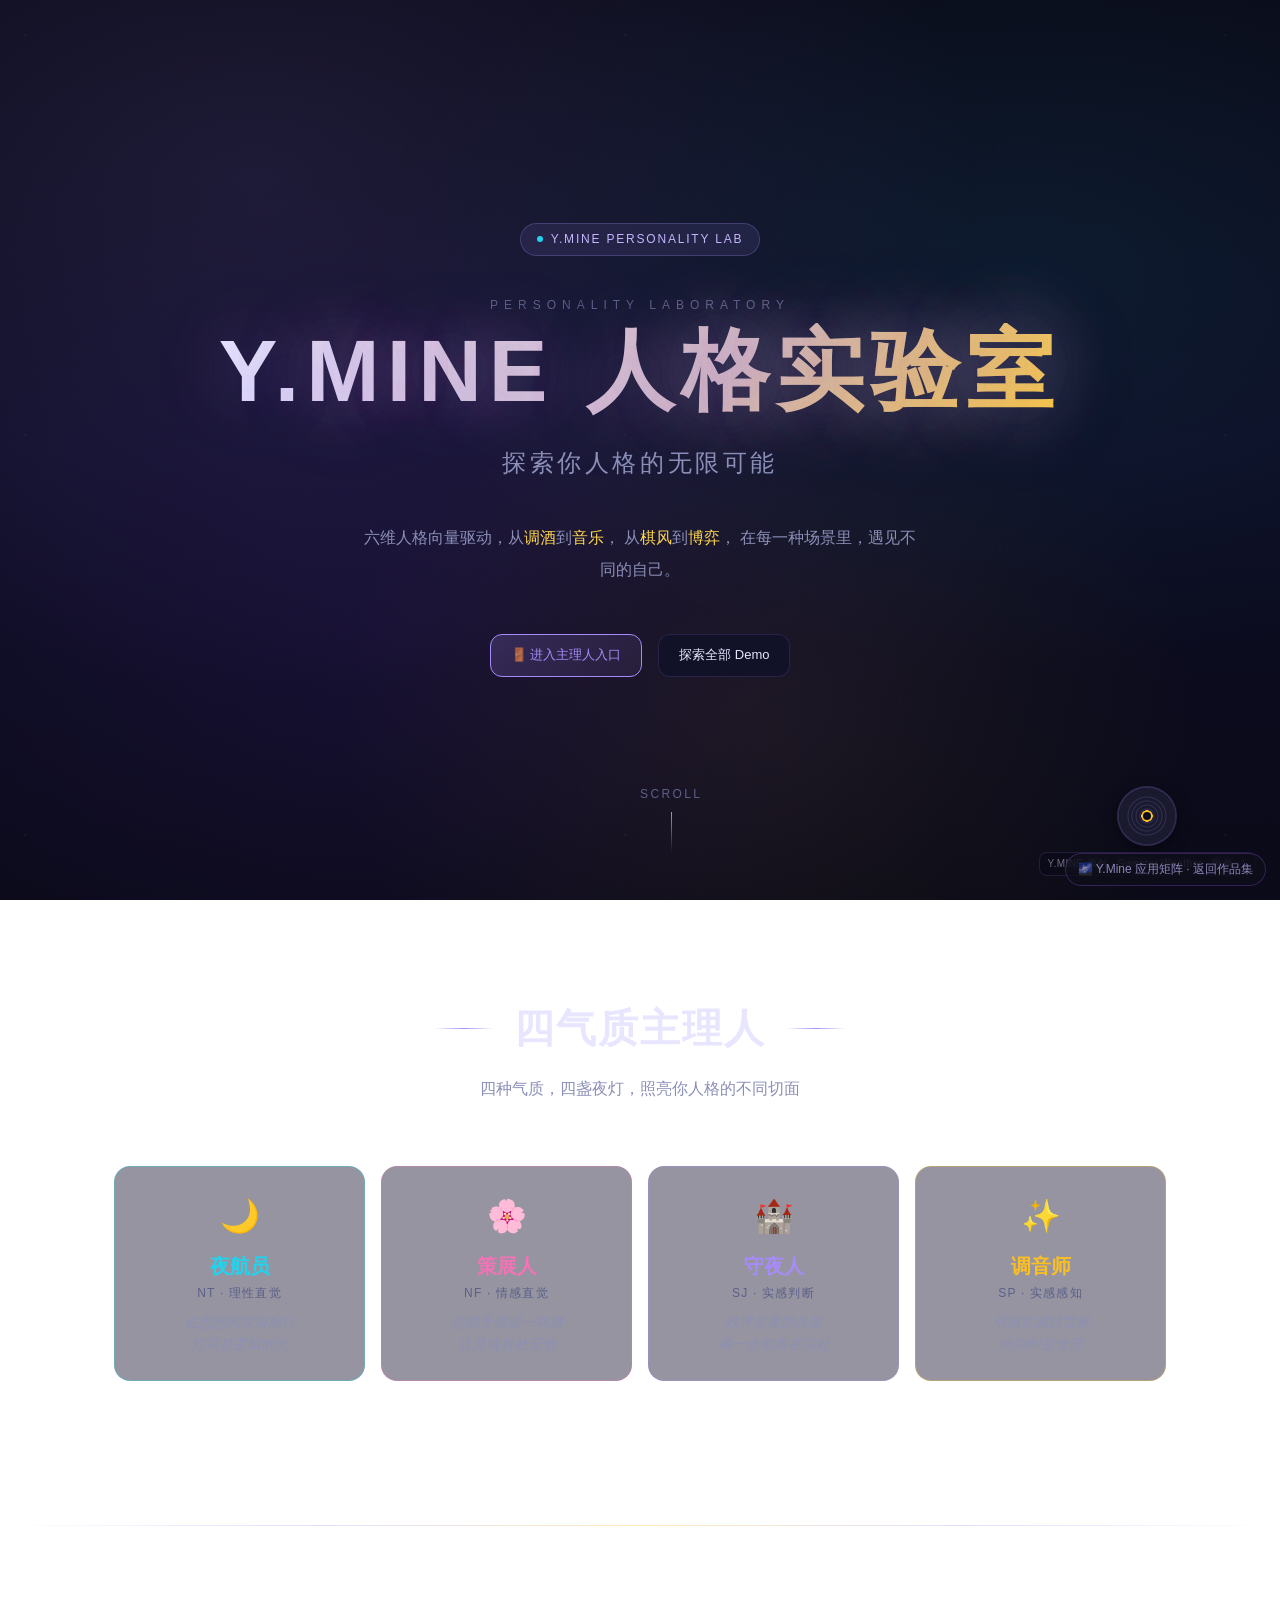
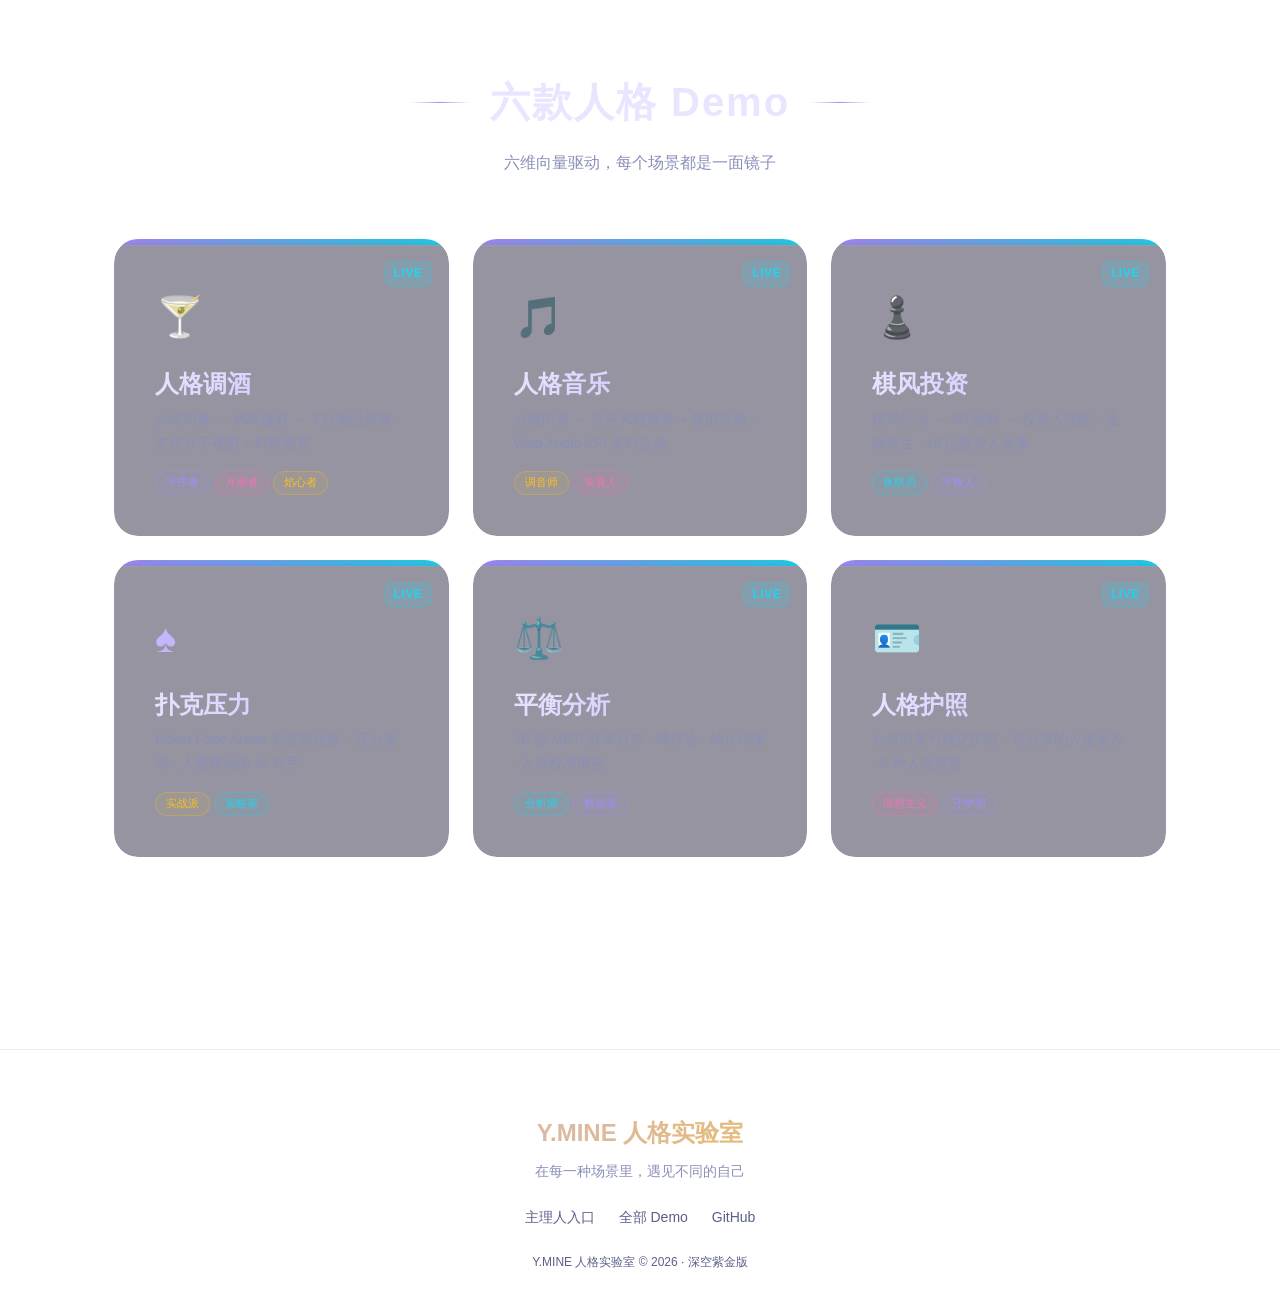
<file: index.html>
<!DOCTYPE html>
<html lang="zh-CN">
<head>
  <meta charset="UTF-8">
  <meta name="viewport" content="width=device-width, initial-scale=1.0">
  <title>Y.MINE 人格实验室 — 探索你人格的无限可能</title>
  <meta name="description" content="Y.MINE 人格实验室 - 用调酒、音乐、棋风等趣味方式探索你的人格维度">
  <link rel="stylesheet" href="shared/styles.css">
  <style>
    /* ---------- Hero 区域 ---------- */
    .hero {
      min-height: 100vh;
      display: flex;
      flex-direction: column;
      align-items: center;
      justify-content: center;
      padding: var(--space-4xl) var(--space-lg);
      text-align: center;
      position: relative;
    }

    .hero-badge {
      display: inline-flex;
      align-items: center;
      gap: 8px;
      padding: 6px 16px;
      background: rgba(167, 139, 250, 0.1);
      border: 1px solid rgba(167, 139, 250, 0.25);
      border-radius: var(--radius-full);
      font-size: var(--fs-micro);
      color: var(--primary-purple-light);
      letter-spacing: 0.15em;
      margin-bottom: var(--space-xl);
      animation: fadeInUp 0.8s ease;
    }

    .hero-badge-dot {
      width: 6px;
      height: 6px;
      background: var(--neon-cyan);
      border-radius: 50%;
      animation: pulse-glow 2s ease-in-out infinite;
    }

    .hero-title-wrap {
      margin-bottom: var(--space-lg);
      animation: fadeInUp 0.8s ease 0.1s both;
    }

    .hero-title-en {
      font-size: var(--fs-micro);
      letter-spacing: 0.5em;
      color: var(--text-muted);
      margin-bottom: var(--space-sm);
      text-transform: uppercase;
    }

    .hero-subtitle {
      animation: fadeInUp 0.8s ease 0.2s both;
      max-width: 500px;
      margin: 0 auto var(--space-xl);
      font-size: var(--fs-h3);
      font-weight: var(--fw-light);
      color: var(--text-secondary);
      letter-spacing: 0.15em;
    }

    .hero-narrative {
      font-size: var(--fs-body);
      color: var(--text-secondary);
      max-width: 560px;
      line-height: 2;
      margin-bottom: var(--space-2xl);
      animation: fadeInUp 0.8s ease 0.3s both;
    }

    .hero-narrative em {
      font-style: normal;
      color: var(--amber-gold-light);
    }

    .hero-cta-group {
      display: flex;
      gap: var(--space-md);
      flex-wrap: wrap;
      justify-content: center;
      animation: fadeInUp 0.8s ease 0.4s both;
    }

    .hero-scroll-hint {
      position: absolute;
      bottom: var(--space-2xl);
      left: 50%;
      transform: translateX(-50%);
      display: flex;
      flex-direction: column;
      align-items: center;
      gap: var(--space-sm);
      color: var(--text-muted);
      font-size: var(--fs-micro);
      letter-spacing: 0.2em;
      animation: fadeInUp 0.8s ease 0.6s both, float 3s ease-in-out 1.4s infinite;
    }

    .hero-scroll-hint::after {
      content: '';
      width: 1px;
      height: 40px;
      background: linear-gradient(180deg, var(--primary-purple), transparent);
    }

    /* ---------- Demo 网格 ---------- */
    .demos-section {
      padding: var(--space-4xl) 0;
    }

    .demos-grid {
      display: grid;
      grid-template-columns: repeat(3, 1fr);
      gap: var(--space-lg);
    }

    @media (max-width: 1024px) {
      .demos-grid { grid-template-columns: repeat(2, 1fr); }
    }

    @media (max-width: 640px) {
      .demos-grid { grid-template-columns: 1fr; }
    }

    .demo-card {
      position: relative;
      display: block;
      text-decoration: none;
      border-radius: var(--radius-xl);
      overflow: hidden;
      transition: all var(--transition-base);
      animation: fadeInUp 0.6s ease both;
    }

    .demo-card:nth-child(1) { animation-delay: 0.1s; }
    .demo-card:nth-child(2) { animation-delay: 0.15s; }
    .demo-card:nth-child(3) { animation-delay: 0.2s; }
    .demo-card:nth-child(4) { animation-delay: 0.25s; }
    .demo-card:nth-child(5) { animation-delay: 0.3s; }
    .demo-card:nth-child(6) { animation-delay: 0.35s; }

    .demo-card:hover {
      transform: translateY(-6px);
    }

    .demo-card-top {
      height: 6px;
      background: linear-gradient(90deg, var(--primary-purple), var(--neon-cyan));
    }

    .demo-card-body {
      padding: var(--space-xl);
      background: var(--glass-bg);
      backdrop-filter: blur(var(--glass-blur));
      -webkit-backdrop-filter: blur(var(--glass-blur));
      border: 1px solid var(--glass-border);
      border-top: none;
      border-radius: 0 0 var(--radius-xl) var(--radius-xl);
      box-shadow:
        inset 0 1px 0 rgba(255, 255, 255, 0.05),
        0 8px 32px rgba(0, 0, 0, 0.3);
      transition: all var(--transition-base);
      height: 100%;
    }

    .demo-card:hover .demo-card-body {
      border-color: rgba(167, 139, 250, 0.35);
      box-shadow:
        inset 0 1px 0 rgba(255, 255, 255, 0.08),
        0 20px 50px rgba(0, 0, 0, 0.4),
        0 0 40px rgba(167, 139, 250, 0.12);
    }

    .demo-emoji {
      font-size: 2.5rem;
      margin-bottom: var(--space-md);
      display: block;
      transition: transform var(--transition-bounce);
    }

    .demo-card:hover .demo-emoji {
      transform: scale(1.1) rotate(-5deg);
    }

    .demo-name {
      font-size: var(--fs-h3);
      font-weight: var(--fw-bold);
      margin-bottom: var(--space-xs);
      background: linear-gradient(135deg, var(--text-primary), var(--primary-purple-light));
      -webkit-background-clip: text;
      background-clip: text;
      -webkit-text-fill-color: transparent;
    }

    .demo-description {
      font-size: var(--fs-small);
      color: var(--text-secondary);
      line-height: 1.7;
      margin-bottom: var(--space-md);
    }

    .demo-tags {
      display: flex;
      flex-wrap: wrap;
      gap: var(--space-xs);
    }

    .demo-badge {
      position: absolute;
      top: var(--space-md);
      right: var(--space-md);
      font-size: var(--fs-micro);
      padding: 2px 8px;
      border-radius: var(--radius-sm);
      font-weight: var(--fw-semibold);
      letter-spacing: 0.05em;
    }

    .demo-badge-live {
      background: rgba(34, 211, 238, 0.15);
      color: var(--neon-cyan);
      border: 1px solid rgba(34, 211, 238, 0.3);
    }

    /* ---------- 气质四象限 ---------- */
    .temperaments-section {
      padding: var(--space-4xl) 0;
      position: relative;
    }

    .temp-grid {
      display: grid;
      grid-template-columns: repeat(4, 1fr);
      gap: var(--space-md);
    }

    @media (max-width: 768px) {
      .temp-grid { grid-template-columns: repeat(2, 1fr); }
    }

    .temp-card {
      padding: var(--space-lg);
      border-radius: var(--radius-lg);
      text-align: center;
      transition: all var(--transition-base);
      position: relative;
      overflow: hidden;
      background: var(--glass-bg);
      backdrop-filter: blur(var(--glass-blur));
      -webkit-backdrop-filter: blur(var(--glass-blur));
      border: 1px solid var(--glass-border);
    }

    .temp-card:hover {
      transform: translateY(-4px);
    }

    .temp-card.nt { border-color: rgba(34, 211, 238, 0.3); }
    .temp-card.nt:hover { box-shadow: 0 0 30px rgba(34, 211, 238, 0.15); }
    .temp-card.nf { border-color: rgba(244, 114, 182, 0.3); }
    .temp-card.nf:hover { box-shadow: 0 0 30px rgba(244, 114, 182, 0.15); }
    .temp-card.sj { border-color: rgba(167, 139, 250, 0.3); }
    .temp-card.sj:hover { box-shadow: 0 0 30px rgba(167, 139, 250, 0.15); }
    .temp-card.sp { border-color: rgba(251, 191, 36, 0.3); }
    .temp-card.sp:hover { box-shadow: 0 0 30px rgba(251, 191, 36, 0.15); }

    .temp-emoji {
      font-size: 2rem;
      margin-bottom: var(--space-sm);
    }

    .temp-name {
      font-size: var(--fs-h4);
      font-weight: var(--fw-bold);
      margin-bottom: 2px;
    }

    .temp-card.nt .temp-name { color: var(--nt-color); }
    .temp-card.nf .temp-name { color: var(--nf-color); }
    .temp-card.sj .temp-name { color: var(--sj-color); }
    .temp-card.sp .temp-name { color: var(--sp-color); }

    .temp-role {
      font-size: var(--fs-micro);
      color: var(--text-muted);
      letter-spacing: 0.1em;
    }

    .temp-poem {
      font-size: var(--fs-small);
      color: var(--text-secondary);
      margin-top: var(--space-sm);
      line-height: 1.6;
      font-style: italic;
      opacity: 0.8;
    }

    /* ---------- 页脚 ---------- */
    .site-footer {
      padding: var(--space-3xl) 0 var(--space-xl);
      border-top: 1px solid var(--glass-border);
      text-align: center;
      margin-top: var(--space-4xl);
    }

    .footer-brand {
      font-size: var(--fs-h3);
      font-weight: var(--fw-bold);
      background: linear-gradient(135deg, var(--primary-purple-light), var(--amber-gold));
      -webkit-background-clip: text;
      background-clip: text;
      -webkit-text-fill-color: transparent;
      margin-bottom: var(--space-sm);
    }

    .footer-tagline {
      font-size: var(--fs-small);
      color: var(--text-secondary);
      margin-bottom: var(--space-lg);
    }

    .footer-links {
      display: flex;
      justify-content: center;
      gap: var(--space-lg);
      margin-bottom: var(--space-lg);
      flex-wrap: wrap;
    }

    .footer-link {
      font-size: var(--fs-small);
      color: var(--text-muted);
      transition: color var(--transition-fast);
    }

    .footer-link:hover {
      color: var(--primary-purple-light);
    }

    .footer-copyright {
      font-size: var(--fs-micro);
      color: var(--text-muted);
    }
  </style>
  <link rel="stylesheet" href="shared/radio.css">
</head>
<body>
  <!-- Hero 区域 -->
  <section class="hero">
    <div class="hero-badge">
      <span class="hero-badge-dot"></span>
      Y.MINE PERSONALITY LAB
    </div>

    <div class="hero-title-wrap">
      <div class="hero-title-en">Personality Laboratory</div>
      <h1 class="hero-title" data-text="Y.MINE 人格实验室">Y.MINE 人格实验室</h1>
    </div>

    <p class="hero-subtitle">探索你人格的无限可能</p>

    <p class="hero-narrative">
      六维人格向量驱动，从<em>调酒</em>到<em>音乐</em>，
      从<em>棋风</em>到<em>博弈</em>，
      在每一种场景里，遇见不同的自己。
    </p>

    <div class="hero-cta-group">
      <a href="host-intro/" class="btn btn-primary btn-shimmer">🚪 进入主理人入口</a>
      <a href="#demos" class="btn btn-ghost">探索全部 Demo</a>
    </div>

    <div class="hero-scroll-hint">
      SCROLL
    </div>
  </section>

  <!-- 气质四象限 -->
  <section class="temperaments-section">
    <div class="container">
      <div class="section-header">
        <h2 class="section-title">四气质主理人</h2>
        <p class="section-desc">四种气质，四盏夜灯，照亮你人格的不同切面</p>
      </div>

      <div class="temp-grid">
        <div class="temp-card nt">
          <div class="temp-emoji">🌙</div>
          <div class="temp-name">夜航员</div>
          <div class="temp-role">NT · 理性直觉</div>
          <div class="temp-poem">在思想的深海航行<br>灯塔是逻辑的光</div>
        </div>
        <div class="temp-card nf">
          <div class="temp-emoji">🌸</div>
          <div class="temp-name">策展人</div>
          <div class="temp-role">NF · 情感直觉</div>
          <div class="temp-poem">把感受调成一杯酒<br>让灵魂有处安放</div>
        </div>
        <div class="temp-card sj">
          <div class="temp-emoji">🏰</div>
          <div class="temp-name">守夜人</div>
          <div class="temp-role">SJ · 实感判断</div>
          <div class="temp-poem">秩序是夜的骨架<br>每一步都落在实处</div>
        </div>
        <div class="temp-card sp">
          <div class="temp-emoji">✨</div>
          <div class="temp-name">调音师</div>
          <div class="temp-role">SP · 实感感知</div>
          <div class="temp-poem">用感官调试世界<br>此刻即是全部</div>
        </div>
      </div>
    </div>
  </section>

  <div class="divider-gradient"></div>

  <!-- Demo 网格 -->
  <section class="demos-section" id="demos">
    <div class="container">
      <div class="section-header">
        <h2 class="section-title">六款人格 Demo</h2>
        <p class="section-desc">六维向量驱动，每个场景都是一面镜子</p>
      </div>

      <div class="demos-grid">
        <!-- 人格调酒 -->
        <a href="cocktail/" class="demo-card shimmer">
          <div class="demo-card-top"></div>
          <div class="demo-card-body">
            <span class="demo-badge demo-badge-live">LIVE</span>
            <span class="demo-emoji">🍸</span>
            <h3 class="demo-name">人格调酒</h3>
            <p class="demo-description">六维向量 → 风味偏好 → 3 款酒品推荐，支持分子视图 + 时段推荐</p>
            <div class="demo-tags">
              <span class="tag tag-sj">守序者</span>
              <span class="tag tag-nf">月潮者</span>
              <span class="tag tag-sp">焰心者</span>
            </div>
          </div>
        </a>

        <!-- 人格音乐 -->
        <a href="music/" class="demo-card shimmer">
          <div class="demo-card-top"></div>
          <div class="demo-card-body">
            <span class="demo-badge demo-badge-live">LIVE</span>
            <span class="demo-emoji">🎵</span>
            <h3 class="demo-name">人格音乐</h3>
            <p class="demo-description">六维向量 → 音乐风格推荐 + 氛围音频，Web Audio API 实时合成</p>
            <div class="demo-tags">
              <span class="tag tag-sp">调音师</span>
              <span class="tag tag-nf">策展人</span>
            </div>
          </div>
        </a>

        <!-- 棋风投资 -->
        <a href="chess/" class="demo-card shimmer">
          <div class="demo-card-top"></div>
          <div class="demo-card-body">
            <span class="demo-badge demo-badge-live">LIVE</span>
            <span class="demo-emoji">♟️</span>
            <h3 class="demo-name">棋风投资</h3>
            <p class="demo-description">棋局行为 → 3D 坐标 → 投资人匹配，金融孪生 · 16 位投资人画像</p>
            <div class="demo-tags">
              <span class="tag tag-nt">夜航员</span>
              <span class="tag tag-sj">守夜人</span>
            </div>
          </div>
        </a>

        <!-- 扑克压力 -->
        <a href="poker/" class="demo-card shimmer">
          <div class="demo-card-top"></div>
          <div class="demo-card-body">
            <span class="demo-badge demo-badge-live">LIVE</span>
            <span class="demo-emoji">♠️</span>
            <h3 class="demo-name">扑克压力</h3>
            <p class="demo-description">Poker Face Arena 彩蛋简化版，压力测试 · 人格驱动的 AI 对手</p>
            <div class="demo-tags">
              <span class="tag tag-sp">实战派</span>
              <span class="tag tag-nt">策略家</span>
            </div>
          </div>
        </a>

        <!-- 平衡分析 -->
        <a href="balance/" class="demo-card shimmer">
          <div class="demo-card-top"></div>
          <div class="demo-card-body">
            <span class="demo-badge demo-badge-live">LIVE</span>
            <span class="demo-emoji">⚖️</span>
            <h3 class="demo-name">平衡分析</h3>
            <p class="demo-description">16 型 MBTI 胜率分布 · 博弈论 · 纳什均衡 · 人格校准报告</p>
            <div class="demo-tags">
              <span class="tag tag-nt">分析师</span>
              <span class="tag tag-sj">数据派</span>
            </div>
          </div>
        </a>

        <!-- 人格护照 -->
        <a href="passport/" class="demo-card shimmer">
          <div class="demo-card-top"></div>
          <div class="demo-card-body">
            <span class="demo-badge demo-badge-live">LIVE</span>
            <span class="demo-emoji">🪪</span>
            <h3 class="demo-name">人格护照</h3>
            <p class="demo-description">六维向量可视化护照，可分享的人格名片 · 9 种人格原型</p>
            <div class="demo-tags">
              <span class="tag tag-nf">理想主义</span>
              <span class="tag tag-sj">守护型</span>
            </div>
          </div>
        </a>
      </div>
    </div>
  </section>

  <!-- 页脚 -->
  <footer class="site-footer">
    <div class="container">
      <div class="footer-brand">Y.MINE 人格实验室</div>
      <div class="footer-tagline">在每一种场景里，遇见不同的自己</div>
      <div class="footer-links">
        <a href="host-intro/" class="footer-link">主理人入口</a>
        <a href="#demos" class="footer-link">全部 Demo</a>
        <a href="https://github.com/HelloMInd-star/ymine-demos" target="_blank" rel="noopener" class="footer-link">GitHub</a>
      </div>
      <div class="footer-copyright">Y.MINE 人格实验室 © 2026 · 深空紫金版</div>
    </div>
  </footer>
  <script src="shared/radio.js"></script>
<a href="https://hellomind-star.github.io/ymine-validation-hub/" target="_blank" rel="noopener" style="position:fixed;right:14px;bottom:14px;z-index:9999;display:inline-flex;align-items:center;gap:6px;padding:6px 12px;border-radius:999px;background:rgba(15,17,26,.85);border:1px solid rgba(168,85,247,.4);color:#c4b5fd;font-size:12px;font-family:-apple-system,'PingFang SC','Microsoft YaHei',sans-serif;text-decoration:none;backdrop-filter:blur(6px);opacity:.7;transition:opacity .2s" onmouseover="this.style.opacity='1'" onmouseout="this.style.opacity='.7'">🌌 Y.Mine 应用矩阵 · 返回作品集</a>
</body>
</html>
</file>
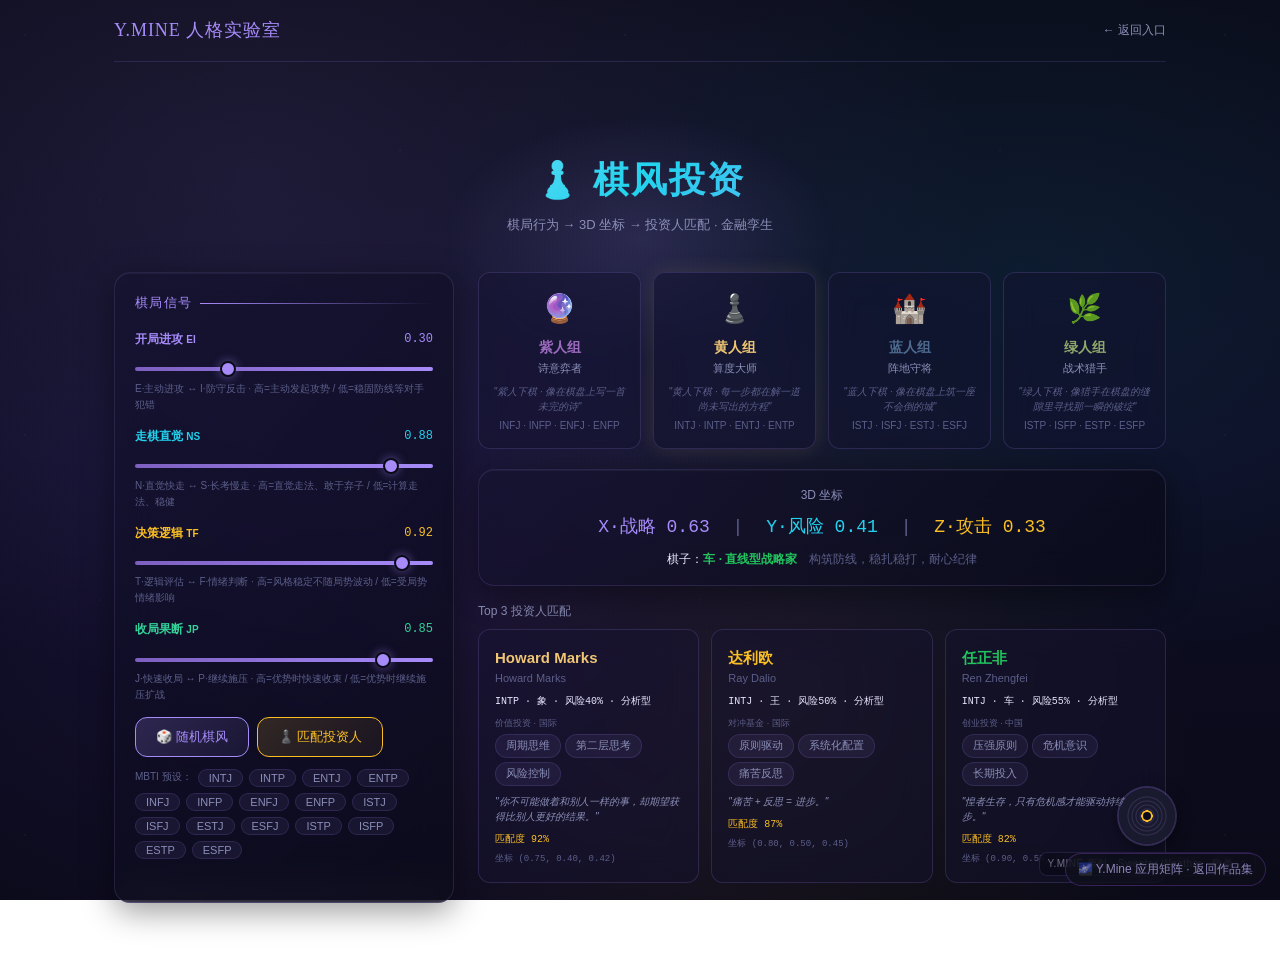
<file: chess/index.html>
<!DOCTYPE html>
<html lang="zh-CN">
<head>
  <meta charset="UTF-8">
  <meta name="viewport" content="width=device-width, initial-scale=1.0">
  <title>棋风投资 Demo · Y.MINE 人格实验室</title>
  <link rel="stylesheet" href="../shared/styles.css">
  <link rel="stylesheet" href="upgrade.css">
  <style>
    .page-header { text-align: center; padding: 40px 0 30px; }
    .page-header h1 { font-family: var(--font-display); font-size: 32px; letter-spacing: 0.06em; }
    .page-header p { color: var(--text-secondary); font-size: 13px; margin-top: 6px; }

    .layout { display: grid; grid-template-columns: 340px 1fr; gap: 24px; padding-bottom: 60px; }
    @media (max-width: 768px) { .layout { grid-template-columns: 1fr; } }

    .control-panel { padding: 20px; }
    .panel-title { font-size: 13px; color: var(--purple); text-transform: uppercase; letter-spacing: 0.1em; margin-bottom: 16px; display: flex; align-items: center; gap: 8px; }
    .panel-title::after { content: ''; flex: 1; height: 1px; background: linear-gradient(90deg, var(--purple), transparent); }

    .signal-group { margin-bottom: 14px; }
    .signal-header { display: flex; justify-content: space-between; align-items: center; margin-bottom: 4px; }
    .signal-label { font-size: 12px; font-weight: 600; }
    .signal-value { font-size: 12px; font-family: var(--font-mono); }
    .signal-desc { font-size: 10px; color: var(--text-muted); margin-top: 2px; }

    .score-row { display: flex; justify-content: space-between; padding: 4px 0; font-size: 12px; }
    .score-label { color: var(--text-secondary); }
    .score-bar { width: 80px; height: 4px; border-radius: 2px; background: rgba(255,255,255,0.06); overflow: hidden; align-self: center; }
    .score-fill { height: 100%; border-radius: 2px; transition: width 0.4s; }

    /* 投资人卡片 */
    .investor-cards { display: grid; grid-template-columns: repeat(3, 1fr); gap: 12px; margin-bottom: 20px; }
    @media (max-width: 1024px) { .investor-cards { grid-template-columns: repeat(2, 1fr); } }
    @media (max-width: 640px) { .investor-cards { grid-template-columns: 1fr; } }

    .investor-card {
      padding: 16px; border-radius: var(--radius-md); background: var(--bg-card);
      border: 1px solid var(--border); transition: all var(--transition);
      animation: fadeIn 0.5s ease-out;
    }
    .investor-card:hover { border-color: var(--purple); }
    .investor-card .i-name { font-size: 15px; font-weight: 600; }
    .investor-card .i-en { font-size: 11px; color: var(--text-muted); margin-bottom: 6px; }
    .investor-card .i-mbti { font-size: 10px; font-family: var(--font-mono); margin-bottom: 6px; }
    .investor-card .i-tags { display: flex; flex-wrap: wrap; gap: 4px; margin-bottom: 8px; }
    .investor-card .i-quote { font-size: 10px; color: var(--text-secondary); font-style: italic; line-height: 1.5; margin-bottom: 8px; }
    .investor-card .i-match { font-size: 10px; color: var(--gold); font-family: var(--font-mono); }
    .investor-card .i-coord { font-size: 9px; color: var(--text-muted); font-family: var(--font-mono); margin-top: 4px; }

    /* 棋风组 */
    .temperament-grid { display: grid; grid-template-columns: repeat(4, 1fr); gap: 12px; margin-bottom: 20px; }
    @media (max-width: 768px) { .temperament-grid { grid-template-columns: repeat(2, 1fr); } }
    .temp-card {
      padding: 14px; border-radius: var(--radius-md); background: var(--bg-card);
      border: 1px solid var(--border); text-align: center; transition: all var(--transition);
    }
    .temp-card:hover { transform: translateY(-1px); }
    .temp-card .t-symbol { font-size: 28px; margin-bottom: 4px; }
    .temp-card .t-name { font-size: 14px; font-weight: 600; margin-bottom: 2px; }
    .temp-card .t-archetype { font-size: 11px; color: var(--text-secondary); margin-bottom: 6px; }
    .temp-card .t-poem { font-size: 10px; color: var(--text-muted); font-style: italic; line-height: 1.5; }

    .empty-state { text-align: center; padding: 60px 20px; color: var(--text-muted); font-size: 13px; }
    .empty-state .big-emoji { font-size: 48px; margin-bottom: 12px; display: block; }
  </style>
  <link rel="stylesheet" href="../shared/radio.css">
</head>
<body>
  <div class="container">
    <div class="nav-bar">
      <a href="../" class="nav-brand">Y.MINE 人格实验室</a>
      <a href="../" class="nav-back">← 返回入口</a>
    </div>
    <div class="page-header">
      <h1 class="text-purple">♟️ 棋风投资</h1>
      <p>棋局行为 → 3D 坐标 → 投资人匹配 · 金融孪生</p>
    </div>

    <div class="layout">
      <div class="control-panel glass">
        <div class="panel-title">棋局信号</div>
        <div id="signals"></div>
        <div class="btn-row" style="margin-top:12px;display:flex;flex-wrap:wrap;gap:8px;">
          <button class="btn btn-primary" id="btn-random">🎲 随机棋风</button>
          <button class="btn btn-gold" id="btn-match">♟️ 匹配投资人</button>
        </div>
        <div style="margin-top:12px;display:flex;flex-wrap:wrap;gap:6px;" id="presets">
          <span style="font-size:10px;color:var(--text-muted);">MBTI 预设：</span>
        </div>
      </div>
      <div id="results"></div>
    </div>
  </div>

  <script src="../shared/theme.js"></script>
  <script>
    // ═════════════════════════════════════════════════════════
    // 数据：来自主项目 investorTwin.ts + mbtiChessData.ts
    // ═════════════════════════════════════════════════════════
    const PIECE_COLORS = { Rook: '#22c55e', Bishop: '#f0c674', Knight: '#f472b6', Queen: '#a78bfa', King: '#fbbf24' };
    const PIECE_NAMES = { Rook: '车', Bishop: '象', Knight: '马', Queen: '后', King: '王' };

    const CHESS_PIECES = [
      { piece: 'Rook', name: '车', style: '直线型战略家', features: '构筑防线，稳扎稳打，耐心纪律', boundary: { yMax: 0.40, xMax: 0.45, zMax: 0.40 } },
      { piece: 'Bishop', name: '象', style: '斜线型思考者', features: '非常规角度切入，发现盲区', boundary: { yMin: 0.30, yMax: 0.50, xMin: 0.30, xMax: 0.60, zMin: 0.40, zMax: 0.60 } },
      { piece: 'Knight', name: '马', style: '跳跃型突破者', features: '行动非线性，意外位置突破', boundary: { yMin: 0.65, xMax: 0.72, zMin: 0.70 } },
      { piece: 'Queen', name: '后', style: '全域型进攻者', features: '攻守兼备，大范围布局', boundary: { yMin: 0.65, xMin: 0.72, zMin: 0.70 } },
      { piece: 'King', name: '王', style: '系统型核心者', features: '原则体系中枢，全局灵魂', boundary: { yMin: 0.30, yMax: 0.72, xMin: 0.72, zMin: 0.30, zMax: 0.60 } },
    ];

    const INVESTORS = [
      { name: '巴菲特', nameEn: 'Warren Buffett', mbti: 'INTJ', risk: 10, timeValue: 95, decisionStyle: '分析型', chessPiece: 'Rook', school: '价值投资', region: '国际', tags: ['价值投资','长期持有','安全边际'], quote: '别人恐惧我贪婪，别人贪婪我恐惧。', coordinate: { x: 0.95, y: 0.10, z: 0.05 } },
      { name: '芒格', nameEn: 'Charlie Munger', mbti: 'INTP', risk: 20, timeValue: 95, decisionStyle: '分析型', chessPiece: 'Bishop', school: '价值投资', region: '国际', tags: ['逆向思维','多元思维模型','延迟满足'], quote: '反过来想，总是反过来想。', coordinate: { x: 0.95, y: 0.20, z: 0.15 } },
      { name: '索罗斯', nameEn: 'George Soros', mbti: 'ENTP', risk: 85, timeValue: 50, decisionStyle: '直觉型', chessPiece: 'Queen', school: '对冲基金', region: '国际', tags: ['反身性','宏观对冲','速战速决'], quote: '对错不重要，正确时赚了多少才重要。', coordinate: { x: 0.50, y: 0.85, z: 0.82 } },
      { name: '达利欧', nameEn: 'Ray Dalio', mbti: 'INTJ', risk: 50, timeValue: 80, decisionStyle: '分析型', chessPiece: 'King', school: '对冲基金', region: '国际', tags: ['原则驱动','系统化配置','痛苦反思'], quote: '痛苦 + 反思 = 进步。', coordinate: { x: 0.80, y: 0.50, z: 0.45 } },
      { name: '林奇', nameEn: 'Peter Lynch', mbti: 'ENFP', risk: 65, timeValue: 55, decisionStyle: '直觉型', chessPiece: 'Knight', school: '成长投资', region: '国际', tags: ['自下而上','灵活调整','成长发现'], quote: '投资你所知道的。', coordinate: { x: 0.55, y: 0.65, z: 0.72 } },
      { name: '孙正义', nameEn: 'Masayoshi Son', mbti: 'ENTJ', risk: 98, timeValue: 20, decisionStyle: '直觉型', chessPiece: 'Queen', school: '风险投资', region: '国际', tags: ['激进押注','愿景驱动','重仓未来'], quote: '要么做第一，要么做唯一。', coordinate: { x: 0.20, y: 0.98, z: 0.95 } },
      { name: '格雷厄姆', nameEn: 'Benjamin Graham', mbti: 'ISTJ', risk: 5, timeValue: 85, decisionStyle: '分析型', chessPiece: 'Rook', school: '价值投资', region: '国际', tags: ['价值发现','安全边际','市场先生'], quote: '市场短期是投票机，长期是称重机。', coordinate: { x: 0.85, y: 0.05, z: 0.03 } },
      { name: '保尔森', nameEn: 'John Paulson', mbti: 'ESTJ', risk: 90, timeValue: 45, decisionStyle: '分析型', chessPiece: 'Bishop', school: '对冲基金', region: '国际', tags: ['机会驱动','集中押注','反向操作'], quote: '当机会来临时，下重注。', coordinate: { x: 0.45, y: 0.90, z: 0.85 } },
      { name: '伊坎', nameEn: 'Carl Icahn', mbti: 'ESTP', risk: 88, timeValue: 15, decisionStyle: '直觉型', chessPiece: 'Knight', school: '对冲基金', region: '国际', tags: ['激进主义','快速调仓','价值催化'], quote: '买低卖高，华尔街的真理。', coordinate: { x: 0.15, y: 0.88, z: 0.90 } },
      { name: '邓普顿', nameEn: 'John Templeton', mbti: 'INFJ', risk: 45, timeValue: 98, decisionStyle: '分析型', chessPiece: 'King', school: '价值投资', region: '国际', tags: ['全球配置','逆向投资','长期复利'], quote: '最悲观的时刻，是最好的买入时机。', coordinate: { x: 0.98, y: 0.45, z: 0.35 } },
      { name: 'Elon Musk', nameEn: 'Elon Musk', mbti: 'ENTJ', risk: 99, timeValue: 25, decisionStyle: '直觉型', chessPiece: 'Queen', school: '创业投资', region: '国际', tags: ['颠覆创新','第一性原理','极限押注'], quote: '当某件事足够重要时，即使胜算不大也该去做。', coordinate: { x: 0.25, y: 0.99, z: 0.98 } },
      { name: 'Jeff Bezos', nameEn: 'Jeff Bezos', mbti: 'INTJ', risk: 35, timeValue: 92, decisionStyle: '分析型', chessPiece: 'Rook', school: '创业投资', region: '国际', tags: ['长期主义','客户至上','飞轮效应'], quote: '如果你决定要做得好，就值得多投入几天思考。', coordinate: { x: 0.92, y: 0.35, z: 0.25 } },
      { name: '马云', nameEn: 'Jack Ma', mbti: 'ENFJ', risk: 75, timeValue: 70, decisionStyle: '直觉型', chessPiece: 'King', school: '创业投资', region: '中国', tags: ['战略远见','生态布局','使命驱动'], quote: '今天很残酷，明天更残酷，后天很美好。', coordinate: { x: 0.70, y: 0.75, z: 0.55 } },
      { name: '任正非', nameEn: 'Ren Zhengfei', mbti: 'INTJ', risk: 55, timeValue: 90, decisionStyle: '分析型', chessPiece: 'Rook', school: '创业投资', region: '中国', tags: ['压强原则','危机意识','长期投入'], quote: '惶者生存，只有危机感才能驱动持续进步。', coordinate: { x: 0.90, y: 0.55, z: 0.35 } },
      { name: 'Howard Marks', nameEn: 'Howard Marks', mbti: 'INTP', risk: 40, timeValue: 75, decisionStyle: '分析型', chessPiece: 'Bishop', school: '价值投资', region: '国际', tags: ['周期思维','第二层思考','风险控制'], quote: '你不可能做着和别人一样的事，却期望获得比别人更好的结果。', coordinate: { x: 0.75, y: 0.40, z: 0.42 } },
      { name: 'Cathie Wood', nameEn: 'Cathie Wood', mbti: 'ENTP', risk: 95, timeValue: 65, decisionStyle: '直觉型', chessPiece: 'Knight', school: '成长投资', region: '国际', tags: ['颠覆性创新','长期主题','高波动容忍'], quote: '创新会带来颠覆，而颠覆会创造巨大的价值。', coordinate: { x: 0.65, y: 0.95, z: 0.88 } },
    ];

    const CHESS_TEMPERAMENTS = [
      { id: 'NF', name: '紫人组', color: '#9d6bbf', chessArchetype: '诗意弈者', chessStyle: '以美感与直觉布局 · 敢于牺牲求攻势', poem: '紫人下棋 · 像在棋盘上写一首未完的诗', mbtiMembers: ['INFJ','INFP','ENFJ','ENFP'], vector: { TOL: 0.55, SPD: 0.62, INF: 0.45, ENT: 0.72, LEAD: 0.5, VIS: 0.78 } },
      { id: 'NT', name: '黄人组', color: '#f0c674', chessArchetype: '算度大师', chessStyle: '以深度计算与逻辑评估主导局面', poem: '黄人下棋 · 每一步都在解一道尚未写出的方程', mbtiMembers: ['INTJ','INTP','ENTJ','ENTP'], vector: { TOL: 0.75, SPD: 0.55, INF: 0.82, ENT: 0.4, LEAD: 0.65, VIS: 0.6 } },
      { id: 'SJ', name: '蓝人组', color: '#4d6b8f', chessArchetype: '阵地守将', chessStyle: '稳健布局 · 步步为营 · 不轻易冒险', poem: '蓝人下棋 · 像在棋盘上筑一座不会倒的城', mbtiMembers: ['ISTJ','ISFJ','ESTJ','ESFJ'], vector: { TOL: 0.8, SPD: 0.45, INF: 0.7, ENT: 0.35, LEAD: 0.55, VIS: 0.4 } },
      { id: 'SP', name: '绿人组', color: '#8fa86b', chessArchetype: '战术猎手', chessStyle: '灵活变阵 · 战术敏锐 · 抓住瞬间机会', poem: '绿人下棋 · 像猎手在棋盘的缝隙里寻找那一瞬的破绽', mbtiMembers: ['ISTP','ISFP','ESTP','ESFP'], vector: { TOL: 0.5, SPD: 0.8, INF: 0.4, ENT: 0.6, LEAD: 0.55, VIS: 0.62 } },
    ];

    const MBTI_INVEST_STYLES = {
      INTJ: { typeName: '建筑师', chessPiece: 'Rook', features: '战略导向，偏好独立研究，追求最优解', strategy: '价值投资、长期规划、系统化配置' },
      INTP: { typeName: '思想家', chessPiece: 'Bishop', features: '理论驱动，好奇心强，善于发现规律', strategy: '深度研究、逆向思考、第二层思维' },
      ENTJ: { typeName: '指挥官', chessPiece: 'Queen', features: '果断自信，目标导向，敢于押注', strategy: '主动出击、集中投资、愿景驱动' },
      ENTP: { typeName: '辩论家', chessPiece: 'Knight', features: '创新思维，善于发现机会，多角度思考', strategy: '颠覆性投资、灵活调仓、趋势捕捉' },
      INFJ: { typeName: '倡导者', chessPiece: 'King', features: '洞察力强，价值驱动，追求意义', strategy: '使命投资、长期价值、影响力投资' },
      INFP: { typeName: '调停者', chessPiece: 'Bishop', features: '理想主义，关注长期价值，忠诚于信念', strategy: '价值观投资、长期持有、伦理投资' },
      ENFJ: { typeName: '主人公', chessPiece: 'King', features: '富有感染力，激励他人，团队协作', strategy: '生态投资、社会企业、长期愿景' },
      ENFP: { typeName: '竞赛者', chessPiece: 'Knight', features: '热情洋溢，适应力强，善于发现可能', strategy: '成长投资、灵活配置、机会捕捉' },
      ISTJ: { typeName: '物流师', chessPiece: 'Rook', features: '尽职尽责，注重细节，遵守规则', strategy: '价值投资、安全边际、长期持有' },
      ISFJ: { typeName: '守卫者', chessPiece: 'Rook', features: '稳定可靠，保守谨慎，注重保护', strategy: '防御性投资、蓝筹股、定息收入' },
      ESTJ: { typeName: '执行者', chessPiece: 'Bishop', features: '高效务实，注重结果，执行力强', strategy: '机会投资、集中押注、主动管理' },
      ESFJ: { typeName: '供给者', chessPiece: 'Rook', features: '乐于助人，关注他人，社区协作', strategy: '稳健配置、分红投资、长期积累' },
      ISTP: { typeName: '鉴赏家', chessPiece: 'Knight', features: '灵活务实，注重效率，敢于冒险', strategy: '短线交易、机会投资、高风险高回报' },
      ISFP: { typeName: '探险家', chessPiece: 'Knight', features: '富有艺术感，追求自由，适应变化', strategy: '灵活配置、机会主义、分散投资' },
      ESTP: { typeName: '企业家', chessPiece: 'Knight', features: '行动导向，善于把握机会，勇于竞争', strategy: '激进投资、短线操作、趋势跟踪' },
      ESFP: { typeName: '表演者', chessPiece: 'Queen', features: '充满活力，享受当下，善于社交', strategy: '社交投资、趋势投资、灵活配置' },
    };

    const SIGNAL_DEFS = [
      { key: 'openingAggression', label: '开局进攻', dim: 'EI', poleA: 'E·主动进攻', poleB: 'I·防守反击', color: '#A78BFA', desc: '高=主动发起攻势 / 低=稳固防线等对手犯错' },
      { key: 'moveIntuition', label: '走棋直觉', dim: 'NS', poleA: 'N·直觉快走', poleB: 'S·长考慢走', color: '#22D3EE', desc: '高=直觉走法、敢于弃子 / 低=计算走法、稳健' },
      { key: 'decisionLogic', label: '决策逻辑', dim: 'TF', poleA: 'T·逻辑评估', poleB: 'F·情绪判断', color: '#FBBF24', desc: '高=风格稳定不随局势波动 / 低=受局势情绪影响' },
      { key: 'endgameDecisiveness', label: '收局果断', dim: 'JP', poleA: 'J·快速收局', poleB: 'P·继续施压', color: '#34D399', desc: '高=优势时快速收束 / 低=优势时继续施压扩战' },
    ];

    // ═════════════════════════════════════════════════════════
    // 核心算法：棋风信号 → 3D 坐标
    // ═════════════════════════════════════════════════════════
    function signalsToCoordinate(sig) {
      const x = (1 - sig.openingAggression) * 0.35 + (1 - sig.moveIntuition) * 0.25 + sig.decisionLogic * 0.25 + sig.endgameDecisiveness * 0.15;
      const y = sig.openingAggression * 0.35 + sig.moveIntuition * 0.30 + (1 - sig.decisionLogic) * 0.20 + (1 - sig.endgameDecisiveness) * 0.15;
      const z = sig.openingAggression * 0.50 + (1 - sig.endgameDecisiveness) * 0.35 + sig.moveIntuition * 0.15;
      return { x: clamp(x, 0, 1), y: clamp(y, 0, 1), z: clamp(z, 0, 1) };
    }

    function classifyPiece(coord) {
      for (const p of CHESS_PIECES) {
        const b = p.boundary;
        if (b.yMax != null && coord.y > b.yMax) continue;
        if (b.yMin != null && coord.y < b.yMin) continue;
        if (b.xMax != null && coord.x > b.xMax) continue;
        if (b.xMin != null && coord.x < b.xMin) continue;
        if (b.zMax != null && coord.z > b.zMax) continue;
        if (b.zMin != null && coord.z < b.zMin) continue;
        return p;
      }
      return CHESS_PIECES[0]; // 默认 Rook
    }

    function signalsToTemperament(sig) {
      const nf = sig.moveIntuition * (1 - sig.decisionLogic);
      const nt = sig.moveIntuition * sig.decisionLogic;
      const sj = (1 - sig.moveIntuition) * sig.endgameDecisiveness;
      const sp = (1 - sig.moveIntuition) * (1 - sig.endgameDecisiveness);
      const max = Math.max(nf, nt, sj, sp);
      const id = max === nf ? 'NF' : max === nt ? 'NT' : max === sj ? 'SJ' : 'SP';
      return CHESS_TEMPERAMENTS.find(t => t.id === id);
    }

    function matchInvestors(coord) {
      return INVESTORS.map(inv => {
        const dx = coord.x - inv.coordinate.x;
        const dy = coord.y - inv.coordinate.y;
        const dz = coord.z - inv.coordinate.z;
        const dist = Math.sqrt(dx * dx + dy * dy + dz * dz);
        return { ...inv, distance: dist, score: 1 - dist / Math.sqrt(3) };
      }).sort((a, b) => a.distance - b.distance);
    }

    // ═════════════════════════════════════════════════════════
    // 初始化
    // ═════════════════════════════════════════════════════════
    const DEFAULT_SIGNALS = { openingAggression: 0.3, moveIntuition: 0.88, decisionLogic: 0.92, endgameDecisiveness: 0.85 };
    let currentSignals = { ...DEFAULT_SIGNALS };

    const signalsEl = $('#signals');
    SIGNAL_DEFS.forEach(def => {
      const div = document.createElement('div');
      div.className = 'signal-group';
      div.innerHTML = `
        <div class="signal-header">
          <span class="signal-label" style="color:${def.color}">${def.label} <small>${def.dim}</small></span>
          <span class="signal-value" style="color:${def.color}" id="val-${def.key}">${currentSignals[def.key].toFixed(2)}</span>
        </div>
        <input type="range" min="0" max="1" step="0.01" value="${currentSignals[def.key]}" data-key="${def.key}">
        <div class="signal-desc">${def.poleA} ↔ ${def.poleB} · ${def.desc}</div>
      `;
      signalsEl.appendChild(div);
    });

    signalsEl.addEventListener('input', (e) => {
      if (e.target.type === 'range') {
        const key = e.target.dataset.key;
        currentSignals[key] = parseFloat(e.target.value);
        const valEl = document.getElementById('val-' + key);
        if (valEl) valEl.textContent = currentSignals[key].toFixed(2);
      }
    });

    $('#btn-random').addEventListener('click', () => {
      SIGNAL_DEFS.forEach(def => {
        currentSignals[def.key] = Math.round(Math.random() * 100) / 100;
        const input = document.querySelector(`input[data-key="${def.key}"]`);
        if (input) input.value = currentSignals[def.key];
        const valEl = document.getElementById('val-' + def.key);
        if (valEl) valEl.textContent = currentSignals[def.key].toFixed(2);
      });
    });

    $('#btn-match').addEventListener('click', () => match());

    // 预设
    const ALL_MBTI = ['INTJ','INTP','ENTJ','ENTP','INFJ','INFP','ENFJ','ENFP','ISTJ','ISFJ','ESTJ','ESFJ','ISTP','ISFP','ESTP','ESFP'];
    const presetsEl = $('#presets');
    ALL_MBTI.forEach(mbti => {
      const btn = document.createElement('button');
      btn.className = 'tag';
      btn.textContent = mbti;
      btn.style.cursor = 'pointer';
      btn.addEventListener('click', () => {
        const style = MBTI_INVEST_STYLES[mbti];
        const temp = signalsToTemperament({ openingAggression: 0.5, moveIntuition: 0.5, decisionLogic: 0.5, endgameDecisiveness: 0.5 });
        // 根据 MBTI 字母推断信号
        const sig = {
          openingAggression: mbti[0] === 'E' ? 0.75 : 0.25,
          moveIntuition: mbti[1] === 'N' ? 0.78 : 0.22,
          decisionLogic: mbti[2] === 'T' ? 0.82 : 0.25,
          endgameDecisiveness: mbti[3] === 'J' ? 0.80 : 0.22,
        };
        currentSignals = sig;
        SIGNAL_DEFS.forEach(def => {
          const input = document.querySelector(`input[data-key="${def.key}"]`);
          if (input) input.value = sig[def.key];
          const valEl = document.getElementById('val-' + def.key);
          if (valEl) valEl.textContent = sig[def.key].toFixed(2);
        });
      });
      presetsEl.appendChild(btn);
    });

    function match() {
      const coord = signalsToCoordinate(currentSignals);
      const piece = classifyPiece(coord);
      const temperament = signalsToTemperament(currentSignals);
      const ranked = matchInvestors(coord);
      const top3 = ranked.slice(0, 3);

      $('#results').innerHTML = `
        <div class="temperament-grid">
          ${CHESS_TEMPERAMENTS.map(t => `
            <div class="temp-card" style="border-color:${t.id === temperament.id ? t.color : 'var(--border)'};box-shadow:${t.id === temperament.id ? '0 0 20px ' + t.color + '22' : 'none'}">
              <div class="t-symbol" style="color:${t.color}">${t.id === 'NF' ? '🔮' : t.id === 'NT' ? '♟️' : t.id === 'SJ' ? '🏰' : '🌿'}</div>
              <div class="t-name" style="color:${t.color}">${t.name}</div>
              <div class="t-archetype">${t.chessArchetype}</div>
              <div class="t-poem">"${t.poem}"</div>
              <div style="font-size:10px;color:var(--text-muted);margin-top:4px;">${t.mbtiMembers.join(' · ')}</div>
            </div>
          `).join('')}
        </div>

        <div class="glass" style="padding:16px;margin-bottom:16px;text-align:center;">
          <div style="font-size:12px;color:var(--text-secondary);margin-bottom:8px;">3D 坐标</div>
          <div style="font-size:18px;font-family:var(--font-mono);">
            <span style="color:#A78BFA;">X·战略 ${coord.x.toFixed(2)}</span>
            <span style="margin:0 12px;color:var(--text-muted);">|</span>
            <span style="color:#22D3EE;">Y·风险 ${coord.y.toFixed(2)}</span>
            <span style="margin:0 12px;color:var(--text-muted);">|</span>
            <span style="color:#FBBF24;">Z·攻击 ${coord.z.toFixed(2)}</span>
          </div>
          <div style="font-size:12px;margin-top:8px;">
            棋子：<span style="color:${PIECE_COLORS[piece.piece]};font-weight:600;">${piece.name} · ${piece.style}</span>
            <span style="color:var(--text-muted);margin-left:8px;">${piece.features}</span>
          </div>
        </div>

        <div style="font-size:12px;color:var(--text-secondary);margin-bottom:8px;">Top 3 投资人匹配</div>
        <div class="investor-cards">
          ${top3.map((inv, i) => `
            <div class="investor-card" style="animation-delay:${i * 0.1}s">
              <div class="i-name" style="color:${PIECE_COLORS[inv.chessPiece]}">${inv.name}</div>
              <div class="i-en">${inv.nameEn}</div>
              <div class="i-mbti">${inv.mbti} · ${PIECE_NAMES[inv.chessPiece]} · 风险${inv.risk}% · ${inv.decisionStyle}</div>
              <div style="font-size:9px;color:var(--text-muted);margin-bottom:4px;">${inv.school} · ${inv.region}</div>
              <div class="i-tags">${inv.tags.map(t => `<span class="tag">${t}</span>`).join('')}</div>
              <div class="i-quote">"${inv.quote}"</div>
              <div class="i-match">匹配度 ${(inv.score * 100).toFixed(0)}%</div>
              <div class="i-coord">坐标 (${inv.coordinate.x.toFixed(2)}, ${inv.coordinate.y.toFixed(2)}, ${inv.coordinate.z.toFixed(2)})</div>
            </div>
          `).join('')}
        </div>
      `;
    }

    match();
  </script>
  <script src="../shared/radio.js"></script>
<a href="https://hellomind-star.github.io/ymine-validation-hub/" target="_blank" rel="noopener" style="position:fixed;right:14px;bottom:14px;z-index:9999;display:inline-flex;align-items:center;gap:6px;padding:6px 12px;border-radius:999px;background:rgba(15,17,26,.85);border:1px solid rgba(168,85,247,.4);color:#c4b5fd;font-size:12px;font-family:-apple-system,'PingFang SC','Microsoft YaHei',sans-serif;text-decoration:none;backdrop-filter:blur(6px);opacity:.7;transition:opacity .2s" onmouseover="this.style.opacity='1'" onmouseout="this.style.opacity='.7'">🌌 Y.Mine 应用矩阵 · 返回作品集</a>
</body>
</html>
</file>
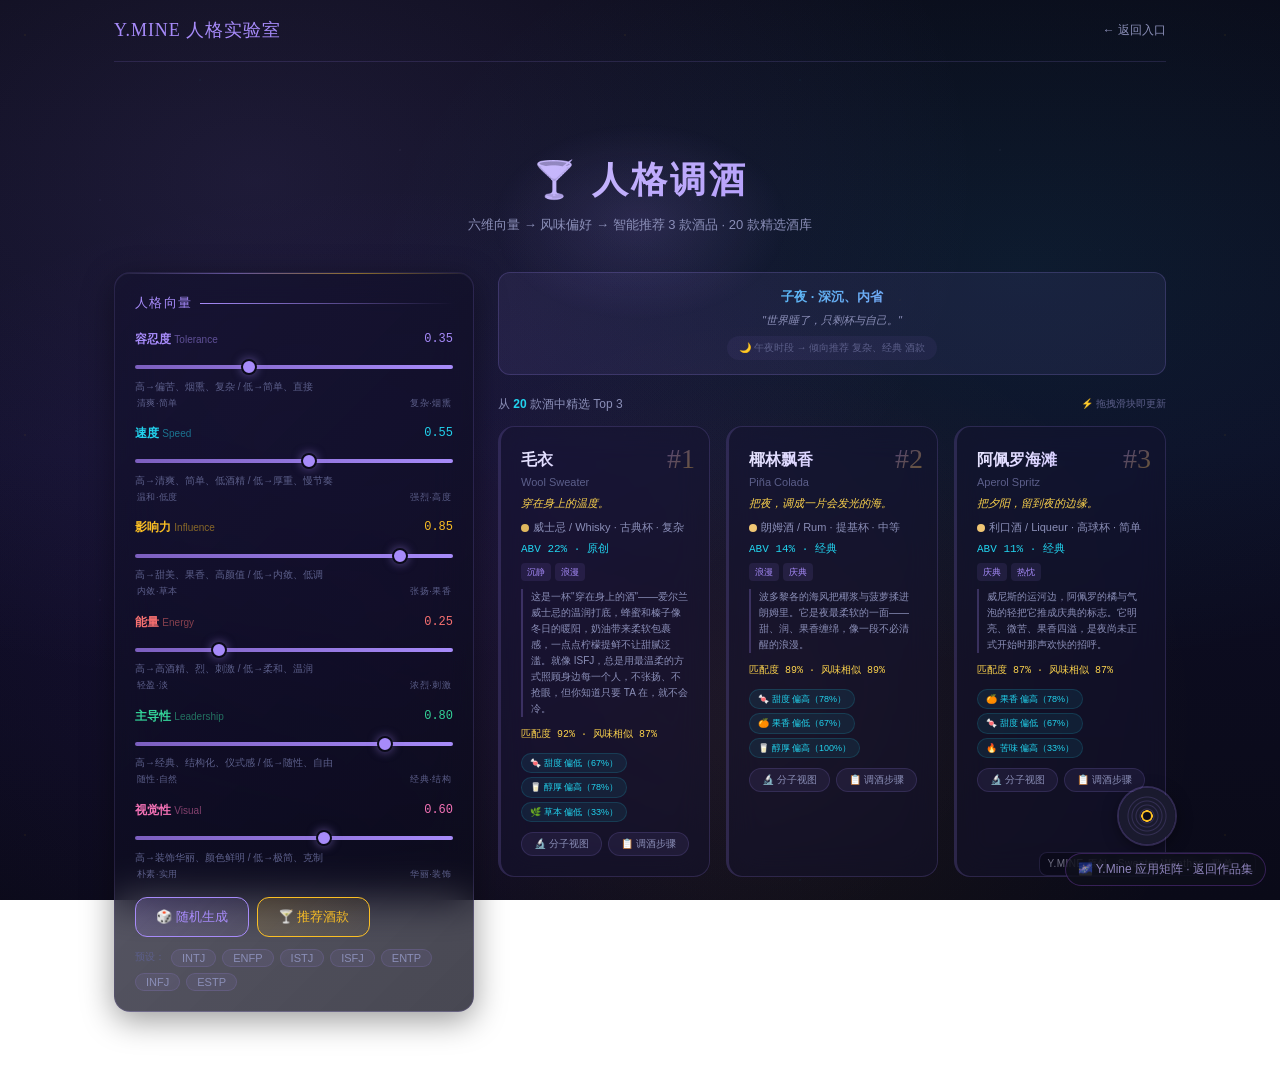
<file: cocktail/index.html>
<!DOCTYPE html>
<html lang="zh-CN">
<head>
  <meta charset="UTF-8">
  <meta name="viewport" content="width=device-width, initial-scale=1.0">
  <title>人格调酒 Demo · Y.MINE 人格实验室</title>
  <link rel="stylesheet" href="../shared/styles.css">
  <link rel="stylesheet" href="upgrade.css">
  <style>
    .page-header { text-align: center; padding: 40px 0 30px; }
    .page-header h1 { font-family: var(--font-display); font-size: 32px; letter-spacing: 0.06em; }
    .page-header p { color: var(--text-secondary); font-size: 13px; margin-top: 6px; }

    .layout { display: grid; grid-template-columns: 360px 1fr; gap: 24px; padding-bottom: 60px; }
    @media (max-width: 768px) { .layout { grid-template-columns: 1fr; } }

    .control-panel { padding: 20px; }
    .panel-title { font-size: 13px; color: var(--purple); text-transform: uppercase; letter-spacing: 0.1em; margin-bottom: 16px; display: flex; align-items: center; gap: 8px; }
    .panel-title::after { content: ''; flex: 1; height: 1px; background: linear-gradient(90deg, var(--purple), transparent); }
    .slider-group { margin-bottom: 14px; }
    .slider-header { display: flex; justify-content: space-between; align-items: center; margin-bottom: 2px; }
    .slider-label { font-size: 12px; font-weight: 600; }
    .slider-label small { font-size: 10px; opacity: 0.5; font-weight: 400; }
    .slider-value { font-size: 12px; font-family: var(--font-mono); min-width: 36px; text-align: right; }
    /* ===== 新增：双向标签 ===== */
    .slider-extremes {
      display: flex;
      justify-content: space-between;
      font-size: 9px;
      color: var(--text-muted);
      margin-top: 1px;
      padding: 0 2px;
      letter-spacing: 0.05em;
    }
    .slider-extremes .left { text-align: left; }
    .slider-extremes .right { text-align: right; }

    .slider-desc { font-size: 10px; color: var(--text-muted); margin-top: 2px; }
    .btn-row { display: flex; gap: 8px; margin-top: 16px; flex-wrap: wrap; }

    .time-slot-bar { padding: 14px 16px; border-radius: var(--radius-md); background: rgba(167,139,250,0.06); border: 1px solid var(--border); margin-bottom: 20px; text-align: center; }
    .time-slot-bar .slot-label { font-size: 13px; color: var(--cyan); font-weight: 600; }
    .time-slot-bar .slot-poem { font-size: 11px; color: var(--text-secondary); font-style: italic; margin-top: 4px; }
    /* ===== 新增：时段影响提示 ===== */
    .time-impact {
      font-size: 10px;
      color: var(--text-muted);
      margin-top: 6px;
      padding: 4px 12px;
      border-radius: 20px;
      background: rgba(167,139,250,0.06);
      display: inline-block;
    }
    .time-impact strong { color: var(--gold); font-weight: 500; }

    .results-area { }
    .results-header {
      display: flex;
      justify-content: space-between;
      align-items: center;
      margin-bottom: 12px;
      flex-wrap: wrap;
      gap: 8px;
    }
    .results-header .count {
      font-size: 12px;
      color: var(--text-secondary);
    }
    .results-header .count strong { color: var(--cyan); }

    .cocktail-cards { display: grid; grid-template-columns: repeat(3, 1fr); gap: 16px; }
    @media (max-width: 1024px) { .cocktail-cards { grid-template-columns: repeat(2, 1fr); } }
    @media (max-width: 640px) { .cocktail-cards { grid-template-columns: 1fr; } }

    .cocktail-card { padding: 20px; border-radius: var(--radius-lg); background: var(--bg-card); border: 1px solid var(--border); transition: all var(--transition); animation: fadeIn 0.5s ease-out; position: relative; overflow: hidden; }
    .cocktail-card:hover { border-color: var(--purple); box-shadow: 0 4px 20px rgba(167,139,250,0.1); }
    .cocktail-card .rank { position: absolute; top: 10px; right: 14px; font-size: 28px; font-family: var(--font-display); color: var(--purple); opacity: 0.3; }
    .cocktail-card .name { font-size: 16px; font-weight: 600; margin-bottom: 2px; }
    .cocktail-card .name-en { font-size: 11px; color: var(--text-muted); margin-bottom: 4px; }
    .cocktail-card .tagline { font-size: 11px; font-style: italic; color: var(--gold); margin-bottom: 8px; line-height: 1.4; }
    .cocktail-card .base { font-size: 11px; color: var(--text-secondary); margin-bottom: 4px; }
    .cocktail-card .abv { font-size: 11px; color: var(--cyan); font-family: var(--font-mono); margin-bottom: 4px; }
    .cocktail-card .category { font-size: 10px; color: var(--text-muted); margin-bottom: 8px; }
    .cocktail-card .tags { display: flex; flex-wrap: wrap; gap: 4px; margin-bottom: 8px; }
    .cocktail-card .story { font-size: 10px; color: var(--text-secondary); line-height: 1.6; margin-bottom: 10px; border-left: 2px solid var(--border); padding-left: 8px; }
    .cocktail-card .match { font-size: 10px; color: var(--gold); font-family: var(--font-mono); margin-bottom: 10px; }
    /* ===== 新增：匹配理由标签 ===== */
    .match-reasons {
      display: flex;
      flex-wrap: wrap;
      gap: 4px;
      margin-bottom: 10px;
    }
    .match-reason {
      font-size: 9px;
      padding: 2px 8px;
      border-radius: 12px;
      background: rgba(34, 211, 238, 0.08);
      border: 1px solid rgba(34, 211, 238, 0.15);
      color: var(--cyan);
    }
    .cocktail-card .mood-tags { display: flex; gap: 4px; margin-bottom: 8px; flex-wrap: wrap; }
    .cocktail-card .mood-tag { font-size: 9px; padding: 2px 6px; border-radius: 4px; background: rgba(167,139,250,0.1); color: var(--purple); }

    /* ===== 优化：平滑展开 ===== */
    .expandable-section {
      overflow: hidden;
      max-height: 0;
      opacity: 0;
      transition: max-height 0.35s ease, opacity 0.3s ease, margin 0.3s ease;
      margin-top: 0;
    }
    .expandable-section.active {
      max-height: 600px;
      opacity: 1;
      margin-top: 10px;
    }
    .expandable-section .inner {
      padding-top: 10px;
      border-top: 1px solid var(--border);
    }
    .expandable-toggle {
      font-size: 10px;
      padding: 4px 12px;
      border-radius: 12px;
      background: rgba(167,139,250,0.08);
      border: 1px solid var(--border);
      color: var(--text-secondary);
      cursor: pointer;
      transition: all var(--transition-fast);
    }
    .expandable-toggle:hover {
      border-color: var(--purple);
      color: var(--text-primary);
    }
    .expandable-toggle.active {
      border-color: var(--purple);
      color: var(--purple);
      background: rgba(167,139,250,0.12);
    }

    .molecule-item { display: flex; align-items: center; justify-content: space-between; font-size: 10px; padding: 3px 0; color: var(--text-secondary); }
    .molecule-bar { width: 60px; height: 4px; border-radius: 2px; background: rgba(255,255,255,0.06); overflow: hidden; }
    .molecule-fill { height: 100%; border-radius: 2px; transition: width 0.6s ease; }
    .step-item { font-size: 10px; color: var(--text-secondary); padding: 3px 0; line-height: 1.5; }
    .step-item .step-num { color: var(--purple); font-weight: 600; margin-right: 4px; }

    .empty-state { text-align: center; padding: 60px 20px; color: var(--text-muted); font-size: 13px; }
    .empty-state .big-emoji { font-size: 48px; margin-bottom: 12px; display: block; }

    .aura-dot { display: inline-block; width: 8px; height: 8px; border-radius: 50%; margin-right: 4px; vertical-align: middle; }

    /* ===== 预设按钮选中态 ===== */
    .preset-btn {
      cursor: pointer;
      transition: all var(--transition-fast);
    }
    .preset-btn.active {
      border-color: var(--cyan) !important;
      background: rgba(34,211,238,0.12) !important;
      color: var(--cyan) !important;
    }
  </style>
  <link rel="stylesheet" href="../shared/radio.css">
</head>
<body>
  <div class="container">
    <div class="nav-bar">
      <a href="../" class="nav-brand">Y.MINE 人格实验室</a>
      <a href="../" class="nav-back">← 返回入口</a>
    </div>
    <div class="page-header">
      <h1 class="text-purple">🍸 人格调酒</h1>
      <p>六维向量 → 风味偏好 → 智能推荐 3 款酒品 · 20 款精选酒库</p>
    </div>

    <div class="layout">
      <div class="control-panel glass">
        <div class="panel-title">人格向量</div>
        <div id="sliders"></div>
        <div class="btn-row">
          <button class="btn btn-primary" id="btn-random">🎲 随机生成</button>
          <button class="btn btn-gold" id="btn-recommend">🍸 推荐酒款</button>
        </div>
        <div style="margin-top:12px;display:flex;flex-wrap:wrap;gap:6px;" id="presets">
          <span style="font-size:10px;color:var(--text-muted);">预设：</span>
        </div>
      </div>

      <div class="results-area">
        <div class="time-slot-bar" id="time-slot">
          <div class="slot-label" id="slot-label"></div>
          <div class="slot-poem" id="slot-poem"></div>
          <div class="time-impact" id="time-impact"></div>
        </div>
        <div class="results-header">
          <span class="count">从 <strong id="library-count">20</strong> 款酒中精选 Top 3</span>
          <span style="font-size:10px;color:var(--text-muted);">⚡ 拖拽滑块即更新</span>
        </div>
        <div id="results"></div>
      </div>
    </div>
  </div>

  <script src="../shared/theme.js"></script>
  <script src="../shared/vector-mock.js"></script>
  <script>
    // ═════════════════════════════════════════════════════════
    // 酒库 · 来自主项目 cocktails.ts · 20 款精选
    // ═════════════════════════════════════════════════════════
    const BASE_SPIRIT_NAMES = { whisky: '威士忌', gin: '金酒', rum: '朗姆酒', vodka: '伏特加', tequila: '龙舌兰', liqueur: '利口酒' };
    const GLASS_NAMES = { rocks: '古典杯', coupe: '浅碟杯', martini: '马天尼杯', highball: '高球杯', mug: '玛格丽特杯', tiki: '提基杯', flute: '笛形杯' };
    const MOOD_NAMES = { elegant: '雅致', calm: '沉静', rebel: '叛逆', romantic: '浪漫', passion: '热忱', celebration: '庆典', melancholy: '怅然', mystery: '神秘' };
    const DIFFICULTY_NAMES = { 1: '简单', 2: '中等', 3: '复杂', 4: '极繁' };

    function norm(f) { return (f || 0) / 9; }

    const LIQUOR_LIBRARY = [
      { id:'old-fashioned', name:'古典之事', nameEn:'Old Fashioned', tagline:'把夜，调回它最初的样子。', base:'威士忌', baseEn:'Whisky', abv:'32%', category:'经典', difficulty:2, difficultyLabel:'中等', glass:'古典杯', garnish:'橙皮与酒渍樱桃', auraColor:'#a8842f', moods:['雅致','沉静'], archetypes:['守序者','炼金者'], story:'它诞生于一只不肯妥协的杯子，糖、苦、威士忌，三样东西便撑起一整个夜晚。守序的人懂得它的好——不必多言，每一滴都落在它该落的分毫里。', flavor:{ sweet:norm(3),sour:norm(0),bitter:norm(5),strong:norm(7),smoky:norm(4),fruity:norm(0),herbal:norm(2),creamy:norm(1) }, ingredients:[{name:'波本威士忌',amt:'60ml'},{name:'安高天娜苦精',amt:'2 dashes'},{name:'安高天娜苦精（橙味）',amt:'1 dash'},{name:'方糖',amt:'1 块'},{name:'清水',amt:'1 茶匙'}], steps:['将方糖置于古典杯底，滴入苦精与清水，用吧匙碾搅至糖化。','加入威士忌，缓缓搅匀使糖与酒融合。','投入一大块老冰，搅拌约 20 秒至杯壁冰凉。','将橙皮油脂挤落于杯面，弃皮或留作装饰，缀以酒渍樱桃。'] },
      { id:'negroni', name:'涩格罗尼', nameEn:'Negroni', tagline:'一半是夜，一半是不肯熄的火。', base:'金酒', baseEn:'Gin', abv:'28%', category:'经典', difficulty:1, difficultyLabel:'简单', glass:'古典杯', garnish:'橙皮', auraColor:'#c97b5a', moods:['叛逆','雅致'], archetypes:['守序者','夜唤者'], story:'佛罗伦萨的伯爵要一杯比美国佬更烈的酒，于是金酒、苦味酒、甜威末等比相会。它是叛逆里的守序——三股锋芒，谁也不肯让谁，却在杯中达成一种冷峻的平衡。', flavor:{ sweet:norm(1),sour:norm(1),bitter:norm(8),strong:norm(7),smoky:norm(1),fruity:norm(2),herbal:norm(3),creamy:norm(0) }, ingredients:[{name:'金酒',amt:'30ml'},{name:'金巴利',amt:'30ml'},{name:'甜红威末',amt:'30ml'}], steps:['将三种材料依次倒入古典杯。','加入大块老冰，搅拌约 20 秒至充分冰透。','将橙皮油脂喷于杯面，扭转后投入杯中作装饰。'] },
      { id:'margarita', name:'玛格丽特', nameEn:'Margarita', tagline:'盐边之上，是吻过夜的酸。', base:'龙舌兰', baseEn:'Tequila', abv:'22%', category:'经典', difficulty:2, difficultyLabel:'中等', glass:'玛格丽特杯', garnish:'青柠轮与盐边', auraColor:'#9b7bd4', moods:['浪漫','热忱'], archetypes:['月潮者','焰心者'], story:'相传它为一位名叫玛格丽特的女子而生，盐是泪的隐喻，酸是思念的形状。浪漫的人端起它，总能在龙舌兰的锋后尝到一缕温柔的果香，像回忆里不肯褪色的那一笔。', flavor:{ sweet:norm(2),sour:norm(6),bitter:norm(1),strong:norm(6),smoky:norm(0),fruity:norm(5),herbal:norm(1),creamy:norm(0) }, ingredients:[{name:'银龙舌兰',amt:'45ml'},{name:'橙味利口酒（君度）',amt:'20ml'},{name:'鲜青柠汁',amt:'20ml'},{name:'盐',amt:'适量（杯口）'}], steps:['用青柠角湿润浅碟杯口半圈，倒扣于盐上沾出盐边。','将龙舌兰、橙酒与青柠汁加入摇酒壶，加冰摇匀至壶壁结霜。','滤入备好的盐边杯，缀以青柠轮。'] },
      { id:'mojito', name:'莫吉托', nameEn:'Mojito', tagline:'把一整座夏夜，揉碎进杯里。', base:'朗姆酒', baseEn:'Rum', abv:'13%', category:'经典', difficulty:2, difficultyLabel:'中等', glass:'高球杯', garnish:'薄荷嫩尖与青柠角', auraColor:'#7c5fbf', moods:['热忱','庆典'], archetypes:['焰心者','月潮者'], story:'哈瓦那的薄荷叶与朗姆在杯中相遇，气泡升腾如夜里的笑声。它属于那些把热度递给世界的人——明亮、清新，却在草本深处藏着一缕让人安定的绿。', flavor:{ sweet:norm(3),sour:norm(4),bitter:norm(1),strong:norm(4),smoky:norm(0),fruity:norm(4),herbal:norm(8),creamy:norm(0) }, ingredients:[{name:'白朗姆',amt:'50ml'},{name:'鲜青柠汁',amt:'20ml'},{name:'甘蔗糖浆',amt:'15ml'},{name:'薄荷叶',amt:'8-10 片'},{name:'苏打水',amt:'适量'}], steps:['将薄荷叶与糖浆置于高球杯底，轻轻捣压释出香气，勿捣至发苦。','加入青柠汁与白朗姆，搅匀。','杯中加满碎冰，注入苏打水至近满。','用吧勺自下而上提拉搅拌，缀以薄荷嫩尖。'] },
      { id:'manhattan', name:'曼哈顿', nameEn:'Manhattan', tagline:'一杯之间，已是整座夜城。', base:'威士忌', baseEn:'Whisky', abv:'30%', category:'经典', difficulty:2, difficultyLabel:'中等', glass:'浅碟杯', garnish:'酒渍樱桃', auraColor:'#d4a84b', moods:['雅致','神秘'], archetypes:['守序者','暮色者'], story:'丘吉尔之母的宴会桌上，它第一次被举起。黑麦的烈、甜威末的柔、苦精的锋，恰是夜城里那种不喧不闹却句句有力的雅致。', flavor:{ sweet:norm(3),sour:norm(0),bitter:norm(4),strong:norm(8),smoky:norm(2),fruity:norm(1),herbal:norm(3),creamy:norm(1) }, ingredients:[{name:'黑麦威士忌',amt:'60ml'},{name:'甜红威末',amt:'25ml'},{name:'安高天娜苦精',amt:'2 dashes'}], steps:['将三种材料加入调酒杯，加冰搅拌约 20 秒至冰透。','滤入冰镇浅碟杯。','以酒渍樱桃沉底或缀于杯沿作装饰。'] },
      { id:'dry-martini', name:'干马天尼', nameEn:'Dry Martini', tagline:'少即是夜的全部。', base:'金酒', baseEn:'Gin', abv:'34%', category:'经典', difficulty:3, difficultyLabel:'复杂', glass:'马天尼杯', garnish:'柠檬皮扭或绿橄榄', auraColor:'#d8c9f5', moods:['雅致','沉静'], archetypes:['炼金者','守序者'], story:'金酒与干威末的比例之争，是调酒界最久的角力。它属于有耐心的人——把纷繁炼至两样材料，再用一颗橄榄封住夜的沉默。', flavor:{ sweet:norm(0),sour:norm(1),bitter:norm(3),strong:norm(8),smoky:norm(0),fruity:norm(0),herbal:norm(6),creamy:norm(0) }, ingredients:[{name:'伦敦干金酒',amt:'60ml'},{name:'干味美思',amt:'10ml'},{name:'橙味苦精（可选）',amt:'1 dash'}], steps:['将金酒、干威末与苦精加入调酒杯，加冰搅拌约 25 秒至极冰。','滤入冰镇马天尼杯。','将柠檬皮油脂喷于杯面后弃皮，或以一颗绿橄榄沉入作饰。'] },
      { id:'espresso-martini', name:'浓缩马天尼', nameEn:'Espresso Martini', tagline:'醒与醉，在杯中谈判。', base:'伏特加', baseEn:'Vodka', abv:'24%', category:'创意', difficulty:3, difficultyLabel:'复杂', glass:'浅碟杯', garnish:'咖啡豆三粒', auraColor:'#5d44a0', moods:['庆典','热忱'], archetypes:['焰心者','夜唤者'], story:'一位模特说"我要一杯能让我醒来的酒"，于是伏特加与浓缩咖啡在摇壶里相遇。苦与润交织，泡沫如夜的礼花，是庆典里的一记清醒。', flavor:{ sweet:norm(4),sour:norm(1),bitter:norm(5),strong:norm(6),smoky:norm(1),fruity:norm(0),herbal:norm(0),creamy:norm(6) }, ingredients:[{name:'伏特加',amt:'50ml'},{name:'浓缩咖啡',amt:'30ml（现萃）'},{name:'咖啡利口酒',amt:'20ml'},{name:'甘蔗糖浆',amt:'10ml'}], steps:['将所有材料加入摇酒壶，加冰用力摇匀约 15 秒以打出绵密泡沫。','双层滤入冰镇浅碟杯，使表面浮起一层细沫。','于泡沫上轻放三粒咖啡豆作装饰。'] },
      { id:'pina-colada', name:'椰林飘香', nameEn:'Piña Colada', tagline:'把夜，调成一片会发光的海。', base:'朗姆酒', baseEn:'Rum', abv:'14%', category:'经典', difficulty:2, difficultyLabel:'中等', glass:'提基杯', garnish:'菠萝叶与酒渍樱桃', auraColor:'#f0c674', moods:['浪漫','庆典'], archetypes:['月潮者','暮色者'], story:'波多黎各的海风把椰浆与菠萝揉进朗姆里。它是夜最柔软的一面——甜、润、果香缠绵，像一段不必清醒的浪漫。', flavor:{ sweet:norm(7),sour:norm(2),bitter:norm(0),strong:norm(4),smoky:norm(0),fruity:norm(6),herbal:norm(0),creamy:norm(9) }, ingredients:[{name:'白朗姆',amt:'50ml'},{name:'椰浆',amt:'30ml'},{name:'菠萝汁',amt:'60ml'},{name:'淡奶油',amt:'15ml'}], steps:['将所有材料加入摇酒壶，加冰摇匀至充分融合。','连同碎冰倒入提基杯，或滤入冰镇杯中。','以菠萝叶与酒渍樱桃缀于杯沿作装饰。'] },
      { id:'whisky-sour', name:'威士忌酸', nameEn:'Whisky Sour', tagline:'酸过之后，是夜给的甜。', base:'威士忌', baseEn:'Whisky', abv:'24%', category:'经典', difficulty:3, difficultyLabel:'复杂', glass:'古典杯', garnish:'橙皮与酒渍樱桃', auraColor:'#a8842f', moods:['怅然','沉静'], archetypes:['雾行者','独酌者'], story:'威士忌的烈被柠檬的酸剖开，又被糖浆一点点抚平。蛋清明灭如月，是怅然之人杯中那层不肯散的思绪。', flavor:{ sweet:norm(4),sour:norm(6),bitter:norm(2),strong:norm(6),smoky:norm(1),fruity:norm(1),herbal:norm(0),creamy:norm(2) }, ingredients:[{name:'波本威士忌',amt:'60ml'},{name:'鲜柠檬汁',amt:'25ml'},{name:'甘蔗糖浆',amt:'20ml'},{name:'蛋清',amt:'1 个'},{name:'安高天娜苦精',amt:'2 dashes（可选）'}], steps:['将威士忌、柠檬汁、糖浆与蛋清加入摇酒壶，先无冰干摇 15 秒使蛋清起泡。','加入冰块再摇 15 秒至冰透。','滤入古典杯，滴几滴苦精于泡沫表面，以橙皮与樱桃装饰。'] },
      { id:'gimlet', name:'吉姆雷特', nameEn:'Gimlet', tagline:'清亮一抹，夜的边角便齐整了。', base:'金酒', baseEn:'Gin', abv:'26%', category:'经典', difficulty:1, difficultyLabel:'简单', glass:'浅碟杯', garnish:'青柠轮', auraColor:'#d8c9f5', moods:['雅致','沉静'], archetypes:['守序者','炼金者'], story:'它是给水手防坏血病的方子，后来成了雅致本身的代名词。金酒与青柠的相遇干净利落，像一句不需解释的话。', flavor:{ sweet:norm(4),sour:norm(6),bitter:norm(1),strong:norm(6),smoky:norm(0),fruity:norm(3),herbal:norm(4),creamy:norm(0) }, ingredients:[{name:'伦敦干金酒',amt:'60ml'},{name:'青柠汁',amt:'20ml'},{name:'甘蔗糖浆',amt:'15ml'}], steps:['将三种材料加入摇酒壶，加冰摇匀至壶壁结霜。','滤入冰镇浅碟杯。','以青柠轮缀于杯沿作装饰。'] },
      { id:'bloody-mary', name:'血腥玛丽', nameEn:'Bloody Mary', tagline:'一杯里，藏着夜的腥红与火。', base:'伏特加', baseEn:'Vodka', abv:'12%', category:'经典', difficulty:2, difficultyLabel:'中等', glass:'高球杯', garnish:'芹菜杆与柠檬角', auraColor:'#c97b5a', moods:['叛逆','庆典'], archetypes:['夜唤者','焰心者'], story:'伏特加隐于番茄的红之后，胡椒与辣酱在喉间点燃。它是清晨与深夜交界处的叛逆，咸、辣、草本错落，谁也不肯让谁。', flavor:{ sweet:norm(1),sour:norm(3),bitter:norm(2),strong:norm(6),smoky:norm(1),fruity:norm(4),herbal:norm(6),creamy:norm(1) }, ingredients:[{name:'伏特加',amt:'45ml'},{name:'番茄汁',amt:'90ml'},{name:'鲜柠檬汁',amt:'15ml'},{name:'辣酱（塔巴斯科）',amt:'3 dashes'},{name:'伍斯特沙司',amt:'2 dashes'},{name:'黑胡椒与芹菜盐',amt:'少许'}], steps:['将所有材料加入高球杯，加冰以吧勺自下而上提拉搅匀。','视口味补足番茄汁与冰块。','以芹菜杆与柠檬角立作装饰。'] },
      { id:'aperol-spritz', name:'阿佩罗海滩', nameEn:'Aperol Spritz', tagline:'把夕阳，留到夜的边缘。', base:'利口酒', baseEn:'Liqueur', abv:'11%', category:'经典', difficulty:1, difficultyLabel:'简单', glass:'高球杯', garnish:'鲜橙片', auraColor:'#f0c674', moods:['庆典','热忱'], archetypes:['焰心者','暮色者'], story:'威尼斯的运河边，阿佩罗的橘与气泡的轻把它推成庆典的标志。它明亮、微苦、果香四溢，是夜尚未正式开始时那声欢快的招呼。', flavor:{ sweet:norm(6),sour:norm(3),bitter:norm(3),strong:norm(4),smoky:norm(0),fruity:norm(7),herbal:norm(1),creamy:norm(1) }, ingredients:[{name:'阿佩罗开胃酒',amt:'90ml'},{name:'普罗赛克起泡酒',amt:'90ml'},{name:'苏打水',amt:'30ml'},{name:'鲜橙片',amt:'1 片'}], steps:['在葡萄酒杯中加满冰块。','依次倒入普罗赛克、阿佩罗，再补入苏打水。','轻提拉搅匀，缀以鲜橙片。'] },
      { id:'penicillin', name:'盘尼西林', nameEn:'Penicillin', tagline:'一杯，治夜的轻恙。', base:'威士忌', baseEn:'Whisky', abv:'26%', category:'创意', difficulty:3, difficultyLabel:'复杂', glass:'古典杯', garnish:'糖渍姜与柠檬皮', auraColor:'#5d44a0', moods:['神秘','沉静'], archetypes:['炼金者','织梦者'], story:'它是新派调酒的处方：威士忌、柠檬、蜂蜜姜糖，再浮一层泥煤威士忌。烟熏自顶层渗下，像一剂为织梦者与炼金者开的良方。', flavor:{ sweet:norm(4),sour:norm(1),bitter:norm(3),strong:norm(7),smoky:norm(8),fruity:norm(0),herbal:norm(5),creamy:norm(1) }, ingredients:[{name:'混合苏格兰威士忌',amt:'60ml'},{name:'鲜柠檬汁',amt:'22ml'},{name:'蜂蜜姜糖浆',amt:'22ml'},{name:'艾雷岛单一麦芽威士忌',amt:'10ml（浮于顶层）'}], steps:['将混合威士忌、柠檬汁与蜂蜜姜糖浆加入摇酒壶，加冰摇匀至冰透。','滤入装有老冰的古典杯。','以吧勺背缓缓倒入艾雷岛威士忌，使其浮于顶层，缀以糖渍姜与柠檬皮。'] },
      { id:'vieux-carre', name:'老广场', nameEn:'Vieux Carré', tagline:'新奥尔良的夜，封进一只杯。', base:'威士忌', baseEn:'Whisky', abv:'30%', category:'经典', difficulty:3, difficultyLabel:'复杂', glass:'古典杯', garnish:'柠檬皮扭与酒渍樱桃', auraColor:'#7c5fbf', moods:['神秘','雅致'], archetypes:['守序者','独酌者'], story:'它诞生于法国区的一张吧台，黑麦与干邑、苦精与甜威末层层叠加。复杂、沉稳、神秘，是夜的深处那盏不灭的灯。', flavor:{ sweet:norm(3),sour:norm(1),bitter:norm(5),strong:norm(8),smoky:norm(2),fruity:norm(1),herbal:norm(4),creamy:norm(1) }, ingredients:[{name:'黑麦威士忌',amt:'30ml'},{name:'干邑白兰地',amt:'30ml'},{name:'甜红威末',amt:'20ml'},{name:'毕士苦精',amt:'1 dash'},{name:'安高天娜苦精',amt:'1 dash'}], steps:['将所有材料加入调酒杯，加冰搅拌约 25 秒至冰透。','滤入装有老冰的古典杯。','将柠檬皮油脂喷于杯面后弃皮，缀以酒渍樱桃。'] },
      { id:'aviation', name:'飞行', nameEn:'Aviation', tagline:'一抹紫罗兰，便飞过了夜。', base:'金酒', baseEn:'Gin', abv:'26%', category:'经典', difficulty:3, difficultyLabel:'复杂', glass:'浅碟杯', garnish:'马拉斯加樱桃', auraColor:'#9b7bd4', moods:['神秘','浪漫'], archetypes:['织梦者','雾行者'], story:'紫罗兰利口酒给它覆上暮色般的淡紫，马拉斯加樱桃是底下的星。它属于那些向陌生敞怀的人——飞行的姿态，正是夜的邀请。', flavor:{ sweet:norm(2),sour:norm(4),bitter:norm(2),strong:norm(7),smoky:norm(0),fruity:norm(5),herbal:norm(3),creamy:norm(0) }, ingredients:[{name:'伦敦干金酒',amt:'45ml'},{name:'马拉斯加樱桃利口酒',amt:'15ml'},{name:'紫罗兰利口酒',amt:'10ml'},{name:'鲜柠檬汁',amt:'15ml'}], steps:['将所有材料加入摇酒壶，加冰摇匀至壶壁结霜。','滤入冰镇浅碟杯。','以马拉斯加樱桃沉底作装饰。'] },
      { id:'last-word', name:'最后的话', nameEn:'Last Word', tagline:'夜将尽，留一句给你独听。', base:'金酒', baseEn:'Gin', abv:'28%', category:'经典', difficulty:2, difficultyLabel:'中等', glass:'浅碟杯', garnish:'马拉斯加樱桃', auraColor:'#7c5fbf', moods:['怅然','神秘'], archetypes:['独酌者','织梦者'], story:'禁酒令时期的方子，等比四味，谁也不压谁。草本、酸甜、樱桃的余韵在舌上轮转，是独酌者角落里那句不必对人说的话。', flavor:{ sweet:norm(3),sour:norm(5),bitter:norm(4),strong:norm(7),smoky:norm(0),fruity:norm(1),herbal:norm(6),creamy:norm(0) }, ingredients:[{name:'伦敦干金酒',amt:'22ml'},{name:'查特绿利口酒',amt:'22ml'},{name:'马拉斯加樱桃利口酒',amt:'22ml'},{name:'鲜柠檬汁',amt:'22ml'}], steps:['将四味等比材料加入摇酒壶，加冰用力摇匀至冰透。','滤入冰镇浅碟杯。','以马拉斯加樱桃沉底作装饰。'] },
      { id:'the-gauge', name:'刻度', nameEn:'The Gauge', tagline:'多一分则过，少一分不足。', base:'威士忌', baseEn:'Whisky', abv:'32%', category:'原创', difficulty:3, difficultyLabel:'复杂', glass:'浅碟杯', garnish:'柠檬皮扭与马拉斯奇诺樱桃', auraColor:'#b8842f', moods:['雅致','沉静'], archetypes:['守序者','领航者'], story:'以经典曼哈顿为骨架，加入阿玛罗增添草本复杂度，两种苦精精准校准风味刻度——就像 ISTJ 做任何事都有精确的标尺。没有花里胡哨的装饰，只有严谨到苛刻的平衡，喝下去的每一口都是"靠谱"的味道。', flavor:{ sweet:norm(2),sour:norm(1),bitter:norm(5),strong:norm(7),smoky:norm(1),fruity:norm(0),herbal:norm(4),creamy:norm(0) }, ingredients:[{name:'黑麦威士忌',amt:'45ml'},{name:'干味美思',amt:'15ml'},{name:'阿玛罗 Amaro Nonino',amt:'10ml'},{name:'安格斯特拉苦精',amt:'2 dashes'},{name:'橙味苦精',amt:'1 dash'}], steps:['将黑麦威士忌、干味美思与阿玛罗加入调酒杯，加冰搅拌约 25 秒至冰透。','滴入安格斯特拉与橙味苦精，继续搅拌 5 秒使风味校准。','滤入冰镇浅碟杯，将柠檬皮油脂喷于杯面后扭入杯中，缀以马拉斯奇诺樱桃。'] },
      { id:'wool-sweater', name:'毛衣', nameEn:'Wool Sweater', tagline:'穿在身上的温度。', base:'威士忌', baseEn:'Whisky', abv:'22%', category:'原创', difficulty:3, difficultyLabel:'复杂', glass:'古典杯', garnish:'肉豆蔻粉撒面与一小枝百里香', auraColor:'#e0b85e', moods:['沉静','浪漫'], archetypes:['月潮者','雾行者'], story:'这是一杯"穿在身上的酒"——爱尔兰威士忌的温润打底，蜂蜜和榛子像冬日的暖阳，奶油带来柔软包裹感，一点点柠檬提鲜不让甜腻泛滥。就像 ISFJ，总是用最温柔的方式照顾身边每一个人，不张扬、不抢眼，但你知道只要 TA 在，就不会冷。', flavor:{ sweet:norm(6),sour:norm(2),bitter:norm(1),strong:norm(4),smoky:norm(0),fruity:norm(2),herbal:norm(3),creamy:norm(7) }, ingredients:[{name:'爱尔兰威士忌',amt:'40ml'},{name:'蜂蜜糖浆',amt:'15ml'},{name:'榛子利口酒 Frangelico',amt:'10ml'},{name:'鲜榨柠檬汁',amt:'10ml'},{name:'浓奶油',amt:'15ml'},{name:'蛋清',amt:'半个（约15ml，可选）'}], steps:['将所有材料加入摇酒壶，先无冰干摇 15 秒使蛋清起泡。','加入冰块再摇 15 秒至冰透绵密。','滤入装有大方冰的古典杯，表面撒肉豆蔻粉，缀以一小枝百里香。'] },
      { id:'chain-of-command', name:'军令', nameEn:'Chain of Command', tagline:'一杯酒，就是一个决定。', base:'威士忌', baseEn:'Whisky', abv:'35%', category:'原创', difficulty:4, difficultyLabel:'极繁', glass:'古典杯', garnish:'柠檬皮扭（喷香后放入）', auraColor:'#7c4a3a', moods:['雅致','神秘'], archetypes:['领航者','守序者'], story:'双威士忌基底奠定力量感的基调，金巴利和甜味美思构成苦甜平衡的中层，苦精与茴香洗杯带来直击鼻腔的冲击力——每一层都有明确的分工，像一支纪律严明的军队。这不是一杯用来"小酌"的酒，这是一杯用来"做决定"的酒。喝下去，你就是那个发号施令的人。', flavor:{ sweet:norm(2),sour:norm(0),bitter:norm(6),strong:norm(9),smoky:norm(6),fruity:norm(0),herbal:norm(4),creamy:norm(0) }, ingredients:[{name:'烟熏苏格兰威士忌',amt:'30ml'},{name:'黑麦威士忌',amt:'20ml'},{name:'金巴利',amt:'15ml'},{name:'甜味美思',amt:'10ml'},{name:'安格斯特拉苦精',amt:'3 dashes'},{name:'茴香酒 Pernod',amt:'洗杯用'}], steps:['用茴香酒润冰镇古典杯内壁后倒出，使杯壁附着一层茴香气息。','将双威士忌、金巴利、甜味美思与苦精加入调酒杯，加冰搅拌约 25 秒至冰透。','滤入备好的古典杯，放一块大方冰，将柠檬皮油脂喷于杯面后扭入杯中。'] },
      { id:'the-host', name:'派对主持', nameEn:'The Host', tagline:'让每个人都开心的魔法。', base:'朗姆酒', baseEn:'Rum', abv:'14%', category:'原创', difficulty:2, difficultyLabel:'中等', glass:'笛形杯', garnish:'西柚片、百香果半颗与薄荷叶', auraColor:'#f0a050', moods:['热忱','庆典'], archetypes:['焰心者','月潮者'], story:'热带水果的热情开场，西柚的微苦增加层次，气泡带来轻盈的社交感——这是一杯"让所有人都喜欢"的酒。酒精度不高，颜值在线，入口友好，谁都能喝两杯，就像 ESFJ 总能照顾到在场每个人的感受。', flavor:{ sweet:norm(5),sour:norm(4),bitter:norm(2),strong:norm(3),smoky:norm(0),fruity:norm(8),herbal:norm(1),creamy:norm(0) }, ingredients:[{name:'白朗姆酒',amt:'30ml'},{name:'蜜桃利口酒',amt:'15ml'},{name:'西柚汁',amt:'20ml'},{name:'百香果糖浆',amt:'10ml'},{name:'青柠汁',amt:'10ml'},{name:'普罗塞克起泡酒',amt:'30ml（顶部加满）'}], steps:['将白朗姆、蜜桃利口酒、西柚汁、百香果糖浆与青柠汁加入摇酒壶，加冰摇匀至壶壁结霜。','滤入冰镇笛形杯。','缓缓注入普罗塞克至近满，缀以西柚片、百香果半颗与薄荷叶。'] },
    ];

    // ═════════════════════════════════════════════════════════
    // 维度双向标签配置
    // ═════════════════════════════════════════════════════════
    const DIM_LABELS = {
      TOL: { left: '清爽·简单', right: '复杂·烟熏' },
      SPD: { left: '温和·低度', right: '强烈·高度' },
      INF: { left: '内敛·草本', right: '张扬·果香' },
      ENT: { left: '轻盈·淡', right: '浓烈·刺激' },
      LEAD: { left: '随性·自然', right: '经典·结构' },
      VIS: { left: '朴素·实用', right: '华丽·装饰' }
    };

    // ═════════════════════════════════════════════════════════
    // 初始化
    // ═════════════════════════════════════════════════════════
    const DEFAULT_VEC = { TOL: 0.35, SPD: 0.55, INF: 0.85, ENT: 0.25, LEAD: 0.80, VIS: 0.60 };
    let currentVector = { ...DEFAULT_VEC };
    let activePreset = null;

    // ---- 防抖工具 ----
    function debounce(fn, delay = 300) {
      let timer = null;
      return (...args) => {
        if (timer) clearTimeout(timer);
        timer = setTimeout(() => { fn(...args); timer = null; }, delay);
      };
    }

    // ---- 滑块渲染（带双向标签） ----
    const sliderValues = createVectorSliders($('#sliders'), (vals) => {
      currentVector = { ...vals };
      // 清除预设高亮
      document.querySelectorAll('.preset-btn').forEach(el => el.classList.remove('active'));
      activePreset = null;
      // 防抖推荐
      debouncedRecommend();
    }, DEFAULT_VEC);

    // 在滑块下方插入双向标签
    document.querySelectorAll('.slider-group').forEach(group => {
      const dim = group.querySelector('input')?.dataset.dim;
      if (dim && DIM_LABELS[dim]) {
        const lbl = DIM_LABELS[dim];
        const div = document.createElement('div');
        div.className = 'slider-extremes';
        div.innerHTML = `<span class="left">${lbl.left}</span><span class="right">${lbl.right}</span>`;
        group.appendChild(div);
      }
    });

    // ---- 预设按钮 ----
    const presetsEl = $('#presets');
    const presetNames = getPresetTypes ? getPresetTypes() : ['INTJ','ENFP','ISTJ','ESFP','INFJ','ENTP'];
    presetNames.forEach(type => {
      const btn = document.createElement('button');
      btn.className = 'tag preset-btn';
      btn.textContent = type;
      btn.dataset.preset = type;
      btn.addEventListener('click', () => {
        const vec = presetVector ? presetVector(type) : randomVector();
        currentVector = { ...vec };
        DIMENSIONS.forEach(d => {
          const input = document.querySelector(`input[data-dim="${d.key}"]`);
          if (input) { input.value = vec[d.key]; const valEl = input.parentElement.querySelector('.slider-value'); if (valEl) valEl.textContent = fmt(vec[d.key]); }
        });
        // 高亮当前预设
        document.querySelectorAll('.preset-btn').forEach(el => el.classList.remove('active'));
        btn.classList.add('active');
        activePreset = type;
        debouncedRecommend();
      });
      presetsEl.appendChild(btn);
    });

    // ---- 按钮事件 ----
    $('#btn-random').addEventListener('click', () => {
      const vec = randomVector();
      currentVector = { ...vec };
      DIMENSIONS.forEach(d => {
        const input = document.querySelector(`input[data-dim="${d.key}"]`);
        if (input) { input.value = vec[d.key]; const valEl = input.parentElement.querySelector('.slider-value'); if (valEl) valEl.textContent = fmt(vec[d.key]); }
      });
      document.querySelectorAll('.preset-btn').forEach(el => el.classList.remove('active'));
      activePreset = null;
      debouncedRecommend();
    });

    $('#btn-recommend').addEventListener('click', () => {
      recommend();
    });

    // ---- 时段渲染 ----
    renderTimeSlot();

    function renderTimeSlot() {
      const slot = getCurrentTimeSlot();
      const slotLabel = document.getElementById('slot-label');
      const slotPoem = document.getElementById('slot-poem');
      const slotImpact = document.getElementById('time-impact');
      if (slotLabel) slotLabel.textContent = `${slot.label} · ${slot.mood}`;
      if (slotPoem) slotPoem.textContent = `"${slot.poem}"`;
      if (slotImpact) {
        const impacts = {
          midnight: '🌙 午夜时段 → 倾向推荐 复杂、经典 酒款',
          dusk: '🌅 黄昏时段 → 倾向推荐 浪漫、果香 酒款',
          dawn: '🌄 黎明时段 → 倾向推荐 清爽、草本 酒款'
        };
        slotImpact.innerHTML = impacts[slot.slot] || '🌙 时段加成已生效';
      }
    }

    // ═════════════════════════════════════════════════════════
    // 推荐逻辑（余弦相似度 + 时段加成）
    // ═════════════════════════════════════════════════════════
    function vectorToFlavor(vec) {
      // 将六维向量映射到八维 flavor（简化映射）
      return {
        sweet: vec.INF * 0.7 + vec.SPD * 0.3,
        sour: (1 - vec.LEAD) * 0.6 + vec.SPD * 0.4,
        bitter: vec.TOL * 0.8 + vec.ENT * 0.2,
        strong: vec.ENT * 0.8 + vec.TOL * 0.2,
        smoky: vec.TOL * 0.9,
        fruity: vec.INF * 0.9,
        herbal: (1 - vec.INF) * 0.7 + vec.LEAD * 0.3,
        creamy: (1 - vec.ENT) * 0.5 + vec.VIS * 0.5
      };
    }

    function cosineSimilarity(a, b) {
      const keys = Object.keys(a);
      let dot = 0, normA = 0, normB = 0;
      for (const k of keys) {
        dot += a[k] * b[k];
        normA += a[k] * a[k];
        normB += b[k] * b[k];
      }
      if (normA === 0 || normB === 0) return 0;
      return dot / (Math.sqrt(normA) * Math.sqrt(normB));
    }

    function clamp(v, min, max) { return Math.max(min, Math.min(max, v)); }

    // ===== 新增：生成匹配理由 =====
    function getMatchReasons(cocktail, userFlavor, slot) {
      const reasons = [];
      const flavorKeys = ['sweet','sour','bitter','strong','smoky','fruity','herbal','creamy'];
      const flavorLabels = {
        sweet: '🍬 甜度',
        sour: '🍋 酸度',
        bitter: '🔥 苦味',
        strong: '💪 酒体',
        smoky: '🌫️ 烟熏',
        fruity: '🍊 果香',
        herbal: '🌿 草本',
        creamy: '🥛 醇厚'
      };
      // 找出最匹配的 2-3 个维度
      const diffs = flavorKeys.map(k => ({
        key: k,
        diff: Math.abs(userFlavor[k] - cocktail.flavor[k]),
        weight: Math.max(userFlavor[k], cocktail.flavor[k]) // 高值维度优先
      }));
      diffs.sort((a, b) => (a.diff * 0.7 + (1 - a.weight) * 0.3) - (b.diff * 0.7 + (1 - b.weight) * 0.3));
      const top = diffs.slice(0, 3);
      for (const d of top) {
        if (d.diff < 0.35) {
          const label = flavorLabels[d.key] || d.key;
          const userVal = userFlavor[d.key];
          const cocktailVal = cocktail.flavor[d.key];
          const dir = cocktailVal > userVal ? '偏高' : '偏低';
          reasons.push(`${label} ${dir}（${(cocktailVal * 100).toFixed(0)}%）`);
        }
      }
      // 如果理由太少，补一个时段或类别
      if (reasons.length < 2) {
        if (slot === 'midnight' && cocktail.difficulty >= 3) reasons.push('🌙 午夜·复杂酒款加分');
        if (slot === 'dusk' && cocktail.moods.includes('浪漫')) reasons.push('🌅 黄昏·浪漫酒款加分');
        if (slot === 'dawn' && cocktail.category === '经典') reasons.push('🌄 黎明·经典酒款加分');
        if (reasons.length < 2 && cocktail.moods.length) reasons.push(`🎭 气质匹配 · ${cocktail.moods[0]}`);
      }
      return reasons.slice(0, 4);
    }

    // ---- 防抖推荐包装 ----
    const debouncedRecommend = debounce(() => recommend(), 280);

    function recommend() {
      const vec = currentVector;
      const userFlavor = vectorToFlavor(vec);
      const slot = getCurrentTimeSlot();

      const scored = LIQUOR_LIBRARY.map(cocktail => {
        const flavorScore = cosineSimilarity(userFlavor, cocktail.flavor);
        let timeBonus = 0;
        if (slot.slot === 'midnight' && cocktail.difficulty >= 3) timeBonus = 0.05;
        if (slot.slot === 'dawn' && cocktail.category === '经典') timeBonus = 0.03;
        if (slot.slot === 'dusk' && cocktail.moods.includes('浪漫')) timeBonus = 0.04;
        const score = clamp(flavorScore + timeBonus, 0, 1);
        return { ...cocktail, score, flavorScore };
      });

      scored.sort((a, b) => b.score - a.score);
      const top3 = scored.slice(0, 3);
      renderResults(top3, userFlavor, slot);
    }

    // ═════════════════════════════════════════════════════════
    // 结果渲染（含匹配理由 + 平滑展开）
    // ═════════════════════════════════════════════════════════
    function renderResults(cocktails, userFlavor, slot) {
      const resultsEl = $('#results');
      document.getElementById('library-count').textContent = LIQUOR_LIBRARY.length;

      if (!cocktails || !cocktails.length) {
        resultsEl.innerHTML = '<div class="empty-state"><span class="big-emoji">🍸</span>调整向量后点击「推荐酒款」</div>';
        return;
      }

      resultsEl.innerHTML = `
        <div class="cocktail-cards">
          ${cocktails.map((c, i) => {
            const reasons = userFlavor ? getMatchReasons(c, userFlavor, slot) : [];
            return `
            <div class="cocktail-card" style="animation-delay:${i * 0.1}s;border-left:3px solid ${c.auraColor};">
              <div class="rank">#${i + 1}</div>
              <div class="name">${c.name}</div>
              <div class="name-en">${c.nameEn}</div>
              <div class="tagline">${c.tagline}</div>
              <div class="base"><span class="aura-dot" style="background:${c.auraColor};"></span>${c.base} / ${c.baseEn} · ${c.glass} · ${c.difficultyLabel}</div>
              <div class="abv">ABV ${c.abv} · ${c.category}</div>
              <div class="mood-tags">${c.moods.map(m => `<span class="mood-tag">${m}</span>`).join('')}</div>
              <div class="story">${c.story}</div>
              <div class="match">匹配度 ${(c.score * 100).toFixed(0)}% · 风味相似 ${(c.flavorScore * 100).toFixed(0)}%</div>
              ${reasons.length ? `<div class="match-reasons">${reasons.map(r => `<span class="match-reason">${r}</span>`).join('')}</div>` : ''}
              <div style="display:flex;gap:6px;flex-wrap:wrap;">
                <button class="expandable-toggle" data-target="mol-${c.id}" onclick="toggleExpand('mol-${c.id}', this)">🔬 分子视图</button>
                <button class="expandable-toggle" data-target="steps-${c.id}" onclick="toggleExpand('steps-${c.id}', this)">📋 调酒步骤</button>
              </div>
              <div class="expandable-section" id="mol-${c.id}">
                <div class="inner">
                  ${c.ingredients.map((ing, j) => {
                    const colors = ['#A78BFA','#22D3EE','#FBBF24','#F87171','#34D399','#F472B6'];
                    const pct = Math.round(100 / c.ingredients.length);
                    return `<div class="molecule-item"><span>${ing.name}</span><div class="molecule-bar"><div class="molecule-fill" style="width:${pct}%;background:${colors[j % colors.length]};"></div></div><span style="color:${colors[j % colors.length]}">${ing.amt}</span></div>`;
                  }).join('')}
                </div>
              </div>
              <div class="expandable-section" id="steps-${c.id}">
                <div class="inner">
                  ${c.steps.map((s, j) => `<div class="step-item"><span class="step-num">${j + 1}.</span>${s}</div>`).join('')}
                </div>
              </div>
            </div>
          `}).join('')}
        </div>
      `;
    }

    // ---- 平滑展开切换 ----
    window.toggleExpand = function(id, btn) {
      const el = document.getElementById(id);
      if (!el) return;
      const isActive = el.classList.toggle('active');
      btn.classList.toggle('active');
      if (id.startsWith('mol-')) {
        btn.textContent = isActive ? '🍸 收起分子' : '🔬 分子视图';
      } else if (id.startsWith('steps-')) {
        btn.textContent = isActive ? '📋 收起步骤' : '📋 调酒步骤';
      }
    };

    // ---- 初始渲染 ----
    recommend();
  </script>
  <script src="../shared/radio.js"></script>
<a href="https://hellomind-star.github.io/ymine-validation-hub/" target="_blank" rel="noopener" style="position:fixed;right:14px;bottom:14px;z-index:9999;display:inline-flex;align-items:center;gap:6px;padding:6px 12px;border-radius:999px;background:rgba(15,17,26,.85);border:1px solid rgba(168,85,247,.4);color:#c4b5fd;font-size:12px;font-family:-apple-system,'PingFang SC','Microsoft YaHei',sans-serif;text-decoration:none;backdrop-filter:blur(6px);opacity:.7;transition:opacity .2s" onmouseover="this.style.opacity='1'" onmouseout="this.style.opacity='.7'">🌌 Y.Mine 应用矩阵 · 返回作品集</a>
</body>
</html>
</file>
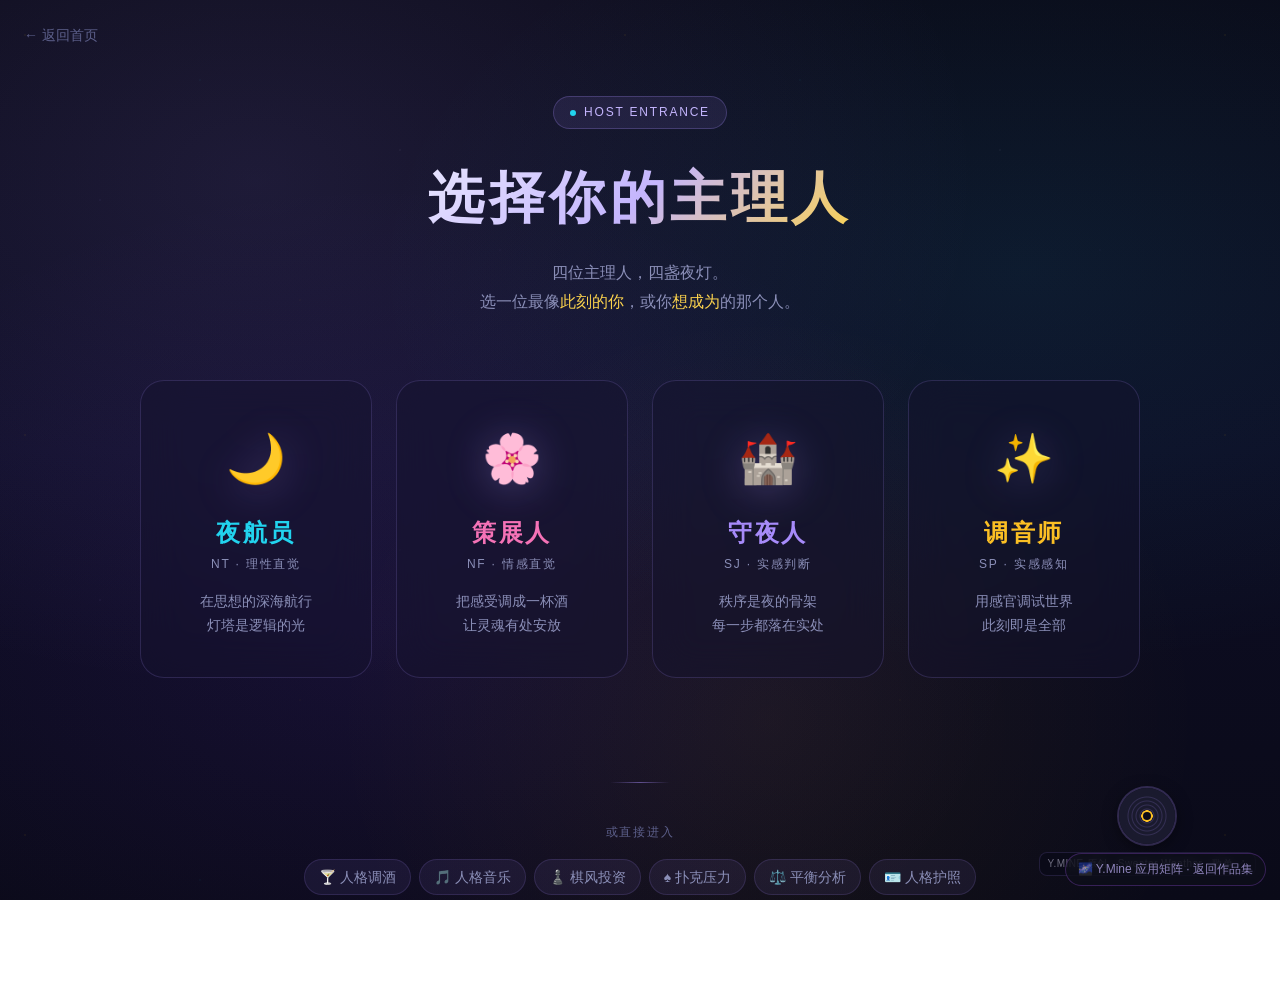
<file: host-intro/index.html>
<!DOCTYPE html>
<html lang="zh-CN">
<head>
  <meta charset="UTF-8">
  <meta name="viewport" content="width=device-width, initial-scale=1.0">
  <title>主理人入口 · Y.MINE 人格实验室</title>
  <meta name="description" content="选择你的主理人，进入属于你的人格探索之旅">
  <link rel="stylesheet" href="../shared/styles.css">
  <style>
    .page {
      min-height: 100vh;
      display: flex;
      flex-direction: column;
      align-items: center;
      justify-content: center;
      padding: var(--space-4xl) var(--space-lg);
    }

    .back-link {
      position: fixed;
      top: var(--space-lg);
      left: var(--space-lg);
      font-size: var(--fs-small);
      color: var(--text-muted);
      text-decoration: none;
      transition: color var(--transition-fast);
      z-index: 10;
    }

    .back-link:hover {
      color: var(--primary-purple-light);
    }

    .intro-header {
      text-align: center;
      margin-bottom: var(--space-3xl);
      animation: fadeInUp 0.8s ease;
    }

    .intro-badge {
      display: inline-flex;
      align-items: center;
      gap: 8px;
      padding: 6px 16px;
      background: rgba(167, 139, 250, 0.1);
      border: 1px solid rgba(167, 139, 250, 0.25);
      border-radius: var(--radius-full);
      font-size: var(--fs-micro);
      color: var(--primary-purple-light);
      letter-spacing: 0.15em;
      margin-bottom: var(--space-lg);
    }

    .intro-title {
      font-size: var(--fs-display);
      font-weight: var(--fw-bold);
      background: linear-gradient(135deg, var(--text-primary), var(--primary-purple-light), var(--amber-gold-light));
      -webkit-background-clip: text;
      background-clip: text;
      -webkit-text-fill-color: transparent;
      margin-bottom: var(--space-md);
      letter-spacing: 0.08em;
    }

    .intro-subtitle {
      font-size: var(--fs-body);
      color: var(--text-secondary);
      max-width: 500px;
      margin: 0 auto;
      line-height: 1.8;
    }

    .intro-subtitle em {
      font-style: normal;
      color: var(--amber-gold-light);
    }

    .hosts-grid {
      display: grid;
      grid-template-columns: repeat(4, 1fr);
      gap: var(--space-lg);
      max-width: 1000px;
      width: 100%;
      margin-bottom: var(--space-3xl);
    }

    @media (max-width: 900px) {
      .hosts-grid { grid-template-columns: repeat(2, 1fr); }
    }

    @media (max-width: 480px) {
      .hosts-grid { grid-template-columns: 1fr; }
    }

    .host-card {
      position: relative;
      padding: var(--space-xl) var(--space-lg);
      border-radius: var(--radius-xl);
      text-align: center;
      cursor: pointer;
      overflow: hidden;
      transition: all var(--transition-base);
      text-decoration: none;
      display: block;
      background: var(--glass-bg);
      backdrop-filter: blur(var(--glass-blur));
      -webkit-backdrop-filter: blur(var(--glass-blur));
      border: 1px solid var(--glass-border);
      animation: fadeInUp 0.6s ease both;
    }

    .host-card:nth-child(1) { animation-delay: 0.1s; }
    .host-card:nth-child(2) { animation-delay: 0.2s; }
    .host-card:nth-child(3) { animation-delay: 0.3s; }
    .host-card:nth-child(4) { animation-delay: 0.4s; }

    .host-card::before {
      content: '';
      position: absolute;
      top: 0;
      left: 0;
      width: 100%;
      height: 100%;
      background: radial-gradient(
        circle at 50% 0%,
        var(--host-glow, rgba(167, 139, 250, 0.2)),
        transparent 60%
      );
      opacity: 0;
      transition: opacity var(--transition-base);
    }

    .host-card:hover::before {
      opacity: 1;
    }

    .host-card:hover {
      transform: translateY(-8px) scale(1.02);
    }

    .host-card > * {
      position: relative;
      z-index: 1;
    }

    .host-emoji {
      font-size: 3rem;
      margin-bottom: var(--space-md);
      display: block;
      filter: drop-shadow(0 4px 20px rgba(167, 139, 250, 0.3));
      transition: transform var(--transition-bounce);
    }

    .host-card:hover .host-emoji {
      transform: scale(1.15);
    }

    .host-name {
      font-size: var(--fs-h3);
      font-weight: var(--fw-bold);
      margin-bottom: 2px;
      letter-spacing: 0.1em;
    }

    .host-group {
      font-size: var(--fs-micro);
      color: var(--text-secondary);
      margin-bottom: var(--space-md);
      letter-spacing: 0.15em;
    }

    .host-desc {
      font-size: var(--fs-small);
      color: var(--text-secondary);
      line-height: 1.7;
    }

    .host-card.nt { --host-glow: rgba(34, 211, 238, 0.25); }
    .host-card.nt:hover { border-color: rgba(34, 211, 238, 0.4); }
    .host-card.nt .host-name { color: var(--nt-color); }

    .host-card.nf { --host-glow: rgba(244, 114, 182, 0.25); }
    .host-card.nf:hover { border-color: rgba(244, 114, 182, 0.4); }
    .host-card.nf .host-name { color: var(--nf-color); }

    .host-card.sj { --host-glow: rgba(167, 139, 250, 0.25); }
    .host-card.sj:hover { border-color: rgba(167, 139, 250, 0.4); }
    .host-card.sj .host-name { color: var(--sj-color); }

    .host-card.sp { --host-glow: rgba(251, 191, 36, 0.25); }
    .host-card.sp:hover { border-color: rgba(251, 191, 36, 0.4); }
    .host-card.sp .host-name { color: var(--sp-color); }

    .quick-entry {
      text-align: center;
      animation: fadeInUp 0.8s ease 0.5s both;
    }

    .quick-entry-label {
      font-size: var(--fs-micro);
      color: var(--text-muted);
      letter-spacing: 0.15em;
      margin-bottom: var(--space-md);
      text-transform: uppercase;
    }

    .quick-links {
      display: flex;
      gap: var(--space-sm);
      flex-wrap: wrap;
      justify-content: center;
    }

    .quick-link {
      padding: 6px 14px;
      font-size: var(--fs-small);
      color: var(--text-secondary);
      background: rgba(167, 139, 250, 0.08);
      border: 1px solid var(--border);
      border-radius: var(--radius-full);
      text-decoration: none;
      transition: all var(--transition-fast);
    }

    .quick-link:hover {
      color: var(--primary-purple-light);
      border-color: var(--primary-purple);
      background: rgba(167, 139, 250, 0.15);
    }

    .divider-line {
      width: 60px;
      height: 1px;
      background: linear-gradient(90deg, transparent, var(--primary-purple), transparent);
      margin: var(--space-xl) auto;
      opacity: 0.5;
    }
  </style>
  <link rel="stylesheet" href="../shared/radio.css">
</head>
<body>
  <a href="../" class="back-link">← 返回首页</a>

  <div class="page">
    <header class="intro-header">
      <div class="intro-badge">
        <span style="width:6px;height:6px;background:var(--neon-cyan);border-radius:50%;display:inline-block;animation:pulse-glow 2s ease-in-out infinite;"></span>
        HOST ENTRANCE
      </div>
      <h1 class="intro-title">选择你的主理人</h1>
      <p class="intro-subtitle">
        四位主理人，四盏夜灯。<br>
        选一位最像<em>此刻的你</em>，或你<em>想成为</em>的那个人。
      </p>
    </header>

    <div class="hosts-grid">
      <a href="../cocktail/" class="host-card nt">
        <span class="host-emoji">🌙</span>
        <div class="host-name">夜航员</div>
        <div class="host-group">NT · 理性直觉</div>
        <div class="host-desc">
          在思想的深海航行<br>
          灯塔是逻辑的光
        </div>
      </a>

      <a href="../music/" class="host-card nf">
        <span class="host-emoji">🌸</span>
        <div class="host-name">策展人</div>
        <div class="host-group">NF · 情感直觉</div>
        <div class="host-desc">
          把感受调成一杯酒<br>
          让灵魂有处安放
        </div>
      </a>

      <a href="../chess/" class="host-card sj">
        <span class="host-emoji">🏰</span>
        <div class="host-name">守夜人</div>
        <div class="host-group">SJ · 实感判断</div>
        <div class="host-desc">
          秩序是夜的骨架<br>
          每一步都落在实处
        </div>
      </a>

      <a href="../poker/" class="host-card sp">
        <span class="host-emoji">✨</span>
        <div class="host-name">调音师</div>
        <div class="host-group">SP · 实感感知</div>
        <div class="host-desc">
          用感官调试世界<br>
          此刻即是全部
        </div>
      </a>
    </div>

    <div class="divider-line"></div>

    <div class="quick-entry">
      <div class="quick-entry-label">或直接进入</div>
      <div class="quick-links">
        <a href="../cocktail/" class="quick-link">🍸 人格调酒</a>
        <a href="../music/" class="quick-link">🎵 人格音乐</a>
        <a href="../chess/" class="quick-link">♟️ 棋风投资</a>
        <a href="../poker/" class="quick-link">♠️ 扑克压力</a>
        <a href="../balance/" class="quick-link">⚖️ 平衡分析</a>
        <a href="../passport/" class="quick-link">🪪 人格护照</a>
      </div>
    </div>
  </div>
  <script src="../shared/radio.js"></script>
<a href="https://hellomind-star.github.io/ymine-validation-hub/" target="_blank" rel="noopener" style="position:fixed;right:14px;bottom:14px;z-index:9999;display:inline-flex;align-items:center;gap:6px;padding:6px 12px;border-radius:999px;background:rgba(15,17,26,.85);border:1px solid rgba(168,85,247,.4);color:#c4b5fd;font-size:12px;font-family:-apple-system,'PingFang SC','Microsoft YaHei',sans-serif;text-decoration:none;backdrop-filter:blur(6px);opacity:.7;transition:opacity .2s" onmouseover="this.style.opacity='1'" onmouseout="this.style.opacity='.7'">🌌 Y.Mine 应用矩阵 · 返回作品集</a>
</body>
</html>
</file>
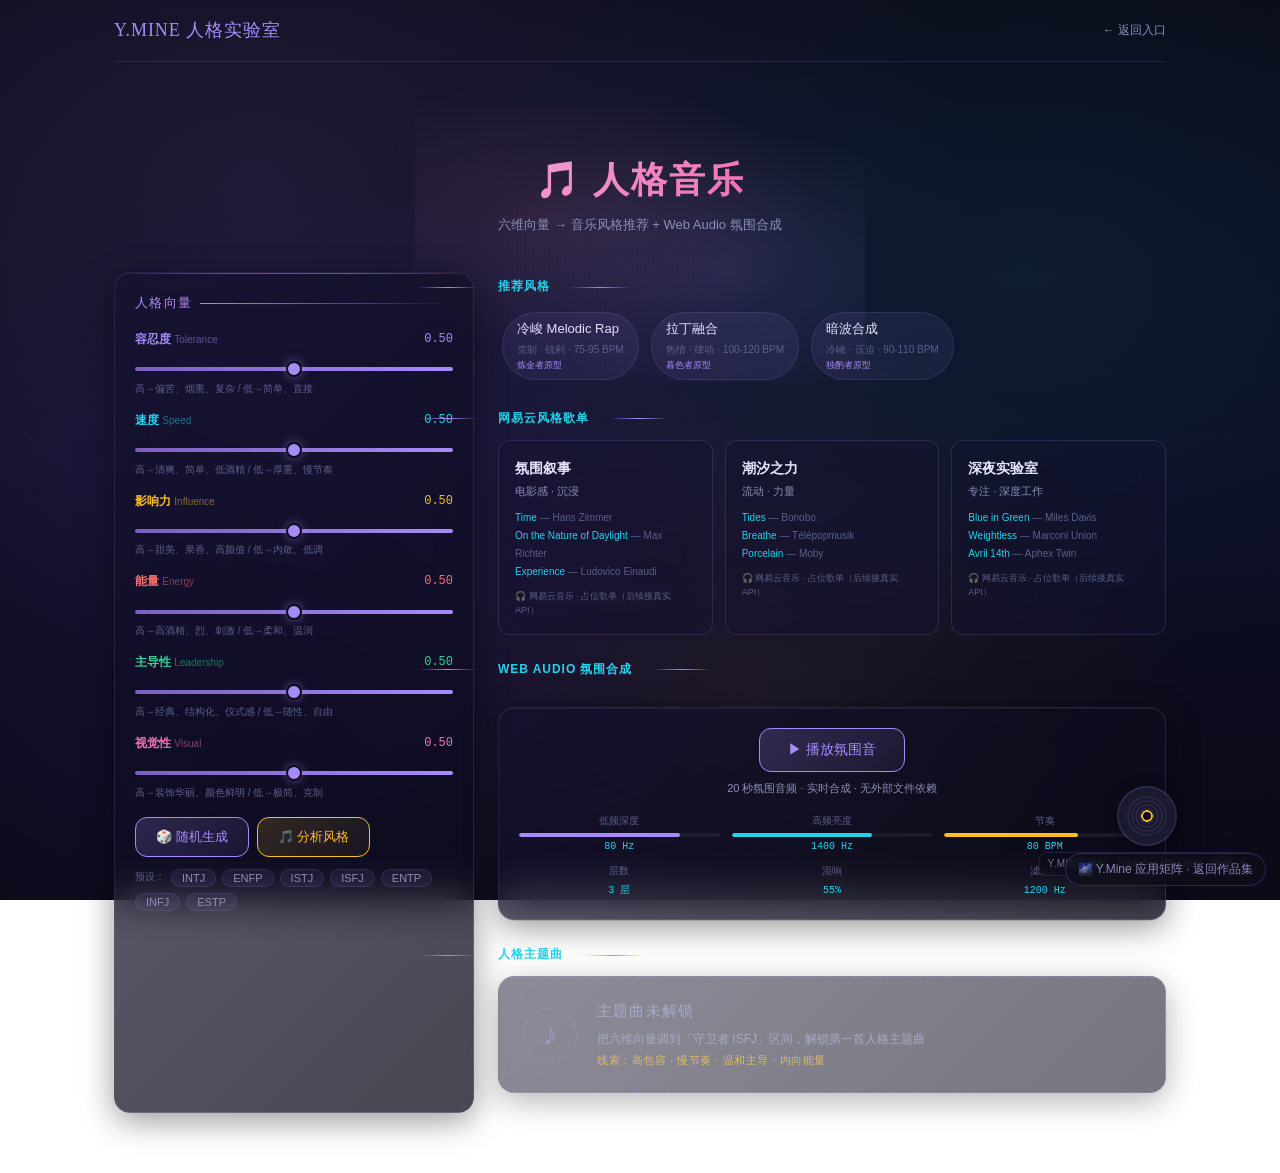
<file: music/index.html>
<!DOCTYPE html>
<html lang="zh-CN">
<head>
  <meta charset="UTF-8">
  <meta name="viewport" content="width=device-width, initial-scale=1.0">
  <title>人格音乐 Demo · Y.MINE 人格实验室</title>
  <link rel="stylesheet" href="../shared/styles.css">
  <link rel="stylesheet" href="upgrade.css">
  <style>
    .page-header {
      text-align: center;
      padding: 40px 0 30px;
    }
    .page-header h1 { font-family: var(--font-display); font-size: 32px; letter-spacing: 0.06em; }
    .page-header p { color: var(--text-secondary); font-size: 13px; margin-top: 6px; }

    .layout { display: grid; grid-template-columns: 360px 1fr; gap: 24px; padding-bottom: 60px; }
    @media (max-width: 768px) { .layout { grid-template-columns: 1fr; } }

    .control-panel { padding: 20px; }
    .panel-title {
      font-size: 13px; color: var(--purple); text-transform: uppercase;
      letter-spacing: 0.1em; margin-bottom: 16px;
      display: flex; align-items: center; gap: 8px;
    }
    .panel-title::after {
      content: ''; flex: 1; height: 1px;
      background: linear-gradient(90deg, var(--purple), transparent);
    }
    .slider-group { margin-bottom: 14px; }
    .slider-header {
      display: flex; justify-content: space-between; align-items: center;
      margin-bottom: 4px;
    }
    .slider-label { font-size: 12px; font-weight: 600; }
    .slider-label small { font-size: 10px; opacity: 0.5; font-weight: 400; }
    .slider-value { font-size: 12px; font-family: var(--font-mono); }
    .slider-desc { font-size: 10px; color: var(--text-muted); margin-top: 2px; }
    .btn-row { display: flex; gap: 8px; margin-top: 16px; flex-wrap: wrap; }

    /* 结果区 */
    .result-section { margin-bottom: 20px; }

    /* ── 人格主题曲卡片 ── */
    .theme-card { display: flex; align-items: center; gap: 20px; padding: 22px 24px; }
    .theme-card.locked { opacity: 0.75; border: 1px dashed rgba(167, 139, 250, 0.35); }
    .theme-lock-icon { font-size: 30px; color: rgba(167, 139, 250, 0.5); border: 1px dashed rgba(167,139,250,.4); border-radius: 50%; width: 54px; height: 54px; display: flex; align-items: center; justify-content: center; flex-shrink: 0; }
    .theme-lock-title { font-family: var(--font-display); font-size: 15px; letter-spacing: 0.08em; color: var(--text-secondary); margin-bottom: 6px; }
    .theme-lock-hint { font-size: 12px; color: var(--text-secondary); line-height: 1.7; }
    .theme-lock-clue { color: rgba(251, 191, 36, 0.75); font-size: 11px; letter-spacing: 0.05em; }
    .theme-card.unlocked { border: 1px solid rgba(251, 191, 36, 0.55); box-shadow: 0 0 24px rgba(251, 191, 36, 0.12), inset 0 0 30px rgba(251, 191, 36, 0.04); animation: themeGlow 3s ease-in-out infinite; }
    @keyframes themeGlow { 0%,100% { box-shadow: 0 0 24px rgba(251,191,36,.10), inset 0 0 30px rgba(251,191,36,.03);} 50% { box-shadow: 0 0 36px rgba(251,191,36,.22), inset 0 0 30px rgba(251,191,36,.06);} }
    .theme-info { flex: 1; min-width: 0; }
    .theme-badge { display: inline-block; font-size: 10px; letter-spacing: 0.12em; color: #FBBF24; border: 1px solid rgba(251,191,36,.45); padding: 3px 10px; border-radius: 20px; margin-bottom: 10px; }
    .theme-title { font-family: var(--font-display); font-size: 24px; letter-spacing: 0.04em; background: linear-gradient(90deg, #FBBF24, #A78BFA); -webkit-background-clip: text; background-clip: text; -webkit-text-fill-color: transparent; margin-bottom: 8px; }
    .theme-meta { font-size: 12px; color: var(--text-secondary); line-height: 1.7; margin-bottom: 14px; }
    .theme-actions { display: flex; align-items: center; gap: 14px; flex-wrap: wrap; }
    .theme-playlist-link { font-size: 12px; color: #22D3EE; text-decoration: none; border-bottom: 1px dotted rgba(34,211,238,.5); }
    .theme-playlist-link:hover { color: #A78BFA; border-bottom-color: #A78BFA; }
    .theme-qr { text-align: center; flex-shrink: 0; }
    .theme-qr img { width: 96px; height: 96px; border-radius: 8px; border: 1px solid rgba(167,139,250,.3); display: block; }
    .theme-qr-caption { font-size: 10px; color: var(--text-secondary); margin-top: 6px; letter-spacing: 0.05em; }
    @media (max-width: 640px) {
      .theme-card.unlocked { flex-direction: column; text-align: center; }
      .theme-actions { justify-content: center; }
      .theme-qr img { width: 110px; height: 110px; }
    }
    .section-title {
      font-size: 12px; color: var(--cyan); text-transform: uppercase;
      letter-spacing: 0.08em; margin-bottom: 12px;
    }
    .style-tag {
      display: inline-block; padding: 6px 14px; border-radius: 999px;
      margin: 4px; font-size: 13px; border: 1px solid var(--border);
      background: rgba(167, 139, 250, 0.08); color: var(--text-primary);
      transition: all var(--transition);
    }
    .style-tag:hover {
      border-color: var(--purple);
      background: rgba(167, 139, 250, 0.15);
    }

    /* 歌单推荐 */
    .playlist-cards { display: grid; grid-template-columns: repeat(3, 1fr); gap: 12px; }
    @media (max-width: 1024px) { .playlist-cards { grid-template-columns: repeat(2, 1fr); } }
    @media (max-width: 640px) { .playlist-cards { grid-template-columns: 1fr; } }
    .playlist-card {
      padding: 16px; border-radius: var(--radius-md);
      background: var(--bg-card); border: 1px solid var(--border);
      transition: all var(--transition);
    }
    .playlist-card:hover { border-color: var(--purple); }
    .playlist-card .pl-title {
      font-size: 14px; font-weight: 600; margin-bottom: 4px;
    }
    .playlist-card .pl-mood {
      font-size: 11px; color: var(--text-secondary); margin-bottom: 8px;
    }
    .playlist-card .pl-songs {
      font-size: 10px; color: var(--text-muted); line-height: 1.8;
    }
    .playlist-card .pl-songs span { color: var(--cyan); }

    /* 音频播放区 */
    .audio-player {
      padding: 20px; margin-top: 16px;
      text-align: center;
    }
    .audio-player .btn {
      font-size: 14px; padding: 12px 28px;
    }
    .audio-player .btn.playing {
      background: rgba(34, 211, 238, 0.15);
      border-color: var(--cyan);
      color: var(--cyan);
      animation: glowPulse 2s infinite;
    }
    .audio-status {
      font-size: 11px; color: var(--text-secondary);
      margin-top: 8px;
    }
    .param-bars {
      display: grid; grid-template-columns: repeat(3, 1fr);
      gap: 12px; margin-top: 16px;
    }
    .param-bar-item {
      text-align: center;
    }
    .param-bar-item .label {
      font-size: 10px; color: var(--text-muted); margin-bottom: 4px;
    }
    .param-bar-item .bar {
      height: 4px; border-radius: 2px;
      background: rgba(255,255,255,0.06); overflow: hidden;
    }
    .param-bar-item .fill {
      height: 100%; border-radius: 2px;
      transition: width 0.6s ease;
    }
    .param-bar-item .value {
      font-size: 10px; font-family: var(--font-mono);
      color: var(--cyan); margin-top: 2px;
    }

    .empty-state {
      text-align: center; padding: 60px 20px; color: var(--text-muted);
      font-size: 13px;
    }
    .empty-state .big-emoji { font-size: 48px; margin-bottom: 12px; display: block; }
  </style>
  <link rel="stylesheet" href="../shared/radio.css">
</head>
<body>
  <div class="container">
    <div class="nav-bar">
      <a href="../" class="nav-brand">Y.MINE 人格实验室</a>
      <a href="../" class="nav-back">← 返回入口</a>
    </div>

    <div class="page-header">
      <h1 class="text-purple">🎵 人格音乐</h1>
      <p>六维向量 → 音乐风格推荐 + Web Audio 氛围合成</p>
    </div>

    <div class="layout">
      <!-- 左侧：控制面板 -->
      <div class="control-panel glass">
        <div class="panel-title">人格向量</div>
        <div id="sliders"></div>
        <div class="btn-row">
          <button class="btn btn-primary" id="btn-random">🎲 随机生成</button>
          <button class="btn btn-gold" id="btn-analyze">🎵 分析风格</button>
        </div>
        <div style="margin-top:12px;display:flex;flex-wrap:wrap;gap:6px;" id="presets">
          <span style="font-size:10px;color:var(--text-muted);">预设：</span>
        </div>
      </div>

      <!-- 右侧：结果区 -->
      <div id="results">
        <div class="empty-state">
          <span class="big-emoji">🎵</span>
          调整向量后点击「分析风格」
        </div>
      </div>
    </div>
  </div>

  <script src="../shared/theme.js"></script>
  <script src="../shared/vector-mock.js"></script>
  <script>
    // ═════════════════════════════════════════════════════════
    // 风格推荐库 · 来自主项目人格-音乐映射
    // ═════════════════════════════════════════════════════════
    const STYLE_MAP = {
      darkTrap: { name: '深夜 Trap Soul', tags: ['Trap', 'R&B', '暗潮'], mood: '深沉 · 迷幻', bpm: '65-85', desc: '808 低频 + 氛围合成器 + 慵懒人声', archetype: '夜唤者' },
      melodicRap: { name: '冷峻 Melodic Rap', tags: ['Hip-Hop', '旋律', '冷感'], mood: '克制 · 锐利', bpm: '75-95', desc: '精准鼓点 + 旋律说唱 + 极简制作', archetype: '炼金者' },
      ambientRnb: { name: '氛围 R&B', tags: ['R&B', '氛围', '柔和'], mood: '温暖 · 流动', bpm: '60-80', desc: '柔和合成器 + 切分节奏 + 情感人声', archetype: '月潮者' },
      jazzHop: { name: '爵士嘻哈', tags: ['Jazz', 'Hip-Hop', '慵懒'], mood: '松弛 · 优雅', bpm: '70-90', desc: '爵士采样 + 舒缓鼓点 + 钢琴旋律', archetype: '暮色者' },
      electronicDream: { name: '电子梦境', tags: ['Electronic', 'Dream Pop', '迷幻'], mood: '漂浮 · 梦幻', bpm: '50-70', desc: '合成器音墙 + 空灵人声 + 慢节奏', archetype: '织梦者' },
      minimalClassical: { name: '极简古典', tags: ['Classical', 'Minimal', '钢琴'], mood: '专注 · 沉思', bpm: '40-60', desc: '钢琴独奏 + 弦乐铺垫 + 留白', archetype: '守序者' },
      rockBallad: { name: '摇滚叙事', tags: ['Rock', 'Ballad', '吉他'], mood: '力量 · 感性', bpm: '80-100', desc: '电吉他 + 叙事性歌词 + 渐进鼓点', archetype: '焰心者' },
      upbeatPop: { name: '活力流行', tags: ['Pop', 'Dance', '电子'], mood: '明亮 · 跃动', bpm: '110-130', desc: '流行结构 + 电子元素 + 明快节奏', archetype: '焰心者' },
      loFiChill: { name: 'Lo-Fi 放松', tags: ['Lo-Fi', 'Chill', '低保真'], mood: '温暖 · 怀旧', bpm: '60-80', desc: '低保真质感 + 简单节奏 + 环境音采样', archetype: '雾行者' },
      latinFusion: { name: '拉丁融合', tags: ['Latin', 'Fusion', '打击乐'], mood: '热情 · 律动', bpm: '100-120', desc: '拉丁节奏 + 爵士和声 + 即兴', archetype: '暮色者' },
      darkSynth: { name: '暗波合成', tags: ['Synthwave', 'Dark', '工业'], mood: '冷峻 · 压迫', bpm: '90-110', desc: '模拟合成器 + 工业鼓机 + 暗黑气质', archetype: '独酌者' },
      orchestralEpic: { name: '史诗管弦', tags: ['Orchestral', 'Epic', '电影'], mood: '宏大 · 庄严', bpm: '60-90', desc: '管弦乐团 + 合唱 + 渐进高潮', archetype: '领航者' },
    };

    // 网易云风格歌单 · 占位（后续接真实 API）
    const PLAYLIST_PLACEHOLDERS = [
      { title: '深夜实验室', mood: '专注 · 深度工作', archetype: '炼金者', songs: ['<span>Blue in Green</span> — Miles Davis', '<span>Weightless</span> — Marconi Union', '<span>Avril 14th</span> — Aphex Twin'] },
      { title: '霓虹漫游', mood: '都市 · 夜行', archetype: '夜唤者', songs: ['<span>Blinding Lights</span> — The Weeknd', '<span>Nights</span> — Frank Ocean', '<span>After Hours</span> — The Weeknd'] },
      { title: '静谧回响', mood: '冥想 · 内省', archetype: '独酌者', songs: ['<span>Gymnopédie No.1</span> — Satie', '<span>Spiegel im Spiegel</span> — Arvo Pärt', '<span>Clair de Lune</span> — Debussy'] },
      { title: '节奏实验室', mood: '律动 · 实验', archetype: '焰心者', songs: ['<span>Lose Yourself to Dance</span> — Daft Punk', '<span>Electric Feel</span> — MGMT', '<span>Midnight City</span> — M83'] },
      { title: '氛围叙事', mood: '电影感 · 沉浸', archetype: '织梦者', songs: ['<span>Time</span> — Hans Zimmer', '<span>On the Nature of Daylight</span> — Max Richter', '<span>Experience</span> — Ludovico Einaudi'] },
      { title: '低音引力', mood: '深沉 · 力量', archetype: '守序者', songs: ['<span>Limit to Your Love</span> — James Blake', '<span>Teardrop</span> — Massive Attack', '<span>Angel</span> — Massive Attack'] },
      { title: '晨雾漫步', mood: '清新 · 朦胧', archetype: '雾行者', songs: ['<span>Holocene</span> — Bon Iver', '<span>To Build a Home</span> — Cinematic Orchestra', '<span>Bloom</span> — The Paper Kites'] },
      { title: '日落大道', mood: '温暖 · 怀旧', archetype: '暮色者', songs: ['<span>Sunset Lover</span> — Petit Biscuit', '<span>Redbone</span> — Childish Gambino', '<span>Electric</span> — Alina Baraz'] },
      { title: '潮汐之力', mood: '流动 · 力量', archetype: '月潮者', songs: ['<span>Tides</span> — Bonobo', '<span>Breathe</span> — Télépopmusik', '<span>Porcelain</span> — Moby'] },
      { title: '军令如山', mood: '史诗 · 庄严', archetype: '领航者', songs: ['<span>Heart of Courage</span> — Two Steps From Hell', '<span>Lux Aeterna</span> — Clint Mansell', '<span>O Fortuna</span> — Carl Orff'] },
    ];

    // ═════════════════════════════════════════════════════════
    // 向量 → 风格推荐 · 多维度人格驱动
    // ═════════════════════════════════════════════════════════
    function getStyleRecommendations(vec) {
      const recs = [];

      // ENT + SPD → 能量-节奏象限
      const energy = vec.ENT * 0.6 + vec.SPD * 0.4;
      if (energy > 0.7) {
        recs.push('upbeatPop', 'rockBallad', 'darkTrap');
      } else if (energy > 0.45) {
        recs.push('melodicRap', 'latinFusion', 'darkSynth');
      } else if (energy > 0.25) {
        recs.push('ambientRnb', 'jazzHop', 'electronicDream');
      } else {
        recs.push('loFiChill', 'minimalClassical', 'ambientRnb');
      }

      // TOL + LEAD → 复杂度-结构象限
      const complexity = vec.TOL * 0.5 + vec.LEAD * 0.5;
      if (complexity > 0.6) {
        recs.push('jazzHop', 'orchestralEpic', 'darkSynth');
      } else if (complexity < 0.3) {
        recs.push('upbeatPop', 'loFiChill');
      }

      // VIS + INF → 视觉-表现象限
      const expressiveness = vec.VIS * 0.5 + vec.INF * 0.5;
      if (expressiveness > 0.7) {
        recs.push('electronicDream', 'latinFusion', 'orchestralEpic');
      }
      if (expressiveness < 0.3) {
        recs.push('minimalClassical', 'loFiChill');
      }

      // INF 高 → 甜美/果香对应甜美流行/电子
      if (vec.INF > 0.7) {
        recs.push('upbeatPop', 'ambientRnb');
      }

      // 去重 + 取前 6
      const unique = [...new Set(recs)];
      return unique.slice(0, 6).map(k => STYLE_MAP[k]).filter(Boolean);
    }

    function getPlaylistRecommendations(vec) {
      // 从10个歌单中按能量匹配选3个
      const energy = vec.ENT * 0.6 + vec.SPD * 0.4;
      const sorted = [...PLAYLIST_PLACEHOLDERS].sort((a, b) => {
        const aEnergy = ['焰心者','夜唤者'].includes(a.archetype) ? 1 : ['织梦者','月潮者'].includes(a.archetype) ? 0.5 : 0;
        const bEnergy = ['焰心者','夜唤者'].includes(b.archetype) ? 1 : ['织梦者','月潮者'].includes(b.archetype) ? 0.5 : 0;
        return Math.abs(energy - aEnergy) - Math.abs(energy - bEnergy);
      });
      return sorted.slice(0, 3);
    }

    // ═════════════════════════════════════════════════════════
    // Web Audio API 氛围合成
    // ═════════════════════════════════════════════════════════
    let audioCtx = null;
    let activeNodes = [];
    let isPlaying = false;

    function getAudioParams(vec) {
      return {
        bassFreq: 60 + vec.TOL * 40,           // 低频 60-100Hz (TOL高→更深)
        highFreq: 800 + vec.ENT * 1200,        // 高频 800-2000Hz (ENT高→更亮)
        lowVolume: 0.15 + (1 - vec.ENT) * 0.15, // 低音量 (ENT低→更柔和)
        highVolume: 0.05 + vec.ENT * 0.15,      // 高音量 (ENT高→更刺激)
        layers: 2 + Math.floor(vec.TOL * 3),    // 层数 2-5 (TOL高→更复杂)
        tempo: 40 + vec.SPD * 80,               // BPM 40-120 (SPD高→更快)
        reverb: 0.3 + vec.VIS * 0.5,            // 混响 (VIS高→更空灵)
        filterFreq: 400 + vec.INF * 1600,       // 滤波器 (INF高→更明亮)
      };
    }

    function startAmbient(vec) {
      if (isPlaying) return;

      if (!audioCtx) {
        audioCtx = new (window.AudioContext || window.webkitAudioContext)();
      }

      const params = getAudioParams(vec);
      const now = audioCtx.currentTime;
      const duration = 20; // 20 秒循环

      // 主增益
      const masterGain = audioCtx.createGain();
      masterGain.gain.setValueAtTime(0, now);
      masterGain.gain.linearRampToValueAtTime(0.5, now + 0.5);
      masterGain.connect(audioCtx.destination);
      activeNodes.push(masterGain);

      // 混响卷积
      const convolver = audioCtx.createConvolver();
      const reverbBuffer = createReverbBuffer(audioCtx, params.reverb, 2);
      convolver.buffer = reverbBuffer;
      const reverbGain = audioCtx.createGain();
      reverbGain.gain.setValueAtTime(params.reverb * 0.5, now);
      convolver.connect(reverbGain);
      reverbGain.connect(masterGain);
      activeNodes.push(convolver, reverbGain);

      // 每一层：低频基底 + 中高频纹理
      for (let i = 0; i < params.layers; i++) {
        const layerDelay = i * 0.5;

        // 低频振荡器（基底）
        const oscLow = audioCtx.createOscillator();
        const gainLow = audioCtx.createGain();
        oscLow.type = i === 0 ? 'sine' : 'triangle';
        oscLow.frequency.setValueAtTime(params.bassFreq + i * 8, now + layerDelay);

        // LFO 调制低频
        const lfo = audioCtx.createOscillator();
        const lfoGain = audioCtx.createGain();
        lfo.frequency.setValueAtTime(0.1 + i * 0.05, now);
        lfoGain.gain.setValueAtTime(3 + i, now);
        lfo.connect(lfoGain);
        lfoGain.connect(oscLow.frequency);
        lfo.start(now);
        oscLow.start(now + layerDelay);
        activeNodes.push(lfo, lfoGain, oscLow);

        gainLow.gain.setValueAtTime(0, now + layerDelay);
        gainLow.gain.linearRampToValueAtTime(params.lowVolume / params.layers, now + layerDelay + 0.3);
        oscLow.connect(gainLow);
        gainLow.connect(masterGain);
        gainLow.connect(convolver);
        activeNodes.push(gainLow);

        // 中高频纹理（白噪声过滤）
        const bufferSize = audioCtx.sampleRate * 2;
        const noiseBuffer = audioCtx.createBuffer(1, bufferSize, audioCtx.sampleRate);
        const data = noiseBuffer.getChannelData(0);
        for (let j = 0; j < bufferSize; j++) {
          data[j] = Math.random() * 2 - 1;
        }
        const noise = audioCtx.createBufferSource();
        noise.buffer = noiseBuffer;
        noise.loop = true;

        const bandpass = audioCtx.createBiquadFilter();
        bandpass.type = 'bandpass';
        bandpass.frequency.setValueAtTime(params.filterFreq + i * 400, now);
        bandpass.Q.setValueAtTime(0.7, now);

        const noiseGain = audioCtx.createGain();
        noiseGain.gain.setValueAtTime(0, now + layerDelay);
        noiseGain.gain.linearRampToValueAtTime(params.highVolume / params.layers, now + layerDelay + 0.3);

        noise.connect(bandpass);
        bandpass.connect(noiseGain);
        noiseGain.connect(masterGain);
        noiseGain.connect(convolver);
        noise.start(now + layerDelay);
        activeNodes.push(noise, bandpass, noiseGain);
      }

      // 节奏脉冲（SPD 相关）
      const pulseInterval = 60 / params.tempo;
      const pulseOsc = audioCtx.createOscillator();
      const pulseGain = audioCtx.createGain();
      pulseOsc.type = 'sine';
      pulseOsc.frequency.setValueAtTime(90, now);
      pulseGain.gain.setValueAtTime(0, now);

      pulseOsc.connect(pulseGain);
      pulseGain.connect(masterGain);
      pulseOsc.start(now);
      activeNodes.push(pulseOsc, pulseGain);

      // 脉冲调度
      let pulseCount = 0;
      const maxPulses = Math.floor(duration / pulseInterval);
      const pulseIntervalId = setInterval(() => {
        if (pulseCount >= maxPulses || !isPlaying) {
          clearInterval(pulseIntervalId);
          return;
        }
        const t = audioCtx.currentTime;
        pulseGain.gain.setValueAtTime(0.08, t);
        pulseGain.gain.exponentialRampToValueAtTime(0.001, t + pulseInterval * 0.5);
        pulseCount++;
      }, pulseInterval * 1000);

      // 定时停止
      const stopTimer = setTimeout(() => {
        stopAmbient();
      }, duration * 1000);

      // 存储清理引用
      activeNodes.push({ stopTimer, pulseIntervalId });
      isPlaying = true;
    }

    function stopAmbient() {
      if (!isPlaying) return;

      if (audioCtx) {
        const now = audioCtx.currentTime;
        const masterGain = activeNodes.find(n => n instanceof Gain);
        // 淡出
        try {
          const gains = activeNodes.filter(n => n instanceof Gain && n.gain);
          gains.forEach(g => {
            g.gain.linearRampToValueAtTime(0, now + 0.3);
          });
        } catch (e) {}

        // 延迟停止
        setTimeout(() => {
          activeNodes.forEach(node => {
            try {
              if (node.stopTimer) clearTimeout(node.stopTimer);
              if (node.pulseIntervalId) clearInterval(node.pulseIntervalId);
              if (node.stop && typeof node.stop === 'function') node.stop();
              if (node.disconnect && typeof node.disconnect === 'function') node.disconnect();
            } catch (e) {}
          });
          activeNodes = [];
        }, 400);
      }

      isPlaying = false;
      updatePlayButton();
    }

    function createReverbBuffer(ctx, duration, decay) {
      const sampleRate = ctx.sampleRate;
      const length = sampleRate * duration;
      const buffer = ctx.createBuffer(2, length, sampleRate);

      for (let ch = 0; ch < 2; ch++) {
        const data = buffer.getChannelData(ch);
        for (let i = 0; i < length; i++) {
          data[i] = (Math.random() * 2 - 1) * Math.exp(-i / (sampleRate * decay));
        }
      }
      return buffer;
    }

    function updatePlayButton() {
      const btn = $('#btn-play');
      if (!btn) return;
      if (isPlaying) {
        btn.textContent = '⏸ 停止播放';
        btn.classList.add('playing');
      } else {
        btn.textContent = '▶ 播放氛围音';
        btn.classList.remove('playing');
      }
    }

    // ═════════════════════════════════════════════════════════
    // 初始化
    // ═════════════════════════════════════════════════════════
    const DEFAULT_VEC = { TOL: 0.5, SPD: 0.5, INF: 0.5, ENT: 0.5, LEAD: 0.5, VIS: 0.5 };
    let currentVector = { ...DEFAULT_VEC };

    const sliderValues = createVectorSliders($('#sliders'), (vals) => {
      currentVector = { ...vals };
    }, DEFAULT_VEC);

    // 预设按钮
    const presetsEl = $('#presets');
    getPresetTypes().forEach(type => {
      const btn = document.createElement('button');
      btn.className = 'tag';
      btn.textContent = type;
      btn.style.cursor = 'pointer';
      btn.addEventListener('click', () => {
        const vec = presetVector(type);
        currentVector = { ...vec };
        DIMENSIONS.forEach(d => {
          const input = document.querySelector(`input[data-dim="${d.key}"]`);
          if (input) {
            input.value = vec[d.key];
            const valEl = input.parentElement.querySelector('.slider-value');
            if (valEl) valEl.textContent = fmt(vec[d.key]);
          }
        });
      });
      presetsEl.appendChild(btn);
    });

    $('#btn-random').addEventListener('click', () => {
      const vec = randomVector();
      currentVector = { ...vec };
      DIMENSIONS.forEach(d => {
        const input = document.querySelector(`input[data-dim="${d.key}"]`);
        if (input) {
          input.value = vec[d.key];
          const valEl = input.parentElement.querySelector('.slider-value');
          if (valEl) valEl.textContent = fmt(vec[d.key]);
        }
      });
    });

    $('#btn-analyze').addEventListener('click', () => {
      stopAmbient();
      renderResults(currentVector);
    });

    // ═════════════════════════════════════════════════════════
    // 结果渲染
    // ═════════════════════════════════════════════════════════
    function renderResults(vec) {
      const styles = getStyleRecommendations(vec);
      const playlists = getPlaylistRecommendations(vec);
      const audioParams = getAudioParams(vec);

      $('#results').innerHTML = `
        <!-- 风格推荐 -->
        <div class="result-section">
          <div class="section-title">推荐风格</div>
          <div>
            ${styles.map((s, i) => `
              <span class="style-tag animate-in" style="animation-delay:${i * 0.08}s">
                ${s.name}
                <small style="display:block;font-size:10px;color:var(--text-muted);margin-top:2px;">${s.mood} · ${s.bpm} BPM</small>
                <small style="display:block;font-size:9px;color:var(--purple);">${s.archetype}原型</small>
              </span>
            `).join('')}
          </div>
        </div>

        <!-- 歌单推荐 -->
        <div class="result-section">
          <div class="section-title">网易云风格歌单</div>
          <div class="playlist-cards">
            ${playlists.map((p, i) => `
              <div class="playlist-card animate-in" style="animation-delay:${i * 0.1}s">
                <div class="pl-title">${p.title}</div>
                <div class="pl-mood">${p.mood}</div>
                <div class="pl-songs">${p.songs.join('<br>')}</div>
                <div style="margin-top:8px;font-size:9px;color:var(--text-muted);">
                  🎧 网易云音乐 · 占位歌单（后续接真实 API）
                </div>
              </div>
            `).join('')}
          </div>
        </div>

        <!-- 音频播放器 -->
        <div class="result-section">
          <div class="section-title">Web Audio 氛围合成</div>
          <div class="audio-player glass">
            <button class="btn btn-primary" id="btn-play" onclick="togglePlay()">
              ▶ 播放氛围音
            </button>
            <div class="audio-status">20 秒氛围音频 · 实时合成 · 无外部文件依赖</div>
            <div class="param-bars">
              <div class="param-bar-item">
                <div class="label">低频深度</div>
                <div class="bar"><div class="fill" style="width:${audioParams.bassFreq / 100 * 100}%;background:var(--purple);"></div></div>
                <div class="value">${audioParams.bassFreq.toFixed(0)} Hz</div>
              </div>
              <div class="param-bar-item">
                <div class="label">高频亮度</div>
                <div class="bar"><div class="fill" style="width:${audioParams.highFreq / 2000 * 100}%;background:var(--cyan);"></div></div>
                <div class="value">${audioParams.highFreq.toFixed(0)} Hz</div>
              </div>
              <div class="param-bar-item">
                <div class="label">节奏</div>
                <div class="bar"><div class="fill" style="width:${audioParams.tempo / 120 * 100}%;background:var(--gold);"></div></div>
                <div class="value">${audioParams.tempo.toFixed(0)} BPM</div>
              </div>
            </div>
            <div class="param-bars" style="margin-top:8px;">
              <div class="param-bar-item">
                <div class="label">层数</div>
                <div class="value">${audioParams.layers} 层</div>
              </div>
              <div class="param-bar-item">
                <div class="label">混响</div>
                <div class="value">${pct(audioParams.reverb)}</div>
              </div>
              <div class="param-bar-item">
                <div class="label">滤波器</div>
                <div class="value">${audioParams.filterFreq.toFixed(0)} Hz</div>
              </div>
            </div>
          </div>
        </div>

        ${themeCardHTML(vec)}
      `;
    }

    // ═════════════════════════════════════════════════════════
    // 人格主题曲 · ISFJ 区间解锁
    // 向量进入 ISFJ 邻域 → 解锁《Sweater Weather》
    // ═════════════════════════════════════════════════════════
    const THEME_CENTER = { TOL: 0.65, SPD: 0.35, INF: 0.45, ENT: 0.25, LEAD: 0.35, VIS: 0.40 };
    const THEME_RADIUS = 0.20;
    let themeAudio = null;

    function themeDistance(vec) {
      let sum = 0;
      for (const k of Object.keys(THEME_CENTER)) {
        const d = (vec[k] || 0) - THEME_CENTER[k];
        sum += d * d;
      }
      return Math.sqrt(sum);
    }

    function themeCardHTML(vec) {
      const unlocked = themeDistance(vec) <= THEME_RADIUS;
      if (!unlocked) {
        return `
        <!-- 人格主题曲 · 未解锁 -->
        <div class="result-section">
          <div class="section-title">人格主题曲</div>
          <div class="theme-card glass locked">
            <div class="theme-lock-icon">♪</div>
            <div class="theme-lock-text">
              <div class="theme-lock-title">主题曲未解锁</div>
              <div class="theme-lock-hint">把六维向量调到「守卫者 ISFJ」区间，解锁第一首人格主题曲<br>
              <span class="theme-lock-clue">线索：高包容 · 慢节奏 · 温和主导 · 内向能量</span></div>
            </div>
          </div>
        </div>`;
      }
      return `
        <!-- 人格主题曲 · 已解锁 -->
        <div class="result-section">
          <div class="section-title">人格主题曲 · 已解锁</div>
          <div class="theme-card glass unlocked">
            <div class="theme-info">
              <div class="theme-badge">ISFJ 守卫者 · 主题曲 No.01</div>
              <div class="theme-title">Sweater Weather</div>
              <div class="theme-meta">Y.MINE 原创 AI 音乐 · 3'26'' · 毛衣与冷天气的矛盾体，正如守护者温柔而坚韧</div>
              <div class="theme-actions">
                <button class="btn btn-primary" id="btn-theme-play" onclick="toggleTheme()">▶ 播放主题曲</button>
                <a class="theme-playlist-link" href="https://163cn.tv/bcXc6I9W" target="_blank" rel="noopener">网易云歌单《first cup》↗</a>
              </div>
            </div>
            <div class="theme-qr">
              <img src="../assets/radio/netease-playlist-qr.png" alt="网易云歌单二维码">
              <div class="theme-qr-caption">扫码听完整版</div>
            </div>
          </div>
        </div>`;
    }

    window.toggleTheme = function () {
      const btn = $('#btn-theme-play');
      if (themeAudio && !themeAudio.paused) {
        themeAudio.pause();
        if (btn) btn.textContent = '▶ 播放主题曲';
        return;
      }
      // 暂停氛围合成器，避免混音
      if (isPlaying) { stopAmbient(); updatePlayButton(); }
      if (!themeAudio) {
        themeAudio = new Audio('../assets/radio/sweater-weather.mp3');
        themeAudio.volume = 0.8;
        themeAudio.addEventListener('ended', () => {
          const b = $('#btn-theme-play');
          if (b) b.textContent = '▶ 播放主题曲';
        });
      }
      themeAudio.play().then(() => {
        if (btn) btn.textContent = '⏸ 暂停';
      }).catch(() => {
        if (btn) btn.textContent = '▶ 播放主题曲';
      });
    };

    window.togglePlay = function() {
      if (isPlaying) {
        stopAmbient();
      } else {
        startAmbient(currentVector);
        updatePlayButton();
      }
    };

    // 页面卸载时清理
    window.addEventListener('beforeunload', () => {
      stopAmbient();
    });

    // 初始加载
    renderResults(currentVector);
  </script>
  <script src="../shared/radio.js"></script>
<a href="https://hellomind-star.github.io/ymine-validation-hub/" target="_blank" rel="noopener" style="position:fixed;right:14px;bottom:14px;z-index:9999;display:inline-flex;align-items:center;gap:6px;padding:6px 12px;border-radius:999px;background:rgba(15,17,26,.85);border:1px solid rgba(168,85,247,.4);color:#c4b5fd;font-size:12px;font-family:-apple-system,'PingFang SC','Microsoft YaHei',sans-serif;text-decoration:none;backdrop-filter:blur(6px);opacity:.7;transition:opacity .2s" onmouseover="this.style.opacity='1'" onmouseout="this.style.opacity='.7'">🌌 Y.Mine 应用矩阵 · 返回作品集</a>
</body>
</html>
</file>
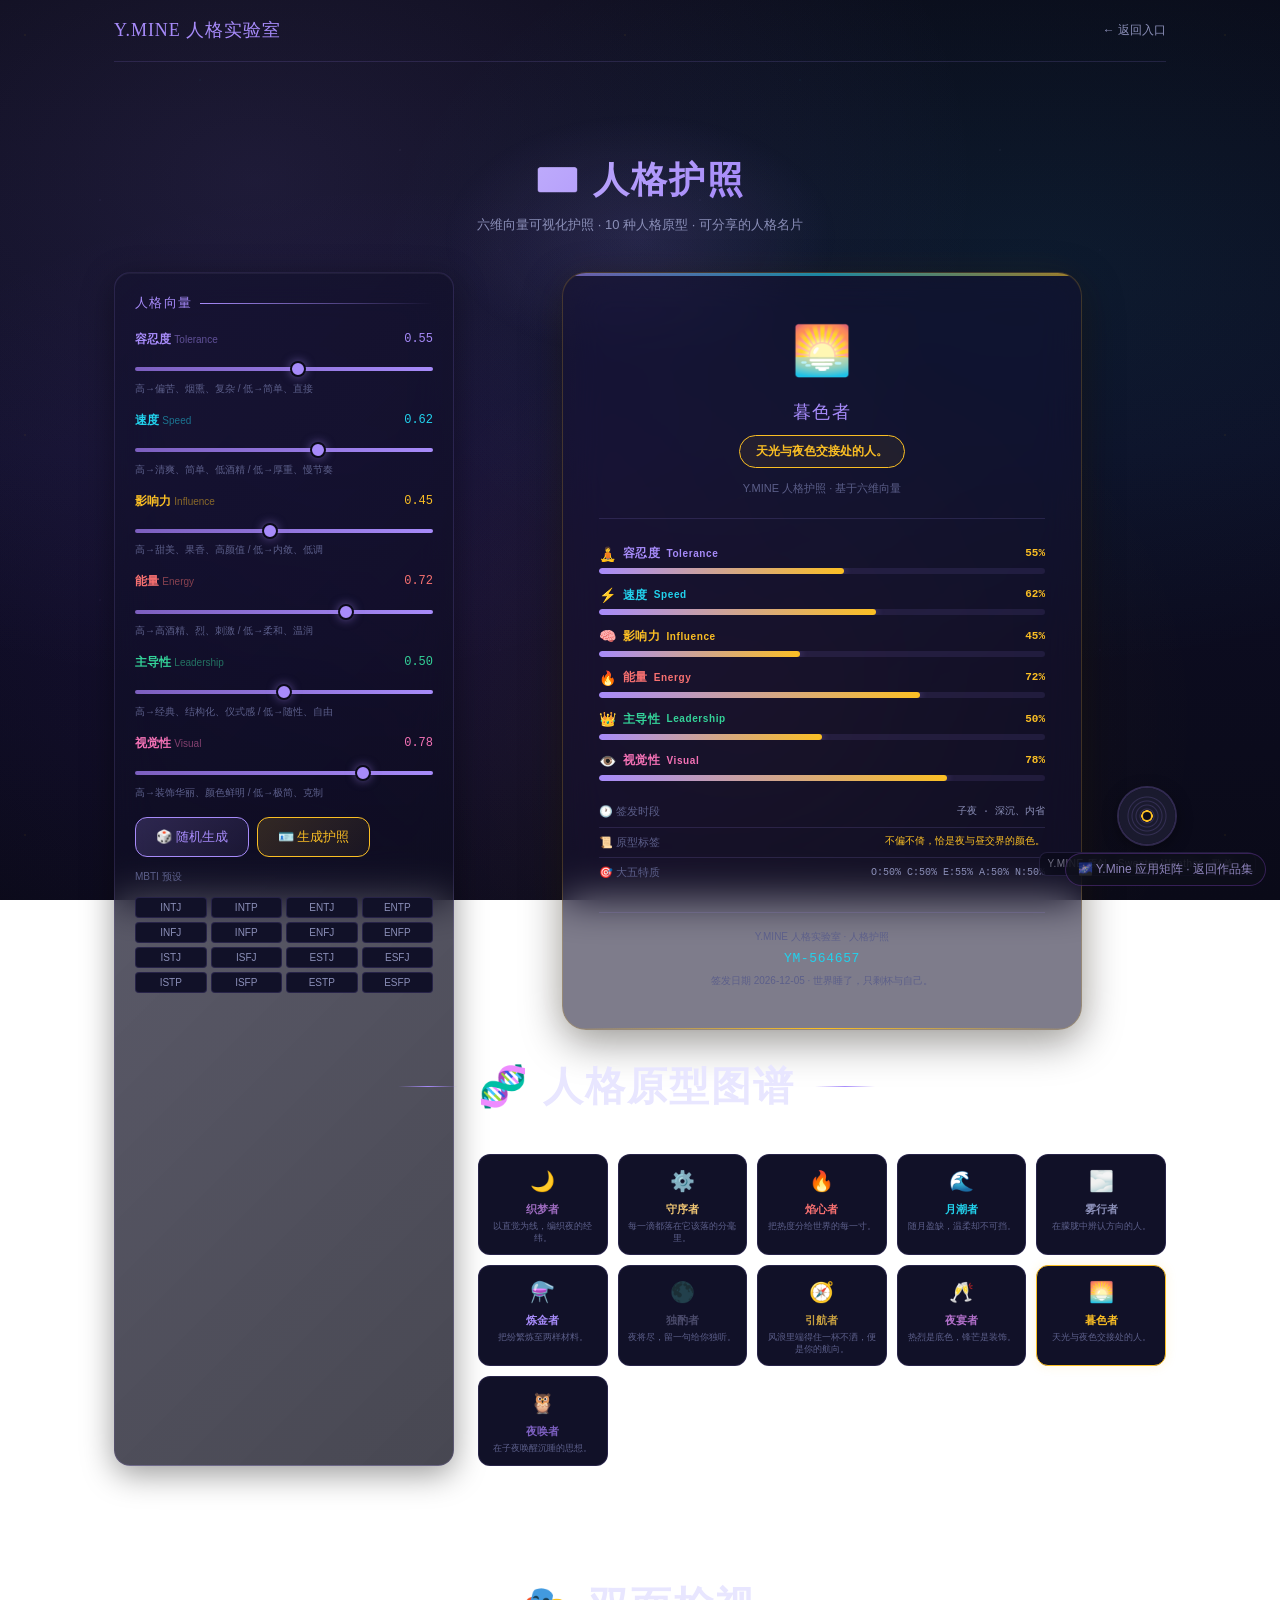
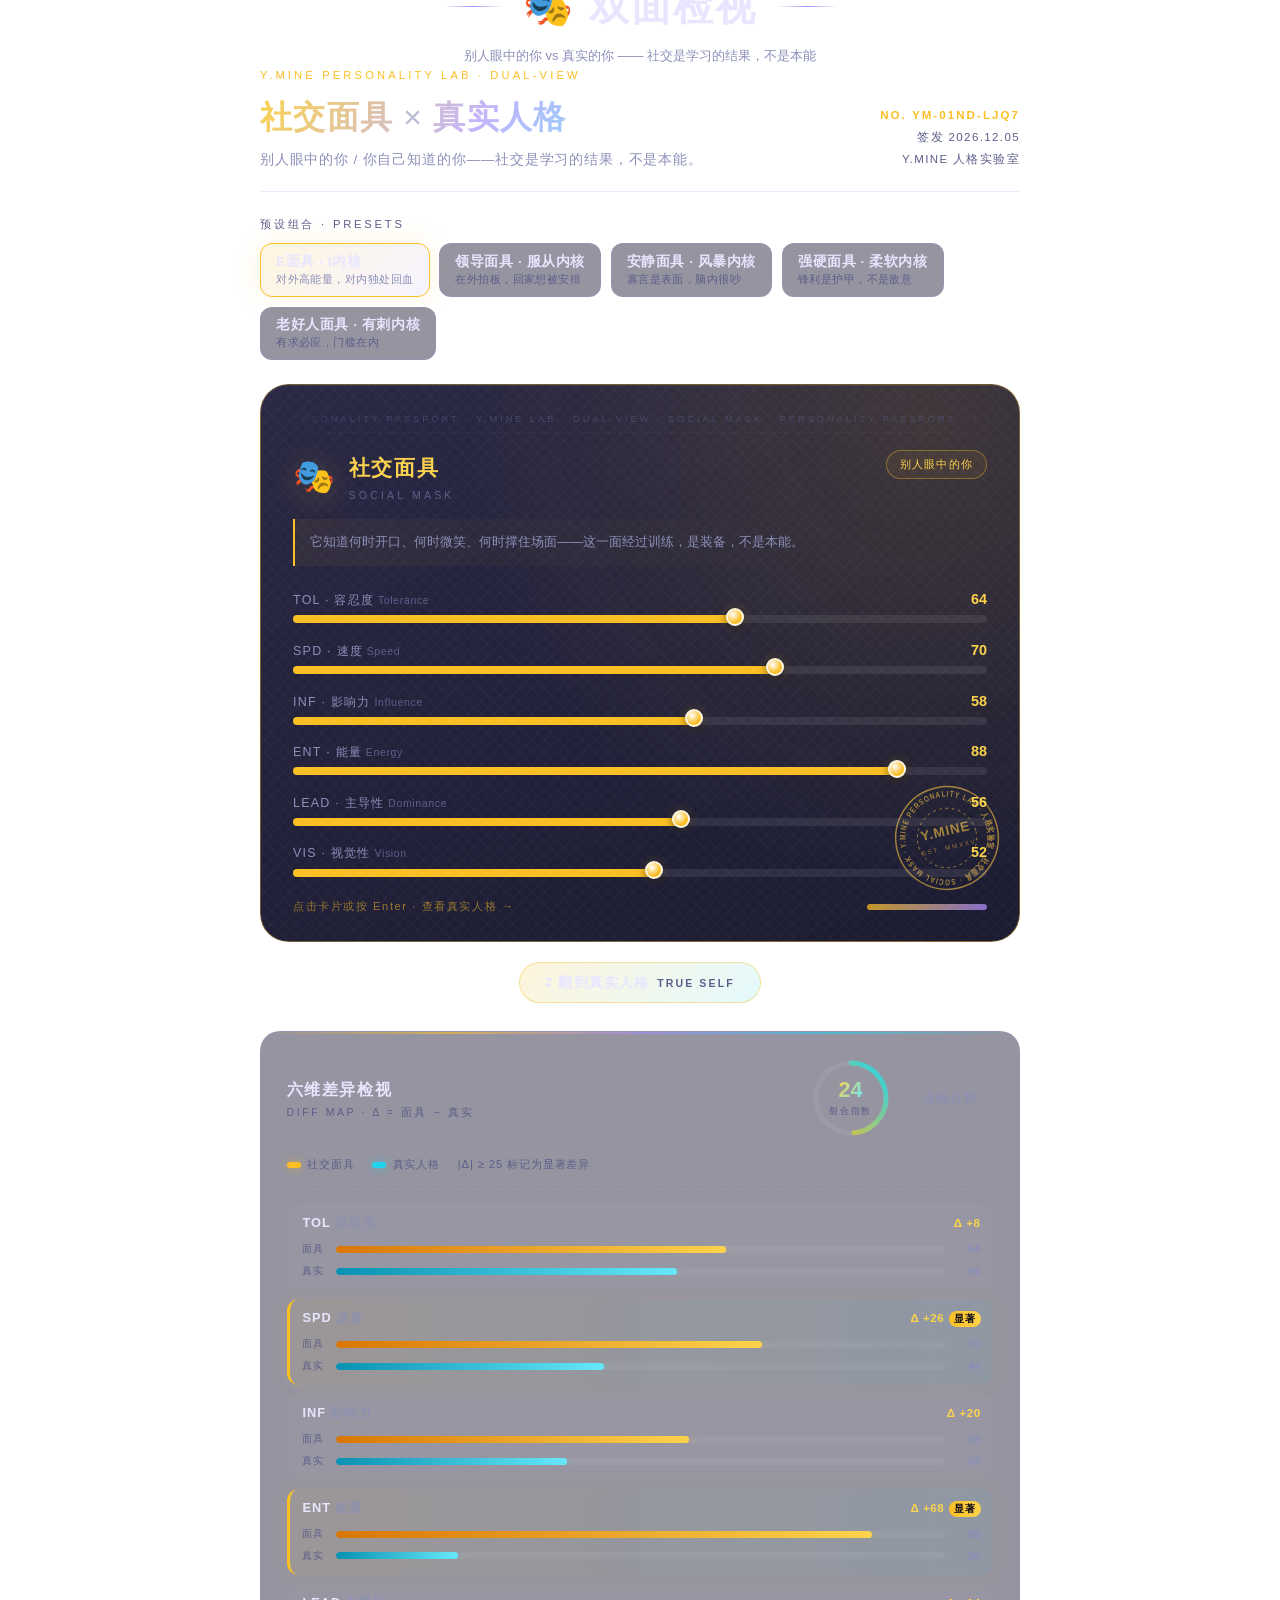
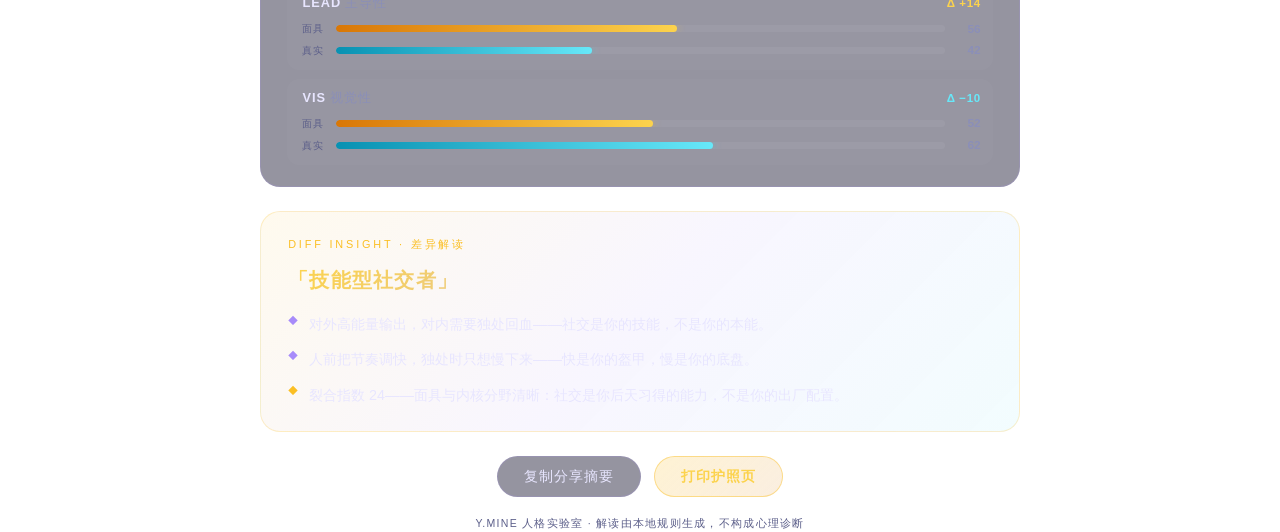
<file: passport/index.html>
<!DOCTYPE html>
<html lang="zh-CN">
<head>
  <meta charset="UTF-8">
  <meta name="viewport" content="width=device-width, initial-scale=1.0">
  <title>人格护照 Demo · Y.MINE 人格实验室</title>
  <link rel="stylesheet" href="../shared/styles.css">
  <link rel="stylesheet" href="upgrade.css">
  <link rel="stylesheet" href="mask.css">
  <style>
    .page-header { text-align: center; padding: 40px 0 30px; }
    .page-header h1 { font-family: var(--font-display); font-size: 32px; letter-spacing: 0.06em; }
    .page-header p { color: var(--text-secondary); font-size: 13px; margin-top: 6px; }

    .layout { display: grid; grid-template-columns: 340px 1fr; gap: 24px; padding-bottom: 60px; }
    @media (max-width: 768px) { .layout { grid-template-columns: 1fr; } }

    .control-panel { padding: 20px; }
    .panel-title { font-size: 13px; color: var(--purple); text-transform: uppercase; letter-spacing: 0.1em; margin-bottom: 16px; display: flex; align-items: center; gap: 8px; }
    .panel-title::after { content: ''; flex: 1; height: 1px; background: linear-gradient(90deg, var(--purple), transparent); }

    .slider-group { margin-bottom: 14px; }
    .slider-header { display: flex; justify-content: space-between; align-items: center; margin-bottom: 4px; }
    .slider-label { font-size: 12px; font-weight: 600; }
    .slider-label small { font-size: 10px; opacity: 0.5; font-weight: 400; }
    .slider-value { font-size: 12px; font-family: var(--font-mono); }
    .slider-desc { font-size: 10px; color: var(--text-muted); margin-top: 2px; }

    .btn-row { display: flex; gap: 8px; flex-wrap: wrap; margin-top: 16px; }

    .preset-grid { display: grid; grid-template-columns: repeat(4, 1fr); gap: 4px; margin-top: 12px; }
    .preset-btn {
      padding: 4px 2px; font-size: 10px; border-radius: 4px; cursor: pointer;
      border: 1px solid var(--border); background: var(--bg-card); color: var(--text-secondary);
      transition: all var(--transition); text-align: center;
    }
    .preset-btn:hover { border-color: var(--purple); color: var(--purple); }

    /* 护照卡片 */
    .passport-card {
      max-width: 520px; margin: 0 auto; padding: 40px 36px;
      border-radius: var(--radius-xl); background: var(--bg-card);
      border: 2px solid var(--border-gold); position: relative;
      overflow: hidden; box-shadow: 0 0 40px rgba(167, 139, 250, 0.1);
    }
    .passport-card::before {
      content: ''; position: absolute; top: 0; left: 0; right: 0;
      height: 3px; background: linear-gradient(90deg, var(--purple), var(--cyan), var(--gold));
    }
    .passport-card::after {
      content: ''; position: absolute; bottom: 0; left: 0; right: 0;
      height: 1px; background: linear-gradient(90deg, transparent, var(--gold), transparent);
    }
    .passport-header {
      text-align: center; margin-bottom: 24px; padding-bottom: 20px;
      border-bottom: 1px solid var(--border);
    }
    .passport-header .pp-emoji { font-size: 48px; margin-bottom: 8px; }
    .passport-header .pp-title { font-family: var(--font-display); font-size: 18px; color: var(--purple); letter-spacing: 0.08em; }
    .passport-header .pp-subtitle { font-size: 11px; color: var(--text-muted); margin-top: 4px; }

    .vector-bar { margin-bottom: 10px; }
    .vector-bar .v-header { display: flex; justify-content: space-between; align-items: center; margin-bottom: 3px; }
    .vector-bar .v-label { font-size: 12px; font-weight: 600; display: flex; align-items: center; gap: 6px; }
    .vector-bar .v-label .v-icon { font-size: 14px; }
    .vector-bar .v-value { font-size: 11px; font-family: var(--font-mono); }
    .vector-bar .v-bar { height: 6px; border-radius: 3px; background: rgba(255,255,255,0.06); overflow: hidden; }
    .vector-bar .v-fill { height: 100%; border-radius: 3px; transition: width 0.5s ease; }

    .passport-footer {
      margin-top: 24px; padding-top: 16px; border-top: 1px solid var(--border);
      text-align: center; font-size: 10px; color: var(--text-muted);
    }
    .passport-footer .pp-id { font-family: var(--font-mono); color: var(--cyan); margin-top: 4px; font-size: 13px; letter-spacing: 0.05em; }

    .archetype-badge {
      display: inline-block; padding: 6px 16px; border-radius: 999px;
      font-size: 12px; font-weight: 600; border: 1px solid; margin: 8px 0;
    }

    .archetype-grid { display: grid; grid-template-columns: repeat(5, 1fr); gap: 10px; margin-top: 20px; }
    @media (max-width: 768px) { .archetype-grid { grid-template-columns: repeat(3, 1fr); } }
    .archetype-chip {
      padding: 10px 8px; border-radius: var(--radius-md); background: var(--bg-card);
      border: 1px solid var(--border); text-align: center; cursor: pointer;
      transition: all var(--transition); font-size: 11px;
    }
    .archetype-chip:hover { border-color: var(--purple); transform: translateY(-1px); }
    .archetype-chip .ac-emoji { font-size: 20px; margin-bottom: 4px; display: block; }
    .archetype-chip .ac-name { font-weight: 600; margin-bottom: 2px; }
    .archetype-chip .ac-desc { font-size: 9px; color: var(--text-muted); line-height: 1.3; }

    .passport-details { margin-top: 16px; }
    .pd-row { display: flex; justify-content: space-between; align-items: center; padding: 6px 0; font-size: 11px; border-bottom: 1px solid var(--border); }
    .pd-row:last-child { border-bottom: none; }
    .pd-label { color: var(--text-muted); }
    .pd-value { color: var(--text-secondary); font-family: var(--font-mono); font-size: 10px; }

    .empty-state { text-align: center; padding: 60px 20px; color: var(--text-muted); font-size: 13px; }
    .empty-state .big-emoji { font-size: 48px; margin-bottom: 12px; display: block; }
  </style>
  <link rel="stylesheet" href="../shared/radio.css">
</head>
<body>
  <div class="container">
    <div class="nav-bar">
      <a href="../" class="nav-brand">Y.MINE 人格实验室</a>
      <a href="../" class="nav-back">← 返回入口</a>
    </div>
    <div class="page-header">
      <h1 class="text-purple">🪪 人格护照</h1>
      <p>六维向量可视化护照 · 10 种人格原型 · 可分享的人格名片</p>
    </div>

    <div class="layout">
      <div class="control-panel glass">
        <div class="panel-title">人格向量</div>
        <div id="sliders"></div>
        <div class="btn-row">
          <button class="btn btn-primary" id="btn-random">🎲 随机生成</button>
          <button class="btn btn-gold" id="btn-generate">🪪 生成护照</button>
        </div>
        <div style="margin-top: 12px; font-size: 10px; color: var(--text-muted);">MBTI 预设</div>
        <div class="preset-grid" id="presets"></div>
      </div>
      <div id="results">
        <div class="empty-state">
          <span class="big-emoji">🪪</span>
          调整向量后点击「生成护照」
        </div>
      </div>
    </div>

    <!-- 社交面具 × 真实人格 · 双面检视模块 -->
    <div style="text-align: center; margin-top: var(--space-2xl);">
      <h2 class="section-title">🎭 双面检视</h2>
      <p style="color: var(--text-secondary); font-size: 13px; margin-top: calc(-1 * var(--space-sm));">别人眼中的你 vs 真实的你 —— 社交是学习的结果，不是本能</p>
    </div>
    <div id="mask-module" style="margin: 0 auto var(--space-2xl); padding: 0 var(--space-lg);"></div>
  </div>

  <script src="../shared/theme.js"></script>
  <script src="../shared/vector-mock.js"></script>
  <script src="mask.js"></script>
  <script>
    // 挂载双面检视模块（六维命名与全站 theme.js 一致）
    var ymaskApi = YMask.mount('#mask-module');
  </script>
  <script>
    // ═════════════════════════════════════════════════════════
    // 数据：来自主项目 personalityArchetypes.ts + mbtiChessData.ts
    // ═════════════════════════════════════════════════════════
    const ARCHETYPES = [
      { id: 'dreamweaver', name: '织梦者', emoji: '🌙', color: '#9d6bbf', desc: '以直觉为线，编织夜的经纬。', tagline: '把未饮过的味道，织进今夜的星图。', vector: { TOL: 0.55, SPD: 0.45, INF: 0.70, ENT: 0.65, LEAD: 0.40, VIS: 0.85 }, bigFive: { openness: 0.85, conscientiousness: 0.45, extraversion: 0.65, agreeableness: 0.70, neuroticism: 0.55 } },
      { id: 'clockmaker', name: '守序者', emoji: '⚙️', color: '#f0c674', desc: '每一滴都落在它该落的分毫里。', tagline: '每一滴都落在它该落的分毫里。', vector: { TOL: 0.35, SPD: 0.30, INF: 0.80, ENT: 0.20, LEAD: 0.75, VIS: 0.30 }, bigFive: { openness: 0.30, conscientiousness: 0.85, extraversion: 0.20, agreeableness: 0.80, neuroticism: 0.30 } },
      { id: 'ember', name: '焰心者', emoji: '🔥', color: '#F87171', desc: '把热度分给世界的每一寸。', tagline: '你举杯，整张吧台都跟着亮起来。', vector: { TOL: 0.40, SPD: 0.75, INF: 0.35, ENT: 0.90, LEAD: 0.55, VIS: 0.60 }, bigFive: { openness: 0.55, conscientiousness: 0.55, extraversion: 0.90, agreeableness: 0.35, neuroticism: 0.40 } },
      { id: 'velvet', name: '月潮者', emoji: '🌊', color: '#22D3EE', desc: '随月盈缺，温柔却不可挡。', tagline: '把锋芒藏进丝绒，让夜柔软下来。', vector: { TOL: 0.70, SPD: 0.50, INF: 0.55, ENT: 0.60, LEAD: 0.35, VIS: 0.70 }, bigFive: { openness: 0.70, conscientiousness: 0.35, extraversion: 0.60, agreeableness: 0.80, neuroticism: 0.50 } },
      { id: 'mistwalker', name: '雾行者', emoji: '🌫️', color: '#8B8FB8', desc: '在朦胧中辨认方向的人。', tagline: '心事被风一吹，便起了涟漪。', vector: { TOL: 0.60, SPD: 0.40, INF: 0.50, ENT: 0.35, LEAD: 0.45, VIS: 0.55 }, bigFive: { openness: 0.60, conscientiousness: 0.45, extraversion: 0.35, agreeableness: 0.50, neuroticism: 0.85 } },
      { id: 'alchemist', name: '炼金者', emoji: '⚗️', color: '#A78BFA', desc: '把纷繁炼至两样材料。', tagline: '以耐心炼新奇，把灵感炼成经典。', vector: { TOL: 0.80, SPD: 0.55, INF: 0.85, ENT: 0.30, LEAD: 0.60, VIS: 0.45 }, bigFive: { openness: 0.80, conscientiousness: 0.75, extraversion: 0.30, agreeableness: 0.85, neuroticism: 0.35 } },
      { id: 'solitude', name: '独酌者', emoji: '🌑', color: '#4A4A6A', desc: '夜将尽，留一句给你独听。', tagline: '角落那杯，是只有自己懂的语言。', vector: { TOL: 0.50, SPD: 0.35, INF: 0.60, ENT: 0.25, LEAD: 0.30, VIS: 0.40 }, bigFive: { openness: 0.45, conscientiousness: 0.30, extraversion: 0.15, agreeableness: 0.30, neuroticism: 0.60 } },
      { id: 'navigator', name: '引航者', emoji: '🧭', color: '#c8a040', desc: '风浪里端得住一杯不洒，便是你的航向。', tagline: '风浪里端得住一杯不洒，便是你的航向。', vector: { TOL: 0.50, SPD: 0.70, INF: 0.55, ENT: 0.40, LEAD: 0.80, VIS: 0.45 }, bigFive: { openness: 0.50, conscientiousness: 0.85, extraversion: 0.40, agreeableness: 0.55, neuroticism: 0.20 } },
      { id: 'revel', name: '夜宴者', emoji: '🥂', color: '#b06fc8', desc: '热烈是底色，锋芒是装饰。', tagline: '热烈是底色，锋芒是装饰。', vector: { TOL: 0.40, SPD: 0.65, INF: 0.25, ENT: 0.85, LEAD: 0.55, VIS: 0.70 }, bigFive: { openness: 0.60, conscientiousness: 0.55, extraversion: 0.85, agreeableness: 0.25, neuroticism: 0.45 } },
      { id: 'twilight', name: '暮色者', emoji: '🌅', color: '#FBBF24', desc: '天光与夜色交接处的人。', tagline: '不偏不倚，恰是夜与昼交界的颜色。', vector: { TOL: 0.45, SPD: 0.60, INF: 0.45, ENT: 0.55, LEAD: 0.50, VIS: 0.65 }, bigFive: { openness: 0.50, conscientiousness: 0.50, extraversion: 0.55, agreeableness: 0.50, neuroticism: 0.50 } },
      { id: 'nightcaller', name: '夜唤者', emoji: '🦉', color: '#7C5FBF', desc: '在子夜唤醒沉睡的思想。', tagline: '在子夜，把沉睡的思想一一唤醒。', vector: { TOL: 0.65, SPD: 0.70, INF: 0.65, ENT: 0.75, LEAD: 0.70, VIS: 0.75 }, bigFive: { openness: 0.75, conscientiousness: 0.70, extraversion: 0.75, agreeableness: 0.65, neuroticism: 0.35 } },
    ];

    // MBTI → 原型映射
    const MBTI_ARCHETYPE_MAP = {
      INTJ: 'alchemist', INTP: 'alchemist', ENTJ: 'nightcaller', ENTP: 'nightcaller',
      INFJ: 'dreamweaver', INFP: 'dreamweaver', ENFJ: 'ember', ENFP: 'ember',
      ISTJ: 'clockmaker', ISFJ: 'clockmaker', ESTJ: 'navigator', ESFJ: 'navigator',
      ISTP: 'velvet', ISFP: 'mistwalker', ESTP: 'revel', ESFP: 'revel',
    };

    // MBTI 棋子映射
    const MBTI_PIECE = {
      INTJ: 'Rook', INTP: 'Bishop', ENTJ: 'Queen', ENTP: 'Knight',
      INFJ: 'King', INFP: 'Bishop', ENFJ: 'King', ENFP: 'Knight',
      ISTJ: 'Rook', ISFJ: 'Rook', ESTJ: 'Bishop', ESFJ: 'Rook',
      ISTP: 'Knight', ISFP: 'Knight', ESTP: 'Knight', ESFP: 'Queen',
    };

    const PIECE_NAMES = { Rook: '车', Bishop: '象', Knight: '马', Queen: '后', King: '王' };
    const PIECE_COLORS = { Rook: '#22c55e', Bishop: '#f0c674', Knight: '#f472b6', Queen: '#a78bfa', King: '#fbbf24' };

    const DIM_COLORS = { TOL: '#A78BFA', SPD: '#22D3EE', INF: '#FBBF24', ENT: '#F87171', LEAD: '#34D399', VIS: '#F472B6' };
    const DIM_ICONS = { TOL: '🧘', SPD: '⚡', INF: '🧠', ENT: '🔥', LEAD: '👑', VIS: '👁️' };

    function findClosestArchetype(vec) {
      let best = null, bestDist = Infinity;
      ARCHETYPES.forEach(a => {
        const dist = Object.keys(vec).reduce((s, k) => s + (vec[k] - a.vector[k]) ** 2, 0);
        if (dist < bestDist) { bestDist = dist; best = a; }
      });
      return best;
    }

    function generatePassportId(vec) {
      const parts = Object.values(vec).map(v => Math.round(v * 9).toString(36));
      return 'YM-' + parts.join('').toUpperCase();
    }

    // ═════════════════════════════════════════════════════════
    // 初始化
    // ═════════════════════════════════════════════════════════
    const DEFAULT_VEC = { TOL: 0.55, SPD: 0.62, INF: 0.45, ENT: 0.72, LEAD: 0.5, VIS: 0.78 };
    let currentVector = { ...DEFAULT_VEC };

    const sliderValues = createVectorSliders($('#sliders'), (vals) => {
      currentVector = { ...vals };
    }, DEFAULT_VEC);

    // MBTI 预设按钮
    const ALL_MBTI = ['INTJ','INTP','ENTJ','ENTP','INFJ','INFP','ENFJ','ENFP','ISTJ','ISFJ','ESTJ','ESFJ','ISTP','ISFP','ESTP','ESFP'];
    const presetsEl = $('#presets');
    ALL_MBTI.forEach(mbti => {
      const btn = document.createElement('button');
      btn.className = 'preset-btn';
      btn.textContent = mbti;
      btn.title = MBTI_ARCHETYPE_MAP[mbti] ? '→ ' + ARCHETYPES.find(a => a.id === MBTI_ARCHETYPE_MAP[mbti]).name : '';
      btn.addEventListener('click', () => {
        const archId = MBTI_ARCHETYPE_MAP[mbti];
        const archetype = ARCHETYPES.find(a => a.id === archId);
        if (archetype) {
          currentVector = { ...archetype.vector };
          DIMENSIONS.forEach(d => {
            const input = document.querySelector(`input[data-dim="${d.key}"]`);
            if (input) {
              input.value = archetype.vector[d.key];
              const valEl = input.parentElement.querySelector('.slider-value');
              if (valEl) valEl.textContent = fmt(archetype.vector[d.key]);
            }
          });
        }
      });
      presetsEl.appendChild(btn);
    });

    $('#btn-random').addEventListener('click', () => {
      const vec = randomVector();
      currentVector = { ...vec };
      DIMENSIONS.forEach(d => {
        const input = document.querySelector(`input[data-dim="${d.key}"]`);
        if (input) {
          input.value = vec[d.key];
          const valEl = input.parentElement.querySelector('.slider-value');
          if (valEl) valEl.textContent = fmt(vec[d.key]);
        }
      });
    });

    $('#btn-generate').addEventListener('click', () => renderPassport());

    function renderPassport() {
      const vec = currentVector;
      const archetype = findClosestArchetype(vec);
      const passportId = generatePassportId(vec);
      const now = new Date().toISOString().split('T')[0];
      const timeSlot = getCurrentTimeSlot();

      $('#results').innerHTML = `
        <div class="passport-card animate-in">
          <div class="passport-header">
            <div class="pp-emoji">${archetype.emoji}</div>
            <div class="pp-title">${archetype.name}</div>
            <div class="archetype-badge" style="border-color:${archetype.color};color:${archetype.color};background:${archetype.color}11;">
              ${archetype.desc}
            </div>
            <div class="pp-subtitle">Y.MINE 人格护照 · 基于六维向量</div>
          </div>

          ${DIMENSIONS.map(d => `
            <div class="vector-bar">
              <div class="v-header">
                <span class="v-label" style="color:${DIM_COLORS[d.key]}">
                  <span class="v-icon">${DIM_ICONS[d.key]}</span>${d.label} <small>${d.en}</small>
                </span>
                <span class="v-value" style="color:${DIM_COLORS[d.key]}">${(vec[d.key] * 100).toFixed(0)}%</span>
              </div>
              <div class="v-bar"><div class="v-fill" style="width:${vec[d.key] * 100}%;background:${DIM_COLORS[d.key]};"></div></div>
            </div>
          `).join('')}

          <div class="passport-details">
            <div class="pd-row">
              <span class="pd-label">🕐 签发时段</span>
              <span class="pd-value">${timeSlot.label} · ${timeSlot.mood}</span>
            </div>
            <div class="pd-row">
              <span class="pd-label">📜 原型标签</span>
              <span class="pd-value" style="color:${archetype.color};">${archetype.tagline}</span>
            </div>
            <div class="pd-row">
              <span class="pd-label">🎯 大五特质</span>
              <span class="pd-value">
                O:${(archetype.bigFive.openness * 100).toFixed(0)}%
                C:${(archetype.bigFive.conscientiousness * 100).toFixed(0)}%
                E:${(archetype.bigFive.extraversion * 100).toFixed(0)}%
                A:${(archetype.bigFive.agreeableness * 100).toFixed(0)}%
                N:${(archetype.bigFive.neuroticism * 100).toFixed(0)}%
              </span>
            </div>
          </div>

          <div class="passport-footer">
            <div>Y.MINE 人格实验室 · 人格护照</div>
            <div class="pp-id">${passportId}</div>
            <div style="color:var(--text-muted);margin-top:4px;">签发日期 ${now} · ${timeSlot.poem}</div>
          </div>
        </div>

        <div class="section-title" style="margin-top: 24px;">🧬 人格原型图谱</div>
        <div class="archetype-grid">
          ${ARCHETYPES.map(a => `
            <div class="archetype-chip" style="border-color:${a.id === archetype.id ? a.color : 'var(--border)'};box-shadow:${a.id === archetype.id ? '0 0 12px ' + a.color + '22' : 'none'};">
              <span class="ac-emoji">${a.emoji}</span>
              <div class="ac-name" style="color:${a.color}">${a.name}</div>
              <div class="ac-desc">${a.desc}</div>
            </div>
          `).join('')}
        </div>
      `;
    }

    renderPassport();
  </script>
  <script src="../shared/radio.js"></script>
<a href="https://hellomind-star.github.io/ymine-validation-hub/" target="_blank" rel="noopener" style="position:fixed;right:14px;bottom:14px;z-index:9999;display:inline-flex;align-items:center;gap:6px;padding:6px 12px;border-radius:999px;background:rgba(15,17,26,.85);border:1px solid rgba(168,85,247,.4);color:#c4b5fd;font-size:12px;font-family:-apple-system,'PingFang SC','Microsoft YaHei',sans-serif;text-decoration:none;backdrop-filter:blur(6px);opacity:.7;transition:opacity .2s" onmouseover="this.style.opacity='1'" onmouseout="this.style.opacity='.7'">🌌 Y.Mine 应用矩阵 · 返回作品集</a>
</body>
</html>
</file>
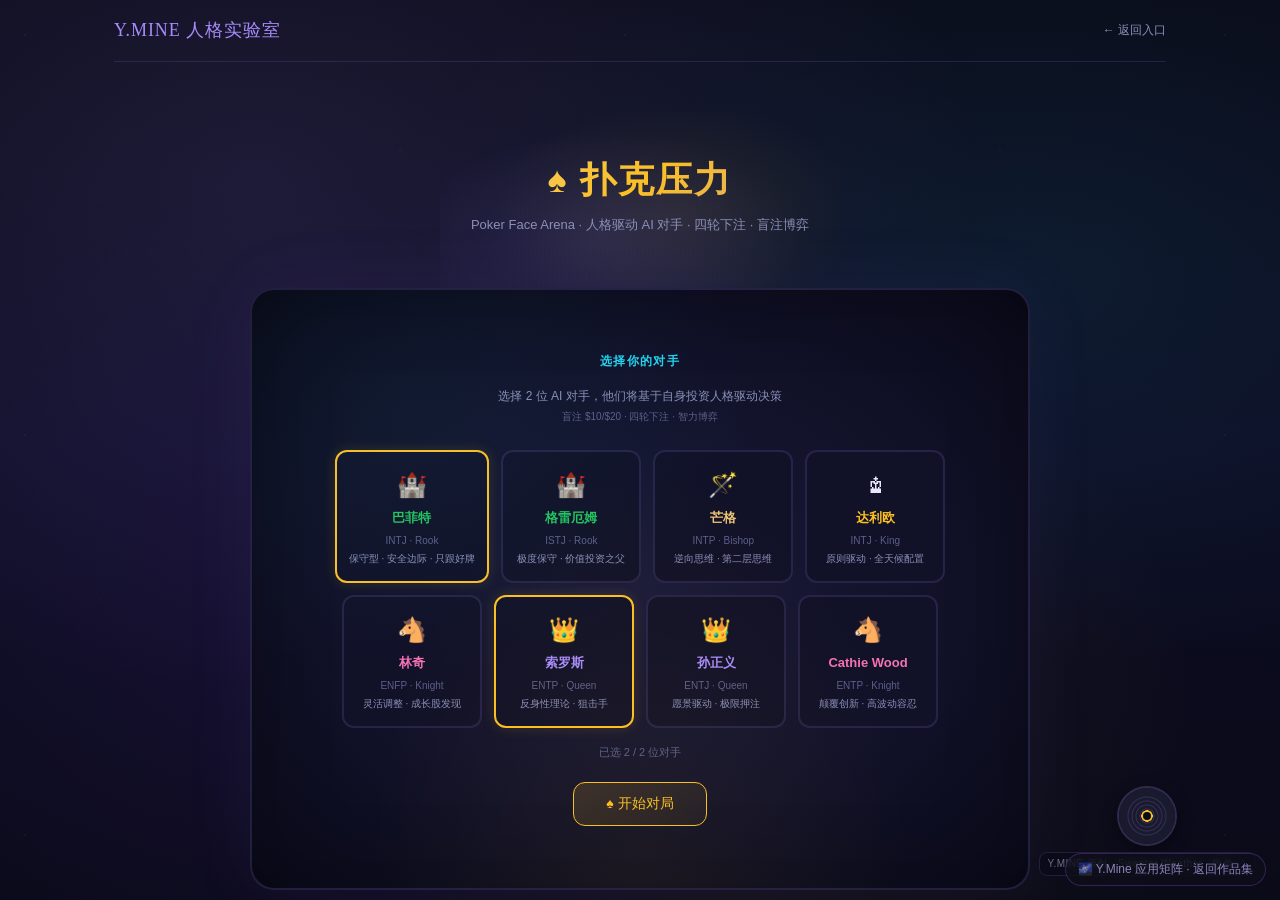
<file: poker/index.html>
<!DOCTYPE html>
<html lang="zh-CN">
<head>
  <meta charset="UTF-8">
  <meta name="viewport" content="width=device-width, initial-scale=1.0">
  <title>扑克压力 Demo · Y.MINE 人格实验室</title>
  <link rel="stylesheet" href="../shared/styles.css">
  <link rel="stylesheet" href="upgrade.css">
  <style>
    .page-header { text-align: center; padding: 40px 0 30px; }
    .page-header h1 { font-family: var(--font-display); font-size: 32px; letter-spacing: 0.06em; }
    .page-header p { color: var(--text-secondary); font-size: 13px; margin-top: 6px; }

    .poker-table {
      max-width: 780px; margin: 0 auto 40px;
      padding: 32px 28px; border-radius: var(--radius-xl);
      background: radial-gradient(ellipse at center, #1a1a3a 0%, #0a0a1a 100%);
      border: 2px solid rgba(167,139,250,0.15);
      box-shadow: 0 0 80px rgba(167,139,250,0.06), inset 0 0 80px rgba(0,0,0,0.3);
      position: relative;
    }
    .table-header {
      display: flex; justify-content: space-between; align-items: center;
      margin-bottom: 16px; padding: 0 4px;
    }
    .table-header .phase-label {
      font-size: 12px; color: var(--cyan); letter-spacing: 0.12em; font-weight: 600;
    }
    .table-header .blinds-label {
      font-size: 10px; color: var(--text-muted);
    }

    .community-area { margin-bottom: 20px; text-align: center; }
    .community-cards { display: flex; justify-content: center; gap: 10px; margin-bottom: 8px; }
    .card-placeholder {
      width: 56px; height: 80px; border-radius: 8px;
      border: 1.5px dashed rgba(255,255,255,0.12); display: flex;
      align-items: center; justify-content: center;
      color: var(--text-muted); font-size: 18px;
      background: rgba(0,0,0,0.2);
    }
    .card-real {
      width: 56px; height: 80px; border-radius: 8px;
      background: linear-gradient(135deg, #1a1a2e 0%, #16162a 100%);
      border: 1.5px solid rgba(255,255,255,0.15);
      display: flex; flex-direction: column; align-items: center; justify-content: center;
      font-size: 16px; font-weight: 700; transition: transform 0.3s;
      animation: cardDeal 0.3s ease-out;
    }
    @keyframes cardDeal { from { transform: translateY(-20px); opacity: 0; } to { transform: translateY(0); opacity: 1; } }
    .card-real.hearts, .card-real.diamonds { color: #F87171; }
    .card-real.clubs, .card-real.spades { color: #E8E6FF; }
    .card-real .card-rank { font-size: 18px; line-height: 1; }
    .card-real .card-suit { font-size: 14px; margin-top: 2px; }

    .pot-badge {
      text-align: center; margin-bottom: 20px;
    }
    .pot-badge .pot-amount {
      font-size: 28px; font-family: var(--font-display); font-weight: 700; color: var(--gold);
    }
    .pot-badge .pot-label {
      font-size: 10px; color: var(--text-muted); letter-spacing: 0.12em;
    }

    .players-row { display: grid; grid-template-columns: repeat(3, 1fr); gap: 14px; margin-bottom: 20px; }
    .player-slot {
      padding: 16px 14px; border-radius: var(--radius-lg); background: var(--bg-card);
      border: 1.5px solid var(--border); text-align: center; transition: all 0.3s;
      position: relative;
    }
    .player-slot.active { border-color: var(--gold); box-shadow: 0 0 20px rgba(251,191,36,0.18); }
    .player-slot.folded { opacity: 0.35; }
    .player-slot .dealer-chip {
      position: absolute; top: -8px; right: -8px; width: 22px; height: 22px;
      border-radius: 50%; background: var(--cyan); color: #0a0a18;
      font-size: 10px; font-weight: 700; display: flex; align-items: center; justify-content: center;
    }
    .player-slot .p-name { font-size: 13px; font-weight: 600; margin-bottom: 4px; }
    .player-slot .p-meta { font-size: 9px; color: var(--text-muted); margin-bottom: 6px; }
    .player-slot .p-chips { font-size: 11px; color: var(--text-secondary); font-family: var(--font-mono); }
    .player-slot .p-bet { font-size: 10px; color: var(--gold); font-family: var(--font-mono); margin-top: 4px; }
    .player-slot .p-cards { display: flex; justify-content: center; gap: 5px; margin-top: 8px; }
    .player-slot .p-status { font-size: 10px; margin-top: 6px; font-weight: 600; }
    .player-slot .p-handstrength { font-size: 9px; color: var(--cyan); margin-top: 2px; }

    .action-bar { display: flex; gap: 10px; justify-content: center; flex-wrap: wrap; margin-top: 16px; }
    .action-bar .btn { min-width: 80px; font-size: 13px; padding: 10px 20px; }
    .action-bar .btn-fold { background: rgba(239,68,68,0.12); border-color: #EF4444; color: #EF4444; }
    .action-bar .btn-fold:hover { background: rgba(239,68,68,0.2); }
    .raise-row { display: flex; gap: 8px; align-items: center; justify-content: center; margin-top: 10px; }
    .raise-row input {
      width: 90px; padding: 8px 12px; border-radius: var(--radius-sm);
      background: rgba(0,0,0,0.3); border: 1px solid var(--border);
      color: var(--text-primary); font-size: 14px; text-align: center; font-family: var(--font-mono);
    }
    .raise-row .quick-raise { display: flex; gap: 4px; }
    .raise-row .quick-raise button {
      padding: 4px 8px; font-size: 10px; border-radius: 4px;
      background: rgba(167,139,250,0.1); border: 1px solid rgba(167,139,250,0.2);
      color: var(--purple); cursor: pointer; transition: all var(--transition);
    }
    .raise-row .quick-raise button:hover { background: rgba(167,139,250,0.2); }

    .log-box {
      max-height: 200px; overflow-y: auto; margin-top: 20px; padding: 14px;
      border-radius: var(--radius-md); background: rgba(0,0,0,0.35);
      border: 1px solid var(--border); font-size: 10px; font-family: var(--font-mono);
      line-height: 1.7;
    }
    .log-box .log-line { padding: 2px 0; border-bottom: 1px solid rgba(255,255,255,0.02); }
    .log-box .log-action { color: var(--gold); }
    .log-box .log-ai { color: var(--cyan); }
    .log-box .log-ai-detail { color: #6b7db3; font-size: 9px; padding-left: 12px; }
    .log-box .log-result { color: var(--purple); font-weight: 600; }
    .log-box .log-phase { color: #8B8FB8; font-size: 9px; text-align: center; padding: 4px 0; letter-spacing: 0.2em; }

    .result-banner {
      text-align: center; padding: 20px; margin-top: 16px; border-radius: var(--radius-md);
      background: linear-gradient(135deg, rgba(251,191,36,0.08), rgba(167,139,250,0.06));
      border: 1px solid var(--border-gold);
    }
    .result-banner .winner { font-size: 20px; font-weight: 700; color: var(--gold); }
    .result-banner .detail { font-size: 11px; color: var(--text-secondary); margin: 6px 0; }
    .result-banner .stats-row { display: flex; gap: 16px; justify-content: center; margin-top: 8px; font-size: 10px; color: var(--text-muted); }
    .result-banner .btn-row { display: flex; gap: 10px; justify-content: center; margin-top: 14px; }

    .review-box {
      margin-top: 16px; padding: 16px; border-radius: var(--radius-md);
      background: rgba(0,0,0,0.25); border: 1px solid var(--border);
    }
    .review-box h4 { font-size: 12px; color: var(--cyan); margin-bottom: 10px; letter-spacing: 0.08em; }
    .review-row { display: flex; justify-content: space-between; align-items: center; padding: 6px 0; font-size: 10px; border-bottom: 1px solid rgba(255,255,255,0.03); }
    .review-row .rv-name { color: var(--text-secondary); }
    .review-row .rv-hand { color: var(--purple); font-weight: 600; }
    .review-row .rv-reason { color: var(--text-muted); font-size: 9px; text-align: right; max-width: 200px; }

    .game-stats { display: flex; gap: 10px; justify-content: center; margin-bottom: 16px; }
    .gs-chip { padding: 6px 14px; border-radius: 999px; font-size: 11px; font-family: var(--font-mono); border: 1px solid var(--border); background: var(--bg-card); }
    .gs-chip.win { color: #34D399; border-color: rgba(52,211,153,0.2); }
    .gs-chip.lose { color: #F87171; border-color: rgba(248,113,113,0.2); }

    .opp-card { transition: all 0.25s; }
    .opp-card:hover { transform: translateY(-2px); }
  </style>
  <link rel="stylesheet" href="../shared/radio.css">
</head>
<body>
  <div class="container">
    <div class="nav-bar">
      <a href="../" class="nav-brand">Y.MINE 人格实验室</a>
      <a href="../" class="nav-back">← 返回入口</a>
    </div>
    <div class="page-header">
      <h1 class="text-purple">♠️ 扑克压力</h1>
      <p>Poker Face Arena · 人格驱动 AI 对手 · 四轮下注 · 盲注博弈</p>
    </div>

    <div class="game-stats" id="game-stats"></div>
    <div class="poker-table" id="poker-table"></div>
  </div>

  <script src="../shared/theme.js"></script>
  <script>
    // ═════════════════════════════════════════════════════════
    // 德州扑克引擎 · 完整四轮 + 盲注
    // ═════════════════════════════════════════════════════════
    const SUITS = ['♥', '♦', '♣', '♠'];
    const SUIT_KEYS = ['hearts', 'diamonds', 'clubs', 'spades'];
    const RANKS = ['2', '3', '4', '5', '6', '7', '8', '9', '10', 'J', 'Q', 'K', 'A'];
    const HAND_NAMES = ['高牌','一对','两对','三条','顺子','同花','葫芦','四条','同花顺','皇家同花顺'];

    function createDeck() {
      const deck = [];
      for (let s = 0; s < 4; s++) {
        for (let r = 2; r <= 14; r++) {
          deck.push({ suit: SUIT_KEYS[s], suitSymbol: SUITS[s], rank: r, rankName: RANKS[r - 2] });
        }
      }
      return shuffle(deck);
    }
    function shuffle(arr) { for (let i = arr.length - 1; i > 0; i--) { const j = Math.floor(Math.random() * (i + 1)); [arr[i], arr[j]] = [arr[j], arr[i]]; } return arr; }

    function evaluateHand(holeCards, communityCards) {
      const all = [...holeCards, ...communityCards];
      if (all.length < 5) return { rank: 0, name: '...', kickers: [], bestCards: [], strength: 0 };
      const combos = getCombinations(all, 5);
      let best = { rank: 0, name: '高牌', kickers: [], bestCards: [] };
      for (const combo of combos) {
        const eval_ = evaluate5(combo);
        if (eval_.rank > best.rank) best = eval_;
        else if (eval_.rank === best.rank && compareKickers(eval_.kickers, best.kickers) > 0) best = eval_;
      }
      best.strength = best.rank / 10 + (best.kickers[0] || 7) / 140;
      return best;
    }
    function evaluate5(cards) {
      const ranks = cards.map(c => c.rank).sort((a,b) => b - a);
      const suits = cards.map(c => c.suit);
      const isFlush = new Set(suits).size === 1;
      const isStraight = checkStraight(ranks);
      const counts = {}; ranks.forEach(r => counts[r] = (counts[r] || 0) + 1);
      const countVals = Object.values(counts).sort((a,b) => b - a);
      const isAceLow = ranks.join(',') === '14,5,4,3,2';

      if (isFlush && isStraight && ranks[0] === 14 && ranks[1] === 13) return { rank: 10, name: '皇家同花顺', kickers: [], bestCards: cards };
      if (isFlush && isStraight) return { rank: 9, name: '同花顺', kickers: [ranks[0]], bestCards: cards };
      if (isFlush && isAceLow) return { rank: 9, name: '同花顺', kickers: [5], bestCards: cards };
      if (countVals[0] === 4) return { rank: 8, name: '四条', kickers: ranks.filter(r => counts[r] === 4).concat(ranks.filter(r => counts[r] !== 4).slice(0,1)), bestCards: cards };
      if (countVals[0] === 3 && countVals[1] === 2) return { rank: 7, name: '葫芦', kickers: ranks.filter(r => counts[r] === 3).concat(ranks.filter(r => counts[r] === 2)), bestCards: cards };
      if (isFlush) return { rank: 6, name: '同花', kickers: ranks, bestCards: cards };
      if (isStraight) return { rank: 5, name: '顺子', kickers: [ranks[0]], bestCards: cards };
      if (isAceLow) return { rank: 5, name: '顺子', kickers: [5], bestCards: cards };
      if (countVals[0] === 3) return { rank: 4, name: '三条', kickers: ranks.filter(r => counts[r] === 3).concat(ranks.filter(r => counts[r] !== 3).slice(0,2)), bestCards: cards };
      if (countVals[0] === 2 && countVals[1] === 2) return { rank: 3, name: '两对', kickers: ranks.filter(r => counts[r] === 2).concat(ranks.filter(r => counts[r] === 1).slice(0,1)), bestCards: cards };
      if (countVals[0] === 2) return { rank: 2, name: '一对', kickers: ranks.filter(r => counts[r] === 2).concat(ranks.filter(r => counts[r] === 1).slice(0,3)), bestCards: cards };
      return { rank: 1, name: '高牌', kickers: ranks.slice(0, 5), bestCards: cards };
    }
    function checkStraight(ranks) {
      const sorted = [...new Set(ranks)].sort((a,b) => b - a);
      if (sorted.length < 5) return false;
      for (let i = 0; i <= sorted.length - 5; i++) { if (sorted[i] - sorted[i + 4] === 4) return true; }
      if (sorted.join(',') === '14,5,4,3,2') return true;
      return false;
    }
    function compareKickers(a, b) {
      for (let i = 0; i < Math.min(a.length, b.length); i++) { if (a[i] !== b[i]) return a[i] - b[i]; }
      return 0;
    }
    function getCombinations(arr, k) {
      if (k === 0) return [[]]; if (arr.length === 0) return [];
      const result = []; const first = arr[0]; const rest = arr.slice(1);
      for (const combo of getCombinations(rest, k - 1)) result.push([first, ...combo]);
      for (const combo of getCombinations(rest, k)) result.push(combo);
      return result;
    }
    function cardStr(c) { return c.suitSymbol + c.rankName; }
    function cardDisplay(c) { return `<div class="card-real ${c.suit}"><span class="card-rank">${c.rankName}</span><span class="card-suit">${c.suitSymbol}</span></div>`; }

    // ═════════════════════════════════════════════════════════
    // AI 决策引擎 · 8 位投资人画像驱动
    // ═════════════════════════════════════════════════════════
    const AI_PROFILES = {
      '巴菲特': { aggression: 0.05, riskTolerance: 0.10, patience: 0.95, bluffTendency: 0.05, desc: '保守型 · 安全边际 · 只跟好牌', mbti: 'INTJ', piece: 'Rook' },
      '格雷厄姆': { aggression: 0.03, riskTolerance: 0.05, patience: 0.98, bluffTendency: 0.02, desc: '极度保守 · 价值投资之父', mbti: 'ISTJ', piece: 'Rook' },
      '芒格': { aggression: 0.15, riskTolerance: 0.20, patience: 0.92, bluffTendency: 0.10, desc: '逆向思维 · 第二层思维', mbti: 'INTP', piece: 'Bishop' },
      '达利欧': { aggression: 0.45, riskTolerance: 0.50, patience: 0.80, bluffTendency: 0.35, desc: '原则驱动 · 全天候配置', mbti: 'INTJ', piece: 'King' },
      '林奇': { aggression: 0.72, riskTolerance: 0.65, patience: 0.55, bluffTendency: 0.55, desc: '灵活调整 · 成长股发现', mbti: 'ENFP', piece: 'Knight' },
      '索罗斯': { aggression: 0.82, riskTolerance: 0.85, patience: 0.18, bluffTendency: 0.70, desc: '反身性理论 · 狙击手', mbti: 'ENTP', piece: 'Queen' },
      '孙正义': { aggression: 0.95, riskTolerance: 0.98, patience: 0.05, bluffTendency: 0.85, desc: '愿景驱动 · 极限押注', mbti: 'ENTJ', piece: 'Queen' },
      'Cathie Wood': { aggression: 0.88, riskTolerance: 0.95, patience: 0.15, bluffTendency: 0.78, desc: '颠覆创新 · 高波动容忍', mbti: 'ENTP', piece: 'Knight' },
    };

    const AVATAR_COLORS = { Rook: '#22c55e', Bishop: '#f0c674', Knight: '#f472b6', Queen: '#a78bfa', King: '#fbbf24' };
    const PIECE_EMOJI = { Rook: '🏰', Bishop: '🪄', Knight: '🐴', Queen: '👑', King: '♚' };

    function aiDecide(state, playerIdx, aiProf) {
      const player = state.players[playerIdx];
      const toCall = state.currentBet - player.currentBet;
      const handEval = evaluateHand(player.holeCards, state.communityCards);
      const handStrength = handEval.strength;
      const potOdds = state.pot > 0 ? toCall / (state.pot + toCall + 0.01) : 0;
      const mFactor = player.chips > 0 ? state.pot / player.chips : 10;

      // 人格修正
      const riskBonus = aiProf.riskTolerance * 0.25;
      const patiencePenalty = (1 - aiProf.patience) * 0.2;
      const bluffKick = aiProf.bluffTendency * (1 - handStrength) * 0.3;
      const effectiveStrength = clamp(handStrength + riskBonus + bluffKick - patiencePenalty * (1 - handStrength), 0, 1);

      // 底池赔率修正
      const potOddsThreshold = 0.5 - aiProf.riskTolerance * 0.3;
      const isGoodOdds = potOdds < potOddsThreshold;

      let action, raiseAmount = 0, reasoning, detail;

      if (toCall === 0) {
        if (effectiveStrength > 0.55) {
          action = 'raise'; raiseAmount = state.minBet * (1 + Math.floor(aiProf.aggression * 4));
          reasoning = '免费看牌·牌力不错·主动施压';
          detail = `牌力${(handStrength*100).toFixed(0)}%→修正${(effectiveStrength*100).toFixed(0)}%·加注${raiseAmount}`;
        } else {
          action = 'check'; reasoning = '免费看牌·静观其变';
          detail = `牌力${(handStrength*100).toFixed(0)}%·过牌`;
        }
      } else if (effectiveStrength > 0.75) {
        action = 'raise'; raiseAmount = Math.max(toCall * 2, Math.floor(state.pot * 0.5));
        reasoning = '强牌·大幅加注';
        detail = `牌力${(handStrength*100).toFixed(0)}%→修正${(effectiveStrength*100).toFixed(0)}%·加至${raiseAmount}`;
      } else if (effectiveStrength > 0.5) {
        action = 'call'; reasoning = '中等牌力·跟注';
        detail = `牌力${(handStrength*100).toFixed(0)}%·底池赔率${(potOdds*100).toFixed(0)}%·跟注`;
      } else if (effectiveStrength > 0.3) {
        if (isGoodOdds) {
          action = 'call'; reasoning = '弱牌但赔率合适·跟注';
          detail = `牌力${(handStrength*100).toFixed(0)}%·底池赔率${(potOdds*100).toFixed(0)}%<阈值·值得跟`;
        } else if (aiProf.bluffTendency > 0.45 && Math.random() < aiProf.bluffTendency) {
          action = 'raise'; raiseAmount = toCall * 2;
          reasoning = '试探性诈唬';
          detail = `牌力${(handStrength*100).toFixed(0)}%·诈唬倾向${(aiProf.bluffTendency*100).toFixed(0)}%·加注${raiseAmount}`;
        } else {
          action = 'fold'; reasoning = '弱牌·赔率不佳·弃牌';
          detail = `牌力${(handStrength*100).toFixed(0)}%·底池赔率${(potOdds*100).toFixed(0)}%·弃牌`;
        }
      } else {
        action = 'fold'; reasoning = '极弱牌·弃牌';
        detail = `牌力${(handStrength*100).toFixed(0)}%·不值得冒险`;
      }

      return { action, raiseAmount, reasoning, detail, handEval, handStrength, effectiveStrength, potOdds };
    }

    // ═════════════════════════════════════════════════════════
    // 游戏状态机
    // ═════════════════════════════════════════════════════════
    let selectedOpponents = ['巴菲特', '索罗斯'];
    let gameStats = { wins: 0, losses: 0, totalGames: 0 };

    function createGame() {
      const deck = createDeck();
      const opp1 = AI_PROFILES[selectedOpponents[0]];
      const opp2 = AI_PROFILES[selectedOpponents[1]];
      const dealerIdx = Math.floor(Math.random() * 3);
      const sbIdx = (dealerIdx + 1) % 3;
      const bbIdx = (dealerIdx + 2) % 3;
      const SB = 10, BB = 20;

      const players = [
        { name: '你', mbti: 'INTJ', piece: 'Rook', chips: 1000, holeCards: [], currentBet: 0, folded: false, isAllIn: false, isAI: false, _actedThisRound: false },
        { name: selectedOpponents[0], mbti: opp1.mbti, piece: opp1.piece, chips: 1000, holeCards: [], currentBet: 0, folded: false, isAllIn: false, isAI: true, aiProf: opp1, _actedThisRound: false },
        { name: selectedOpponents[1], mbti: opp2.mbti, piece: opp2.piece, chips: 1000, holeCards: [], currentBet: 0, folded: false, isAllIn: false, isAI: true, aiProf: opp2, _actedThisRound: false },
      ];

      return {
        deck, deckIdx: 0, players, communityCards: [],
        pot: 0, currentBet: 0, minBet: BB, SB, BB,
        dealerIdx, sbIdx, bbIdx,
        currentPlayerIdx: (bbIdx + 1) % 3,
        phase: 'preflop', logs: [], winner: null,
        aiDecisions: [], // 记录 AI 决策用于复盘
      };
    }

    function postBlinds(state) {
      const sbPlayer = state.players[state.sbIdx];
      const bbPlayer = state.players[state.bbIdx];
      const sbAmt = Math.min(state.SB, sbPlayer.chips);
      const bbAmt = Math.min(state.BB, bbPlayer.chips);
      sbPlayer.chips -= sbAmt; sbPlayer.currentBet = sbAmt;
      bbPlayer.chips -= bbAmt; bbPlayer.currentBet = bbAmt;
      state.pot += sbAmt + bbAmt;
      state.currentBet = bbAmt;
      state.logs.push(`[盲注] SB ${state.players[state.sbIdx].name} ${sbAmt} · BB ${state.players[state.bbIdx].name} ${bbAmt}`);
    }

    function dealCards(state) {
      const d = state.deck;
      let i = state.deckIdx;
      state.players.forEach(p => { p.holeCards = [d[i++], d[i++]]; });
      state.deckIdx = i;
      state.logs.push(`📋 发牌完成 · 你的手牌：${cardStr(state.players[0].holeCards[0])} ${cardStr(state.players[0].holeCards[1])}`);
    }

    function dealCommunity(state, count) {
      const d = state.deck;
      let i = state.deckIdx;
      for (let j = 0; j < count; j++) state.communityCards.push(d[i++]);
      state.deckIdx = i;
    }

    function nextPlayer(state) {
      // 检查当前轮是否已全部行动完毕
      const activePlayers = state.players.filter(p => !p.folded && !p.isAllIn);
      const allBetsEqual = activePlayers.every(p => p.currentBet === state.currentBet);
      const allHaveActed = activePlayers.every(p => p._actedThisRound);

      if (allBetsEqual && allHaveActed) {
        // 重置本轮行动标记，进入下一阶段
        state.players.forEach(p => p._actedThisRound = false);
        advancePhase(state);
        return;
      }

      let idx = state.currentPlayerIdx;
      for (let i = 0; i < 3; i++) {
        idx = (idx + 1) % 3;
        if (!state.players[idx].folded && !state.players[idx].isAllIn) {
          state.currentPlayerIdx = idx;
          render();
          return;
        }
      }
      // 所有玩家都弃牌或 all-in，直接摊牌
      advancePhase(state);
    }

    function advancePhase(state) {
      state.players.forEach(p => p.currentBet = 0);
      state.currentBet = 0;
      // 找 dealer 之后第一个活跃玩家
      let idx = state.dealerIdx;
      for (let i = 0; i < 3; i++) {
        idx = (idx + 1) % 3;
        if (!state.players[idx].folded && !state.players[idx].isAllIn) break;
      }
      state.currentPlayerIdx = idx;

      if (state.phase === 'preflop') {
        state.phase = 'flop'; dealCommunity(state, 3);
        state.logs.push('═══ 翻牌 FLOP ═══');
        state.logs.push(`公共牌：${state.communityCards.slice(0,3).map(cardStr).join(' ')}`);
      } else if (state.phase === 'flop') {
        state.phase = 'turn'; dealCommunity(state, 1);
        state.logs.push('═══ 转牌 TURN ═══');
        state.logs.push(`公共牌：${state.communityCards.map(cardStr).join(' ')}`);
      } else if (state.phase === 'turn') {
        state.phase = 'river'; dealCommunity(state, 1);
        state.logs.push('═══ 河牌 RIVER ═══');
        state.logs.push(`公共牌：${state.communityCards.map(cardStr).join(' ')}`);
      } else if (state.phase === 'river') {
        state.phase = 'showdown';
        showdown(state);
      }
      render();
    }

    function showdown(state) {
      state.phase = 'finished';
      state.logs.push('═══ 摊牌 SHOWDOWN ═══');
      const activePlayers = state.players.filter(p => !p.folded);
      let bestEval = null, bestPlayer = null;

      activePlayers.forEach(p => {
        const eval_ = evaluateHand(p.holeCards, state.communityCards);
        p.handEval = eval_;
        state.logs.push(`${p.name}: ${eval_.name} (${eval_.bestCards.map(cardStr).join(' ')})`);
        if (!bestEval || eval_.rank > bestEval.rank || (eval_.rank === bestEval.rank && compareKickers(eval_.kickers, bestEval.kickers) > 0)) {
          bestEval = eval_; bestPlayer = p;
        }
      });

      state.winner = bestPlayer;
      if (bestPlayer) {
        bestPlayer.chips += state.pot;
        state.logs.push(`🏆 ${bestPlayer.name} 以 ${bestEval.name} 获胜！赢得 ${state.pot} 筹码`);
        if (bestPlayer.isAI) gameStats.losses++; else gameStats.wins++;
        gameStats.totalGames++;
      }
      renderGameStats();
    }

    function playerAction(state, action, raiseAmount) {
      const player = state.players[state.currentPlayerIdx];
      const toCall = state.currentBet - player.currentBet;
      const actionLabel = action === 'fold' ? '弃牌' : action === 'call' ? '跟注' : action === 'check' ? '过牌' : '加注';
      state.logs.push(`[${player.name}] ${actionLabel}${raiseAmount ? ' +' + raiseAmount : ''}`);
      player._actedThisRound = true;

      if (action === 'fold') { player.folded = true; }
      else if (action === 'check' || action === 'call') {
        if (toCall > 0) {
          const actual = Math.min(toCall, player.chips);
          player.chips -= actual; player.currentBet += actual; state.pot += actual;
          if (player.chips === 0) player.isAllIn = true;
        }
      } else if (action === 'raise') {
        const total = toCall + raiseAmount;
        const actual = Math.min(total, player.chips);
        player.chips -= actual; player.currentBet += actual;
        state.currentBet = player.currentBet; state.pot += actual;
        if (player.chips === 0) player.isAllIn = true;
        state.logs.push(`  → 当前下注额升至 ${state.currentBet}`);
        // 加注后，其他玩家需要重新行动
        state.players.forEach((p, i) => { if (i !== state.currentPlayerIdx && !p.folded && !p.isAllIn) p._actedThisRound = false; });
      }

      render();
      const activePlayers = state.players.filter(p => !p.folded);
      if (activePlayers.length <= 1) {
        state.winner = activePlayers[0];
        state.winner.chips += state.pot;
        state.phase = 'finished';
        state.logs.push(`🏆 其他玩家全部弃牌！${state.winner.name} 获胜！赢得 ${state.pot} 筹码`);
        if (state.winner.isAI) gameStats.losses++; else gameStats.wins++;
        gameStats.totalGames++;
        renderGameStats();
        render();
        return;
      }
      nextPlayer(state);
    }

    function runAITurn(state) {
      if (state.phase === 'finished') return;
      const player = state.players[state.currentPlayerIdx];
      if (!player.isAI || player.folded || player.isAllIn) { nextPlayer(state); render(); return; }
      const decision = aiDecide(state, state.currentPlayerIdx, player.aiProf);
      state.aiDecisions.push({ player: player.name, ...decision });
      state.logs.push(`🤖 ${player.name} [${player.aiProf.desc}]`);
      state.logs.push(`   ${decision.reasoning} · ${decision.detail}`);
      playerAction(state, decision.action, decision.raiseAmount);
    }

    // ═════════════════════════════════════════════════════════
    // 渲染
    // ═════════════════════════════════════════════════════════
    let gameState = null;

    function renderGameStats() {
      const el = $('#game-stats');
      if (!el) return;
      if (gameStats.totalGames === 0) { el.innerHTML = ''; return; }
      el.innerHTML = `
        <span class="gs-chip win">🏆 ${gameStats.wins} 胜</span>
        <span class="gs-chip lose">💀 ${gameStats.losses} 负</span>
        <span class="gs-chip" style="color:var(--cyan);">${gameStats.totalGames} 局</span>
        <span class="gs-chip" style="color:var(--gold);">胜率 ${gameStats.totalGames > 0 ? (gameStats.wins/gameStats.totalGames*100).toFixed(0) : 0}%</span>
      `;
    }

    function render() {
      const s = gameState;
      if (!s) return;
      const el = $('#poker-table');
      const phaseNames = { preflop: '翻牌前', flop: '翻牌', turn: '转牌', river: '河牌', showdown: '摊牌', finished: '结束' };
      const isFinished = s.phase === 'finished';
      const isUserTurn = s.currentPlayerIdx === 0 && !isFinished && !s.players[0].folded && !s.players[0].isAllIn;
      const toCall = s.currentBet - s.players[0].currentBet;
      const userHand = s.players[0].holeCards.length === 2 ? evaluateHand(s.players[0].holeCards, s.communityCards) : null;

      el.innerHTML = `
        <div class="table-header">
          <span class="phase-label">${phaseNames[s.phase]}</span>
          <span class="blinds-label">盲注 ${s.SB}/${s.BB} · 庄位 ${s.players[s.dealerIdx].name}</span>
        </div>
        <div class="pot-badge"><span class="pot-amount">${s.pot}</span><br><span class="pot-label">CHIPS</span></div>

        <div class="community-area">
          <div class="community-cards">
            ${[0,1,2,3,4].map(i => s.communityCards[i] ? cardDisplay(s.communityCards[i]) : '<div class="card-placeholder">?</div>').join('')}
          </div>
          ${s.phase === 'flop' ? '<div style="font-size:9px;color:var(--text-muted);">等待转牌...</div>' :
            s.phase === 'turn' ? '<div style="font-size:9px;color:var(--text-muted);">等待河牌...</div>' : ''}
        </div>

        <div class="players-row">
          ${s.players.map((p, i) => `
            <div class="player-slot ${i === s.currentPlayerIdx && !isFinished ? 'active' : ''} ${p.folded ? 'folded' : ''}">
              ${i === s.dealerIdx ? '<div class="dealer-chip">D</div>' : ''}
              <div class="p-name">${p.isAI ? PIECE_EMOJI[p.piece] + ' ' : '👤 '}${p.name}</div>
              <div class="p-meta">
                <span style="color:${AVATAR_COLORS[p.piece]};">${p.mbti}</span> · ${p.piece}
                ${p.isAI ? ' · ' + p.aiProf.desc.split('·')[0] : ''}
              </div>
              <div class="p-chips">💰 ${p.chips}</div>
              ${p.currentBet > 0 ? `<div class="p-bet">下注 ${p.currentBet}</div>` : ''}
              ${i === s.sbIdx && s.phase === 'preflop' && p.currentBet > 0 ? '<div style="font-size:8px;color:var(--text-muted);">小盲注</div>' : ''}
              ${i === s.bbIdx && s.phase === 'preflop' && p.currentBet > 0 ? '<div style="font-size:8px;color:var(--text-muted);">大盲注</div>' : ''}
              <div class="p-cards">
                ${p.holeCards.map(c => (p.isAI && !isFinished && !p.folded)
                  ? '<div class="card-placeholder" style="width:40px;height:56px;font-size:12px;">?</div>'
                  : cardDisplay(c).replace('card-real', 'card-real').replace(/width:56px/g, 'width:40px').replace(/height:80px/g, 'height:56px').replace('font-size:16px', 'font-size:11px').replace('font-size: 18px', 'font-size: 13px').replace('font-size: 14px', 'font-size: 10px')
                ).join('')}
              </div>
              ${p.folded ? '<div class="p-status" style="color:#F87171;">已弃牌</div>' : ''}
              ${p.isAllIn ? '<div class="p-status" style="color:#FBBF24;">ALL IN</div>' : ''}
              ${p.handEval && isFinished ? `<div class="p-status" style="color:#A78BFA;">${p.handEval.name}</div>` : ''}
              ${i === 0 && userHand && userHand.rank > 0 && !isFinished ? `<div class="p-handstrength">当前牌力：${userHand.name} (${(userHand.strength*100).toFixed(0)}%)</div>` : ''}
            </div>
          `).join('')}
        </div>

        ${isFinished ? `
          <div class="result-banner">
            <div class="winner">🏆 ${s.winner ? s.winner.name + ' 获胜！' : '对局结束'}</div>
            <div class="detail">赢得 ${s.pot} 筹码 · ${s.winner && s.winner.handEval ? s.winner.handEval.name : ''}</div>
            ${s.aiDecisions.length > 0 ? `
              <div class="review-box">
                <h4>🤖 AI 决策复盘</h4>
                ${s.aiDecisions.filter(d => d.player !== '你').map(d => `
                  <div class="review-row">
                    <span class="rv-name">${d.player}</span>
                    <span class="rv-hand">牌力 ${d.handEval.name} (${(d.handStrength*100).toFixed(0)}%)</span>
                    <span class="rv-reason">${d.reasoning} · ${d.detail}</span>
                  </div>
                `).join('')}
              </div>
            ` : ''}
            <div class="btn-row">
              <button class="btn btn-gold" onclick="newGame()">♠️ 再来一局</button>
              <button class="btn btn-outline" onclick="newGameWithNewOpponents()">🔄 换对手</button>
            </div>
          </div>
        ` : isUserTurn ? `
          <div class="action-bar">
            <button class="btn btn-fold" onclick="userAction('fold')">✕ 弃牌</button>
            ${toCall === 0
              ? '<button class="btn btn-primary" onclick="userAction(\'check\')">✓ 过牌</button>'
              : `<button class="btn btn-primary" onclick="userAction('call')">✓ 跟注 ${toCall}</button>`
            }
            <button class="btn btn-gold" onclick="userAction('raise')">↑ 加注</button>
          </div>
          <div class="raise-row">
            <input type="number" id="raise-amount" value="${s.minBet}" min="${s.minBet}" max="${s.players[0].chips}" step="10">
            <span style="font-size:11px;color:var(--text-muted);">加注金额</span>
            <div class="quick-raise">
              <button onclick="setRaiseAmount(${s.minBet})">1x</button>
              <button onclick="setRaiseAmount(${s.minBet*2})">2x</button>
              <button onclick="setRaiseAmount(${s.minBet*3})">3x</button>
              <button onclick="setRaiseAmount(${Math.floor(s.pot*0.5)})">½底池</button>
              <button onclick="setRaiseAmount(${s.players[0].chips})">ALL IN</button>
            </div>
          </div>
        ` : `<div style="text-align:center;padding:16px;color:var(--text-muted);font-size:12px;">
          ⏳ ${s.players[s.currentPlayerIdx].name} 思考中...
        </div>`}

        <div class="log-box">
          ${s.logs.slice(-30).map(l => {
            let cls = 'log-line';
            if (l.startsWith('🏆')) cls += ' log-result';
            else if (l.startsWith('🤖')) cls += ' log-ai';
            else if (l.startsWith('   ')) cls += ' log-ai-detail';
            else if (l.startsWith('═══')) cls += ' log-phase';
            else if (l.startsWith('[')) cls += ' log-action';
            return `<div class="${cls}">${l}</div>`;
          }).join('')}
        </div>
      `;
    }

    function setRaiseAmount(amount) {
      const input = document.getElementById('raise-amount');
      if (input) input.value = Math.min(amount, gameState ? gameState.players[0].chips : amount);
    }

    // 对手选择
    function renderOpponentSelect() {
      gameState = null;
      const names = Object.keys(AI_PROFILES);
      const el = $('#poker-table');
      el.innerHTML = `
        <div style="text-align:center;padding:30px 0;">
          <div class="table-header" style="justify-content:center;"><span class="phase-label">选择你的对手</span></div>
          <div style="font-size:12px;color:var(--text-secondary);margin-bottom:24px;">
            选择 2 位 AI 对手，他们将基于自身投资人格驱动决策<br>
            <span style="font-size:10px;color:var(--text-muted);">盲注 $10/$20 · 四轮下注 · 智力博弈</span>
          </div>
          <div style="display:flex;gap:12px;justify-content:center;flex-wrap:wrap;margin-bottom:16px;max-width:680px;margin-left:auto;margin-right:auto;" id="opp-select">
            ${names.map(name => {
              const p = AI_PROFILES[name];
              const sel = selectedOpponents.includes(name);
              return `<label class="opp-card" style="display:block;padding:14px 12px;border-radius:var(--radius-md);background:var(--bg-card);border:2px solid ${sel ? 'var(--gold)' : 'var(--border)'};cursor:pointer;text-align:center;min-width:140px;box-shadow:${sel ? '0 0 14px rgba(251,191,36,0.15)' : 'none'};">
                <input type="checkbox" value="${name}" style="display:none;" ${sel ? 'checked' : ''}>
                <div style="font-size:24px;">${PIECE_EMOJI[p.piece]}</div>
                <div style="font-size:13px;font-weight:600;color:${AVATAR_COLORS[p.piece]};margin:4px 0;">${name}</div>
                <div style="font-size:10px;color:var(--text-muted);">${p.mbti} · ${p.piece}</div>
                <div style="font-size:10px;color:var(--text-secondary);margin-top:2px;">${p.desc}</div>
              </label>`;
            }).join('')}
          </div>
          <div style="font-size:11px;color:var(--text-muted);margin-bottom:20px;" id="opp-count">已选 ${selectedOpponents.length} / 2 位对手</div>
          <button class="btn btn-gold" id="btn-start-game" style="font-size:14px;padding:12px 32px;" ${selectedOpponents.length !== 2 ? 'disabled style="opacity:0.5;cursor:not-allowed;"' : ''}>
            ♠️ 开始对局
          </button>
        </div>
      `;

      const checkboxes = el.querySelectorAll('input[type="checkbox"]');
      checkboxes.forEach(cb => {
        cb.addEventListener('change', () => {
          const checked = [...el.querySelectorAll('input[type="checkbox"]:checked')].map(c => c.value);
          if (checked.length > 2) { cb.checked = false; return; }
          selectedOpponents = checked;
          const cards = el.querySelectorAll('.opp-card');
          cards.forEach(card => {
            const input = card.querySelector('input');
            if (input && input.checked) {
              card.style.borderColor = 'var(--gold)';
              card.style.boxShadow = '0 0 14px rgba(251,191,36,0.15)';
            } else {
              card.style.borderColor = 'var(--border)';
              card.style.boxShadow = 'none';
            }
          });
          document.getElementById('opp-count').textContent = `已选 ${selectedOpponents.length} / 2 位对手`;
          const startBtn = document.getElementById('btn-start-game');
          if (selectedOpponents.length === 2) {
            startBtn.disabled = false; startBtn.style.opacity = '1'; startBtn.style.cursor = 'pointer';
          } else {
            startBtn.disabled = true; startBtn.style.opacity = '0.5'; startBtn.style.cursor = 'not-allowed';
          }
        });
      });

      document.getElementById('btn-start-game').addEventListener('click', () => {
        if (selectedOpponents.length !== 2) return;
        startNewGame();
      });
    }

    function startNewGame() {
      gameState = createGame();
      postBlinds(gameState);
      dealCards(gameState);
      gameState.logs.push(`🎮 新对局 · 你 vs ${selectedOpponents[0]} vs ${selectedOpponents[1]}`);
      render();
      // 如果首轮是 AI 先行动，自动运行
      runAILoop();
    }

    function runAILoop() {
      if (!gameState || gameState.phase === 'finished' || gameState.currentPlayerIdx === 0) return;
      const turn = () => {
        if (!gameState || gameState.phase === 'finished' || gameState.currentPlayerIdx === 0) { isProcessing = false; return; }
        runAITurn(gameState);
        if (gameState && gameState.phase !== 'finished' && gameState.currentPlayerIdx !== 0) {
          setTimeout(turn, 800);
        } else { isProcessing = false; }
      };
      setTimeout(turn, 600);
    }

    let isProcessing = false;

    window.userAction = function(action) {
      if (!gameState || gameState.phase === 'finished' || isProcessing) return;
      isProcessing = true;
      let raiseAmount = 0;
      if (action === 'raise') {
        const input = document.getElementById('raise-amount');
        raiseAmount = input ? parseInt(input.value) || gameState.minBet : gameState.minBet;
      }
      playerAction(gameState, action, raiseAmount);
      if (gameState && gameState.phase !== 'finished') {
        runAILoop();
      } else {
        isProcessing = false;
      }
    };

    window.setRaiseAmount = setRaiseAmount;

    window.newGame = function() {
      isProcessing = false;
      startNewGame();
    };

    window.newGameWithNewOpponents = function() {
      isProcessing = false;
      renderOpponentSelect();
      renderGameStats();
    };

    // 初始
    renderOpponentSelect();
    renderGameStats();
  </script>
  <script src="../shared/radio.js"></script>
<a href="https://hellomind-star.github.io/ymine-validation-hub/" target="_blank" rel="noopener" style="position:fixed;right:14px;bottom:14px;z-index:9999;display:inline-flex;align-items:center;gap:6px;padding:6px 12px;border-radius:999px;background:rgba(15,17,26,.85);border:1px solid rgba(168,85,247,.4);color:#c4b5fd;font-size:12px;font-family:-apple-system,'PingFang SC','Microsoft YaHei',sans-serif;text-decoration:none;backdrop-filter:blur(6px);opacity:.7;transition:opacity .2s" onmouseover="this.style.opacity='1'" onmouseout="this.style.opacity='.7'">🌌 Y.Mine 应用矩阵 · 返回作品集</a>
</body>
</html>
</file>
<file: shared/styles.css>
/* ═════════════════════════════════════════════════════════
   Y.MINE 人格实验室 · 全局视觉系统 v2.0 (向下兼容版)
   风格：深空紫金 + 磨砂玻璃 + 金辉标题 + 粒子星空 + 暗夜科技感
   —— 保留所有旧版 CSS 变量与类名，融入新版视觉增强
   ═════════════════════════════════════════════════════════ */

/* ---------- CSS 变量与设计令牌 ---------- */
:root {
  /* === 旧版品牌色 (完全保留，值升级优化) === */
  --bg-deep: #0a0a18;
  --bg-card: #111128;
  --bg-card-hover: #1a1a3a;
  --purple: #A78BFA;
  --purple-dim: #7C5FBF;
  --purple-dark: #2D1B4E;
  --cyan: #22D3EE;
  --cyan-dim: #0E7490;
  --gold: #FBBF24;
  --gold-dim: #B45309;

  /* === 旧版文字色 (完全保留) === */
  --text-primary: #E8E6FF;
  --text-secondary: #8B8FB8;
  --text-muted: #5C5F8A;

  /* === 旧版边框色 (完全保留) === */
  --border: rgba(167, 139, 250, 0.15);
  --border-gold: rgba(251, 191, 36, 0.25);
  --border-cyan: rgba(34, 211, 238, 0.2);

  /* === 旧版字体 (完全保留) === */
  --font-display: 'Georgia', 'Noto Serif SC', serif;
  --font-mono: 'SF Mono', 'Fira Code', 'Consolas', monospace;

  /* === 旧版间距 (完全保留) === */
  --space-xs: 4px;
  --space-sm: 8px;
  --space-md: 16px;
  --space-lg: 24px;
  --space-xl: 40px;

  /* === 旧版圆角 (完全保留) === */
  --radius-sm: 8px;
  --radius-md: 12px;
  --radius-lg: 16px;
  --radius-xl: 24px;

  /* === 旧版过渡 (完全保留) === */
  --transition: 0.3s cubic-bezier(0.4, 0, 0.2, 1);

  /* === 新版新增：品牌色扩展 === */
  --bg-deep-2: #0d0d24;
  --primary-purple: #A78BFA;
  --primary-purple-light: #C4B5FD;
  --primary-purple-dark: #7C3AED;
  --neon-cyan: #22D3EE;
  --neon-cyan-light: #67E8F9;
  --amber-gold: #FBBF24;
  --amber-gold-light: #FCD34D;
  --amber-gold-dark: #D97706;
  --text-inverse: #0a0a18;

  /* === 新版新增：四气质专属色 === */
  --nt-color: #22D3EE;       /* 夜航员 - 霓虹青 */
  --nt-color-glow: rgba(34, 211, 238, 0.4);
  --nt-color-bg: rgba(34, 211, 238, 0.08);
  --nf-color: #F472B6;       /* 策展人 - 玫瑰粉 */
  --nf-color-glow: rgba(244, 114, 182, 0.4);
  --nf-color-bg: rgba(244, 114, 182, 0.08);
  --sj-color: #A78BFA;       /* 守夜人 - 典雅紫 */
  --sj-color-glow: rgba(167, 139, 250, 0.4);
  --sj-color-bg: rgba(167, 139, 250, 0.08);
  --sp-color: #FBBF24;       /* 调音师 - 琥珀金 */
  --sp-color-glow: rgba(251, 191, 36, 0.4);
  --sp-color-bg: rgba(251, 191, 36, 0.08);

  /* === 新版新增：玻璃质感 === */
  --glass-bg: rgba(20, 18, 45, 0.45);
  --glass-bg-strong: rgba(20, 18, 45, 0.7);
  --glass-border: rgba(167, 139, 250, 0.18);
  --glass-border-light: rgba(232, 230, 255, 0.1);
  --glass-blur: 20px;
  --glass-blur-strong: 40px;

  /* === 新版新增：阴影 === */
  --shadow-glow-purple: 0 0 40px rgba(167, 139, 250, 0.2);
  --shadow-glow-gold: 0 0 40px rgba(251, 191, 36, 0.15);
  --shadow-glow-cyan: 0 0 40px rgba(34, 211, 238, 0.2);
  --shadow-card: 0 8px 32px rgba(0, 0, 0, 0.4);
  --shadow-card-hover: 0 20px 60px rgba(0, 0, 0, 0.5);

  /* === 新版新增：9级字体大小 === */
  --fs-hero: clamp(2.5rem, 8vw, 5.5rem);
  --fs-display: clamp(2rem, 5vw, 3.5rem);
  --fs-h1: clamp(1.75rem, 4vw, 2.5rem);
  --fs-h2: clamp(1.5rem, 3vw, 2rem);
  --fs-h3: clamp(1.25rem, 2.5vw, 1.5rem);
  --fs-h4: clamp(1.1rem, 2vw, 1.25rem);
  --fs-body: clamp(0.95rem, 1.5vw, 1rem);
  --fs-small: clamp(0.8rem, 1.2vw, 0.875rem);
  --fs-micro: clamp(0.7rem, 1vw, 0.75rem);

  /* === 新版新增：字重 === */
  --fw-light: 300;
  --fw-regular: 400;
  --fw-medium: 500;
  --fw-semibold: 600;
  --fw-bold: 700;
  --fw-black: 900;

  /* === 新版新增：扩展间距 === */
  --space-2xl: 3rem;
  --space-3xl: 4rem;
  --space-4xl: 6rem;

  /* === 新版新增：扩展圆角 === */
  --radius-full: 9999px;

  /* === 新版新增：扩展过渡 === */
  --transition-fast: 0.15s cubic-bezier(0.4, 0, 0.2, 1);
  --transition-base: 0.3s cubic-bezier(0.4, 0, 0.2, 1);
  --transition-slow: 0.6s cubic-bezier(0.4, 0, 0.2, 1);
  --transition-bounce: 0.5s cubic-bezier(0.34, 1.56, 0.64, 1);

  /* === 新版新增：容器宽度 === */
  --container-max: 1280px;
  --container-narrow: 960px;
}

/* ---------- 重置与基础 ---------- */
*, *::before, *::after {
  box-sizing: border-box;
  margin: 0;
  padding: 0;
}

html {
  scroll-behavior: smooth;
  -webkit-font-smoothing: antialiased;
  -moz-osx-font-smoothing: grayscale;
}

html, body {
  height: 100%;
}

body {
  font-family: -apple-system, BlinkMacSystemFont, "Segoe UI", "PingFang SC",
    "Hiragino Sans GB", "Microsoft YaHei", sans-serif;
  font-size: var(--fs-body);
  font-weight: var(--fw-regular);
  color: var(--text-primary);
  background-color: var(--bg-deep);
  min-height: 100vh;
  overflow-x: hidden;
  line-height: 1.6;
}

/* 深空多层径向渐变背景 (新版增强，覆盖旧版的简单渐变) */
body {
  background:
    radial-gradient(ellipse at 20% 20%, rgba(167, 139, 250, 0.12) 0%, transparent 50%),
    radial-gradient(ellipse at 80% 30%, rgba(34, 211, 238, 0.08) 0%, transparent 45%),
    radial-gradient(ellipse at 60% 80%, rgba(251, 191, 36, 0.06) 0%, transparent 40%),
    radial-gradient(ellipse at 30% 70%, rgba(124, 58, 237, 0.1) 0%, transparent 50%),
    linear-gradient(180deg, #0a0a18 0%, #0d0d24 50%, #0a0a18 100%);
  background-attachment: fixed;
}

/* 金粉颗粒装饰背景 (新版新增) */
body::after {
  content: '';
  position: fixed;
  top: 0;
  left: 0;
  width: 100%;
  height: 100%;
  background-image:
    radial-gradient(1px 1px at 25px 35px, rgba(251, 191, 36, 0.3), transparent),
    radial-gradient(1px 1px at 100px 200px, rgba(167, 139, 250, 0.25), transparent),
    radial-gradient(1px 1px at 200px 80px, rgba(34, 211, 238, 0.2), transparent),
    radial-gradient(1px 1px at 300px 300px, rgba(251, 191, 36, 0.15), transparent),
    radial-gradient(1px 1px at 400px 150px, rgba(232, 230, 255, 0.2), transparent),
    radial-gradient(1px 1px at 500px 250px, rgba(167, 139, 250, 0.15), transparent);
  background-size: 600px 400px;
  z-index: -1;
  pointer-events: none;
  opacity: 0.6;
  animation: goldDustFloat 20s ease-in-out infinite;
}

@keyframes goldDustFloat {
  0%, 100% { transform: translateY(0) translateX(0); }
  50% { transform: translateY(-20px) translateX(10px); }
}

a {
  color: var(--primary-purple-light);
  text-decoration: none;
  transition: color var(--transition-fast);
}

a:hover {
  color: var(--amber-gold);
}

button {
  font-family: inherit;
  cursor: pointer;
  border: none;
  background: none;
  color: inherit;
}

img {
  max-width: 100%;
  height: auto;
  display: block;
}

ul, ol {
  list-style: none;
}

/* ---------- 容器 (旧版兼容 + 新版扩展) ---------- */
.container {
  max-width: 1100px;
  margin: 0 auto;
  padding: 0 var(--space-lg);
}

.container-narrow {
  max-width: var(--container-narrow);
  margin: 0 auto;
  padding: 0 var(--space-lg);
}

.container-wide {
  max-width: var(--container-max);
  margin: 0 auto;
  padding: 0 var(--space-lg);
}

/* ---------- 磨砂玻璃质感 (旧版兼容 + 新版增强) ---------- */
.glass {
  background: linear-gradient(135deg, rgba(20, 18, 45, 0.65) 0%, rgba(10, 10, 24, 0.75) 100%);
  backdrop-filter: blur(20px) saturate(120%);
  -webkit-backdrop-filter: blur(20px) saturate(120%);
  border: 1px solid var(--border);
  border-radius: var(--radius-lg);
  box-shadow:
    inset 0 1px 0 rgba(255, 255, 255, 0.05),
    0 8px 32px rgba(0, 0, 0, 0.4);
}

.glass-gold {
  border-color: var(--border-gold);
  box-shadow:
    inset 0 1px 0 rgba(251, 191, 36, 0.08),
    0 8px 32px rgba(0, 0, 0, 0.5),
    0 0 20px rgba(251, 191, 36, 0.08);
}

/* 新版新增：增强磨砂玻璃 */
.glass-2 {
  background: var(--glass-bg);
  backdrop-filter: blur(var(--glass-blur));
  -webkit-backdrop-filter: blur(var(--glass-blur));
  border: 1px solid var(--glass-border);
  border-radius: var(--radius-lg);
  box-shadow:
    inset 0 1px 0 rgba(255, 255, 255, 0.08),
    inset 0 -1px 0 rgba(0, 0, 0, 0.2),
    var(--shadow-card);
  transition: all var(--transition-base);
}

.glass-2:hover {
  border-color: rgba(167, 139, 250, 0.35);
  box-shadow:
    inset 0 1px 0 rgba(255, 255, 255, 0.1),
    0 12px 40px rgba(0, 0, 0, 0.4),
    0 0 30px rgba(167, 139, 250, 0.1);
  transform: translateY(-4px);
}

.glass-strong {
  background: var(--glass-bg-strong);
  backdrop-filter: blur(var(--glass-blur-strong));
  -webkit-backdrop-filter: blur(var(--glass-blur-strong));
  border: 1px solid var(--glass-border);
  box-shadow:
    inset 0 1px 0 rgba(255, 255, 255, 0.1),
    inset 0 -1px 0 rgba(0, 0, 0, 0.25),
    var(--shadow-card);
}

/* ---------- 按钮系统 (旧版兼容 + 新版增强) ---------- */
.btn {
  display: inline-flex;
  align-items: center;
  justify-content: center;
  gap: var(--space-sm);
  padding: 10px 20px;
  border: 1px solid var(--border);
  border-radius: var(--radius-md);
  background: var(--bg-card);
  color: var(--text-primary);
  font-size: 13px;
  cursor: pointer;
  transition: all var(--transition);
  text-decoration: none;
  user-select: none;
  position: relative;
  overflow: hidden;
}

.btn:hover {
  border-color: var(--purple);
  background: rgba(167, 139, 250, 0.1);
  box-shadow: 0 0 16px rgba(167, 139, 250, 0.15);
}

.btn-primary {
  background: linear-gradient(135deg, rgba(167, 139, 250, 0.2) 0%, rgba(167, 139, 250, 0.08) 100%);
  border-color: var(--purple);
  color: var(--purple);
}

.btn-primary:hover {
  background: rgba(167, 139, 250, 0.25);
  box-shadow: 0 0 20px rgba(167, 139, 250, 0.25);
}

.btn-gold {
  background: linear-gradient(135deg, rgba(251, 191, 36, 0.15) 0%, rgba(251, 191, 36, 0.05) 100%);
  border-color: var(--gold);
  color: var(--gold);
}

.btn-gold:hover {
  background: rgba(251, 191, 36, 0.2);
  box-shadow: 0 0 20px rgba(251, 191, 36, 0.2);
}

/* 新版新增：扫光效果按钮 */
.btn-shimmer {
  position: relative;
  overflow: hidden;
}

.btn-shimmer::after {
  content: '';
  position: absolute;
  top: 0;
  left: -100%;
  width: 50%;
  height: 100%;
  background: linear-gradient(
    90deg,
    transparent,
    rgba(255, 255, 255, 0.15),
    rgba(251, 191, 36, 0.2),
    transparent
  );
  transition: left 0.6s ease;
  pointer-events: none;
}

.btn-shimmer:hover::after {
  left: 150%;
}

/* ---------- 标签系统 (旧版兼容 + 新版扩展) ---------- */
.tag {
  display: inline-block;
  padding: 2px 10px;
  border-radius: 999px;
  font-size: 11px;
  border: 1px solid var(--border);
  background: rgba(167, 139, 250, 0.08);
  color: var(--text-secondary);
}

.tag-gold {
  border-color: rgba(251, 191, 36, 0.3);
  color: var(--gold);
  background: rgba(251, 191, 36, 0.08);
}

.tag-cyan {
  border-color: rgba(34, 211, 238, 0.3);
  color: var(--cyan);
  background: rgba(34, 211, 238, 0.08);
}

/* 新版新增：四气质标签 */
.tag-nt {
  background: var(--nt-color-bg);
  color: var(--nt-color);
  border: 1px solid rgba(34, 211, 238, 0.3);
}

.tag-nf {
  background: var(--nf-color-bg);
  color: var(--nf-color);
  border: 1px solid rgba(244, 114, 182, 0.3);
}

.tag-sj {
  background: var(--sj-color-bg);
  color: var(--sj-color);
  border: 1px solid rgba(167, 139, 250, 0.3);
}

.tag-sp {
  background: var(--sp-color-bg);
  color: var(--sp-color);
  border: 1px solid rgba(251, 191, 36, 0.3);
}

/* ---------- 滑动条 (旧版保留) ---------- */
input[type="range"] {
  -webkit-appearance: none;
  appearance: none;
  width: 100%;
  height: 4px;
  border-radius: 2px;
  background: linear-gradient(90deg, var(--purple-dim), var(--purple));
  outline: none;
  cursor: pointer;
}

input[type="range"]::-webkit-slider-thumb {
  -webkit-appearance: none;
  width: 16px; height: 16px;
  border-radius: 50%;
  background: var(--purple);
  border: 2px solid var(--bg-deep);
  box-shadow: 0 0 10px rgba(167, 139, 250, 0.5);
  cursor: pointer;
  transition: transform 0.15s;
}

input[type="range"]::-webkit-slider-thumb:hover { transform: scale(1.2); }

/* ---------- 金线分隔 (旧版保留 + 新版增强) ---------- */
.divider {
  height: 1px;
  background: linear-gradient(90deg, transparent, rgba(167, 139, 250, 0.3), transparent);
  border: none;
  margin: var(--space-lg) 0;
}

/* 新版新增：渐变分割线 */
.divider-gradient {
  height: 1px;
  background: linear-gradient(90deg, transparent, var(--primary-purple), var(--amber-gold), var(--primary-purple), transparent);
  opacity: 0.3;
  margin: var(--space-2xl) 0;
}

/* ---------- 文字渐变 (旧版保留 + 增强) ---------- */
.text-gold {
  background: linear-gradient(135deg, var(--gold), #F59E0B, var(--gold-dim));
  -webkit-background-clip: text;
  background-clip: text;
  -webkit-text-fill-color: transparent;
}

.text-purple {
  background: linear-gradient(135deg, var(--purple), var(--purple-dim));
  -webkit-background-clip: text;
  background-clip: text;
  -webkit-text-fill-color: transparent;
}

.text-cyan {
  background: linear-gradient(135deg, var(--cyan), var(--cyan-dim));
  -webkit-background-clip: text;
  background-clip: text;
  -webkit-text-fill-color: transparent;
}

/* 新版新增：金辉标题 */
.gold-title {
  background: linear-gradient(
    135deg,
    var(--amber-gold-light) 0%,
    var(--amber-gold) 50%,
    var(--amber-gold-dark) 100%
  );
  -webkit-background-clip: text;
  background-clip: text;
  -webkit-text-fill-color: transparent;
  font-weight: var(--fw-bold);
  position: relative;
}

/* ---------- 网格 (旧版保留) ---------- */
.grid-2 {
  display: grid;
  grid-template-columns: repeat(2, 1fr);
  gap: var(--space-md);
}

.grid-3 {
  display: grid;
  grid-template-columns: repeat(3, 1fr);
  gap: var(--space-md);
}

@media (max-width: 768px) {
  .grid-2, .grid-3 { grid-template-columns: 1fr; }
  .container { padding: 0 var(--space-md); }
}

/* ---------- 动画 (旧版保留 + 新版扩充动效库) ---------- */
@keyframes fadeIn {
  from { opacity: 0; transform: translateY(12px); }
  to { opacity: 1; transform: translateY(0); }
}

@keyframes glowPulse {
  0%, 100% { box-shadow: 0 0 12px rgba(167, 139, 250, 0.15); }
  50% { box-shadow: 0 0 24px rgba(167, 139, 250, 0.3); }
}

@keyframes shimmer {
  0% { background-position: -200% 0; }
  100% { background-position: 200% 0; }
}

@keyframes spin { to { transform: rotate(360deg); } }

.animate-in { animation: fadeIn 0.5s ease-out; }
.animate-in-delay { animation: fadeIn 0.5s ease-out 0.15s both; }
.animate-in-delay-2 { animation: fadeIn 0.5s ease-out 0.3s both; }

/* 新版新增：动效库 */
@keyframes float {
  0%, 100% { transform: translateY(0); }
  50% { transform: translateY(-12px); }
}

@keyframes pulse-glow {
  0%, 100% {
    box-shadow: 0 0 20px rgba(167, 139, 250, 0.3);
  }
  50% {
    box-shadow: 0 0 40px rgba(167, 139, 250, 0.6), 0 0 60px rgba(251, 191, 36, 0.2);
  }
}

@keyframes halo-flow {
  0% { background-position: 0% 50%; }
  50% { background-position: 100% 50%; }
  100% { background-position: 0% 50%; }
}

@keyframes fadeInUp {
  from { opacity: 0; transform: translateY(30px); }
  to { opacity: 1; transform: translateY(0); }
}

@keyframes fadeInLeft {
  from { opacity: 0; transform: translateX(-30px); }
  to { opacity: 1; transform: translateX(0); }
}

@keyframes fadeInRight {
  from { opacity: 0; transform: translateX(30px); }
  to { opacity: 1; transform: translateX(0); }
}

@keyframes scaleIn {
  from { opacity: 0; transform: scale(0.9); }
  to { opacity: 1; transform: scale(1); }
}

@keyframes spin-slow {
  from { transform: rotate(0deg); }
  to { transform: rotate(360deg); }
}

/* 新版新增：错峰渐入 */
.stagger-item {
  opacity: 0;
  transform: translateY(20px);
  animation: fadeInUp 0.6s ease forwards;
}

.stagger-item:nth-child(1) { animation-delay: 0.1s; }
.stagger-item:nth-child(2) { animation-delay: 0.2s; }
.stagger-item:nth-child(3) { animation-delay: 0.3s; }
.stagger-item:nth-child(4) { animation-delay: 0.4s; }
.stagger-item:nth-child(5) { animation-delay: 0.5s; }
.stagger-item:nth-child(6) { animation-delay: 0.6s; }
.stagger-item:nth-child(7) { animation-delay: 0.7s; }
.stagger-item:nth-child(8) { animation-delay: 0.8s; }

/* 新版新增：悬浮类 */
.float { animation: float 6s ease-in-out infinite; }
.float-delay-1 { animation-delay: 1s; }
.float-delay-2 { animation-delay: 2s; }
.float-delay-3 { animation-delay: 3s; }

/* 新版新增：脉冲光晕 */
.pulse-glow { animation: pulse-glow 3s ease-in-out infinite; }

/* ---------- 顶部导航 (旧版保留) ---------- */
.nav-bar {
  display: flex;
  align-items: center;
  justify-content: space-between;
  padding: var(--space-md) 0;
  border-bottom: 1px solid var(--border);
  margin-bottom: var(--space-xl);
}

.nav-brand {
  font-family: var(--font-display);
  font-size: 18px;
  color: var(--purple);
  text-decoration: none;
  letter-spacing: 0.05em;
}

.nav-back {
  font-size: 12px;
  color: var(--text-secondary);
  text-decoration: none;
  transition: color var(--transition);
}

.nav-back:hover { color: var(--purple); }

/* ---------- 字段标签 (旧版保留) ---------- */
.field-label {
  font-size: 11px;
  color: var(--text-secondary);
  text-transform: uppercase;
  letter-spacing: 0.1em;
  margin-bottom: var(--space-xs);
}

.field-value {
  font-size: 13px;
  font-family: var(--font-mono);
  color: var(--cyan);
}

/* ---------- 加载态 (旧版保留) ---------- */
.loading {
  display: flex;
  align-items: center;
  justify-content: center;
  padding: var(--space-xl);
  color: var(--text-muted);
  font-size: 13px;
}

.loading::before {
  content: '';
  width: 16px; height: 16px;
  border: 2px solid var(--border);
  border-top-color: var(--purple);
  border-radius: 50%;
  animation: spin 0.8s linear infinite;
  margin-right: var(--space-sm);
}

/* ========================================================
   以下为新版视觉系统新增组件
   ======================================================== */

/* ---------- Hero 大标题样式 (新版新增) ---------- */
.hero-title {
  font-size: var(--fs-hero);
  font-weight: var(--fw-black);
  letter-spacing: 0.08em;
  line-height: 1.1;
  text-align: center;
  background: linear-gradient(
    135deg,
    var(--text-primary) 0%,
    var(--primary-purple-light) 30%,
    var(--amber-gold-light) 50%,
    var(--primary-purple-light) 70%,
    var(--text-primary) 100%
  );
  background-size: 200% 200%;
  -webkit-background-clip: text;
  background-clip: text;
  -webkit-text-fill-color: transparent;
  animation: titleShine 4s ease-in-out infinite;
  text-shadow:
    0 0 80px rgba(167, 139, 250, 0.3),
    0 0 120px rgba(251, 191, 36, 0.15);
  position: relative;
}

.hero-title::after {
  content: attr(data-text);
  position: absolute;
  left: 0;
  top: 0;
  width: 100%;
  height: 100%;
  background: linear-gradient(
    90deg,
    transparent 0%,
    rgba(251, 191, 36, 0.4) 50%,
    transparent 100%
  );
  background-size: 200% 100%;
  -webkit-background-clip: text;
  background-clip: text;
  -webkit-text-fill-color: transparent;
  animation: sweepShine 3s ease-in-out infinite;
  pointer-events: none;
}

@keyframes titleShine {
  0%, 100% { background-position: 0% 50%; }
  50% { background-position: 100% 50%; }
}

@keyframes sweepShine {
  0% { background-position: -200% 0; }
  100% { background-position: 200% 0; }
}

.hero-subtitle {
  font-size: var(--fs-h3);
  font-weight: var(--fw-light);
  color: var(--text-secondary);
  letter-spacing: 0.15em;
  text-align: center;
}

/* ---------- Section 分区标题 (新版新增) ---------- */
.section {
  padding: var(--space-4xl) 0;
  position: relative;
}

.section-header {
  text-align: center;
  margin-bottom: var(--space-3xl);
}

.section-title {
  font-size: var(--fs-h1);
  font-weight: var(--fw-bold);
  margin-bottom: var(--space-md);
  letter-spacing: 0.05em;
  position: relative;
  display: inline-block;
}

.section-title::before,
.section-title::after {
  content: '';
  position: absolute;
  top: 50%;
  width: 60px;
  height: 1px;
  background: linear-gradient(90deg, transparent, var(--primary-purple), transparent);
}

.section-title::before {
  right: calc(100% + 20px);
}

.section-title::after {
  left: calc(100% + 20px);
}

.section-title-2 {
  font-size: var(--fs-h2);
  font-weight: var(--fw-bold);
  letter-spacing: 0.08em;
  margin-bottom: var(--space-lg);
  background: linear-gradient(135deg, var(--text-primary), var(--primary-purple-light));
  -webkit-background-clip: text;
  background-clip: text;
  -webkit-text-fill-color: transparent;
  position: relative;
  display: flex;
  align-items: center;
  gap: var(--space-md);
}

.section-title-2::before {
  content: '';
  width: 4px;
  height: 24px;
  background: linear-gradient(180deg, var(--primary-purple), var(--amber-gold));
  border-radius: 2px;
}

.section-desc {
  font-size: var(--fs-body);
  color: var(--text-secondary);
  max-width: 600px;
  margin: 0 auto;
}

/* ---------- 扫光效果 (新版新增) ---------- */
.shimmer {
  position: relative;
  overflow: hidden;
}

.shimmer::before {
  content: '';
  position: absolute;
  top: 0;
  left: -100%;
  width: 50%;
  height: 100%;
  background: linear-gradient(
    90deg,
    transparent,
    rgba(255, 255, 255, 0.1),
    rgba(251, 191, 36, 0.1),
    transparent
  );
  transition: left 0.6s ease;
  z-index: 1;
  pointer-events: none;
}

.shimmer:hover::before {
  left: 150%;
}

/* ---------- 氛围光晕 (新版新增) ---------- */
.glow-ambient {
  position: relative;
}

.glow-ambient::before {
  content: '';
  position: absolute;
  top: 50%;
  left: 50%;
  width: 150%;
  height: 150%;
  transform: translate(-50%, -50%);
  background: radial-gradient(
    circle,
    var(--glow-color, rgba(167, 139, 250, 0.15)),
    transparent 60%
  );
  z-index: -1;
  pointer-events: none;
}

/* ---------- 气质氛围背景类 (新版新增) ---------- */
.temp-nt {
  --glow-color: rgba(34, 211, 238, 0.15);
  position: relative;
}

.temp-nt::before {
  content: '';
  position: absolute;
  top: 0; left: 0; right: 0; bottom: 0;
  background: radial-gradient(ellipse at 30% 20%, rgba(34, 211, 238, 0.12), transparent 50%);
  pointer-events: none;
  z-index: 0;
}

.temp-nf {
  --glow-color: rgba(244, 114, 182, 0.15);
  position: relative;
}

.temp-nf::before {
  content: '';
  position: absolute;
  top: 0; left: 0; right: 0; bottom: 0;
  background: radial-gradient(ellipse at 70% 30%, rgba(244, 114, 182, 0.12), transparent 50%);
  pointer-events: none;
  z-index: 0;
}

.temp-sj {
  --glow-color: rgba(167, 139, 250, 0.15);
  position: relative;
}

.temp-sj::before {
  content: '';
  position: absolute;
  top: 0; left: 0; right: 0; bottom: 0;
  background: radial-gradient(ellipse at 50% 10%, rgba(167, 139, 250, 0.15), transparent 55%);
  pointer-events: none;
  z-index: 0;
}

.temp-sp {
  --glow-color: rgba(251, 191, 36, 0.15);
  position: relative;
}

.temp-sp::before {
  content: '';
  position: absolute;
  top: 0; left: 0; right: 0; bottom: 0;
  background: radial-gradient(ellipse at 20% 80%, rgba(251, 191, 36, 0.1), transparent 50%);
  pointer-events: none;
  z-index: 0;
}

/* ---------- 光晕流动边框 (新版新增) ---------- */
.halo-border {
  position: relative;
}

.halo-border::before {
  content: '';
  position: absolute;
  inset: -2px;
  border-radius: inherit;
  background: linear-gradient(
    135deg,
    var(--primary-purple),
    var(--neon-cyan),
    var(--amber-gold),
    var(--primary-purple)
  );
  background-size: 300% 300%;
  z-index: -1;
  animation: halo-flow 4s ease infinite;
  opacity: 0;
  transition: opacity var(--transition-base);
}

.halo-border:hover::before {
  opacity: 1;
}

/* ---------- 丝带装饰 (新版新增) ---------- */
.ribbon {
  position: absolute;
  top: var(--space-md);
  right: -8px;
  padding: 4px 16px 4px 12px;
  font-size: var(--fs-micro);
  font-weight: var(--fw-semibold);
  letter-spacing: 0.1em;
  text-transform: uppercase;
  border-radius: var(--radius-sm) 0 0 var(--radius-sm);
  color: var(--text-inverse);
  z-index: 10;
}

.ribbon::after {
  content: '';
  position: absolute;
  right: 0;
  bottom: -6px;
  width: 0;
  height: 0;
  border-left: 8px solid currentColor;
  border-top: 3px solid currentColor;
  border-bottom: 3px solid transparent;
  filter: brightness(0.7);
}

.ribbon-live {
  background: linear-gradient(135deg, #EF4444, #F97316);
  color: white;
  animation: ribbonPulse 2s ease-in-out infinite;
}

@keyframes ribbonPulse {
  0%, 100% { box-shadow: 0 0 10px rgba(239, 68, 68, 0.5); }
  50% { box-shadow: 0 0 20px rgba(239, 68, 68, 0.8); }
}

.ribbon-new {
  background: linear-gradient(135deg, var(--neon-cyan), var(--primary-purple));
  color: white;
}

/* ---------- 主理人卡片 (新版新增) ---------- */
.host-card {
  position: relative;
  padding: var(--space-xl);
  border-radius: var(--radius-xl);
  text-align: center;
  cursor: pointer;
  overflow: hidden;
  transition: all var(--transition-base);
}

.host-card::before {
  content: '';
  position: absolute;
  top: 0;
  left: 0;
  width: 100%;
  height: 100%;
  background: radial-gradient(
    circle at 50% 0%,
    var(--host-glow, rgba(167, 139, 250, 0.2)),
    transparent 60%
  );
  opacity: 0;
  transition: opacity var(--transition-base);
}

.host-card:hover::before {
  opacity: 1;
}

.host-card:hover {
  transform: translateY(-8px) scale(1.02);
}

.host-emoji {
  font-size: 3.5rem;
  margin-bottom: var(--space-md);
  filter: drop-shadow(0 4px 20px rgba(167, 139, 250, 0.3));
  transition: transform var(--transition-bounce);
}

.host-card:hover .host-emoji {
  transform: scale(1.15);
}

.host-name {
  font-size: var(--fs-h2);
  font-weight: var(--fw-bold);
  margin-bottom: 4px;
  letter-spacing: 0.1em;
}

.host-group {
  font-size: var(--fs-small);
  color: var(--text-secondary);
  margin-bottom: var(--space-md);
  letter-spacing: 0.15em;
}

.host-desc {
  font-size: var(--fs-small);
  color: var(--text-secondary);
  line-height: 1.7;
}

.host-card.nt { --host-glow: rgba(34, 211, 238, 0.25); }
.host-card.nt:hover { border-color: rgba(34, 211, 238, 0.4); }
.host-card.nt .host-name { color: var(--nt-color); }

.host-card.nf { --host-glow: rgba(244, 114, 182, 0.25); }
.host-card.nf:hover { border-color: rgba(244, 114, 182, 0.4); }
.host-card.nf .host-name { color: var(--nf-color); }

.host-card.sj { --host-glow: rgba(167, 139, 250, 0.25); }
.host-card.sj:hover { border-color: rgba(167, 139, 250, 0.4); }
.host-card.sj .host-name { color: var(--sj-color); }

.host-card.sp { --host-glow: rgba(251, 191, 36, 0.25); }
.host-card.sp:hover { border-color: rgba(251, 191, 36, 0.4); }
.host-card.sp .host-name { color: var(--sp-color); }

/* ---------- Demo 卡片 (新版新增) ---------- */
.demo-card-v2 {
  position: relative;
  border-radius: var(--radius-xl);
  overflow: hidden;
  transition: all var(--transition-base);
  cursor: pointer;
}

.demo-card-v2:hover {
  transform: translateY(-6px);
}

.demo-card-bar {
  height: 6px;
  background: linear-gradient(90deg, var(--primary-purple), var(--neon-cyan));
}

.demo-card-body {
  padding: var(--space-xl);
}

.demo-icon {
  font-size: 3rem;
  margin-bottom: var(--space-md);
  display: inline-block;
  transition: transform var(--transition-bounce);
}

.demo-card-v2:hover .demo-icon {
  transform: scale(1.1) rotate(-5deg);
}

.demo-title {
  font-size: var(--fs-h3);
  font-weight: var(--fw-bold);
  margin-bottom: var(--space-sm);
}

.demo-desc {
  font-size: var(--fs-small);
  color: var(--text-secondary);
  line-height: 1.7;
  margin-bottom: var(--space-md);
  display: -webkit-box;
  -webkit-line-clamp: 2;
  -webkit-box-orient: vertical;
  overflow: hidden;
}

.demo-tags {
  display: flex;
  flex-wrap: wrap;
  gap: var(--space-xs);
}

/* ---------- 顶部导航新版 (新版新增，与旧版 .nav-bar 共存) ---------- */
.navbar {
  position: fixed;
  top: 0;
  left: 0;
  right: 0;
  z-index: 100;
  padding: var(--space-md) 0;
  transition: all var(--transition-base);
}

.navbar.scrolled {
  background: rgba(10, 10, 24, 0.85);
  backdrop-filter: blur(20px);
  -webkit-backdrop-filter: blur(20px);
  border-bottom: 1px solid var(--glass-border);
}

.nav-container {
  max-width: var(--container-max);
  margin: 0 auto;
  padding: 0 var(--space-lg);
  display: flex;
  align-items: center;
  justify-content: space-between;
}

.nav-logo {
  font-size: var(--fs-h4);
  font-weight: var(--fw-bold);
  letter-spacing: 0.1em;
  background: linear-gradient(135deg, var(--primary-purple-light), var(--amber-gold));
  -webkit-background-clip: text;
  background-clip: text;
  -webkit-text-fill-color: transparent;
}

.nav-links {
  display: flex;
  gap: var(--space-lg);
}

.nav-link {
  font-size: var(--fs-small);
  color: var(--text-secondary);
  transition: color var(--transition-fast);
  position: relative;
}

.nav-link:hover {
  color: var(--text-primary);
}

.nav-link::after {
  content: '';
  position: absolute;
  bottom: -4px;
  left: 0;
  width: 0;
  height: 1px;
  background: var(--primary-purple);
  transition: width var(--transition-base);
}

.nav-link:hover::after {
  width: 100%;
}

/* ---------- Footer (新版新增) ---------- */
.footer {
  padding: var(--space-3xl) 0 var(--space-xl);
  border-top: 1px solid var(--glass-border);
  text-align: center;
  margin-top: var(--space-4xl);
}

.footer-brand {
  font-size: var(--fs-h3);
  font-weight: var(--fw-bold);
  background: linear-gradient(135deg, var(--primary-purple-light), var(--amber-gold));
  -webkit-background-clip: text;
  background-clip: text;
  -webkit-text-fill-color: transparent;
  margin-bottom: var(--space-sm);
}

.footer-tagline {
  font-size: var(--fs-small);
  color: var(--text-secondary);
  margin-bottom: var(--space-lg);
}

.footer-links {
  display: flex;
  justify-content: center;
  gap: var(--space-lg);
  margin-bottom: var(--space-lg);
}

.footer-link {
  font-size: var(--fs-small);
  color: var(--text-muted);
}

.footer-link:hover {
  color: var(--primary-purple-light);
}

.footer-copyright {
  font-size: var(--fs-micro);
  color: var(--text-muted);
}

/* ---------- 粒子星空 Canvas ---------- */
.starfield-canvas {
  position: fixed;
  top: 0;
  left: 0;
  width: 100%;
  height: 100%;
  z-index: -1;
  pointer-events: none;
}

/* ---------- 氛围光晕背景 ---------- */
.glow-bg {
  position: relative;
}

.glow-bg::before {
  content: '';
  position: absolute;
  top: 50%;
  left: 50%;
  width: 200%;
  height: 200%;
  transform: translate(-50%, -50%);
  background: radial-gradient(
    circle,
    var(--glow-color, rgba(167, 139, 250, 0.15)),
    transparent 60%
  );
  z-index: -1;
  pointer-events: none;
}

/* ---------- 滚动条 & 选中文字 ---------- */
::-webkit-scrollbar {
  width: 8px;
  height: 8px;
}

::-webkit-scrollbar-track {
  background: var(--bg-deep);
}

::-webkit-scrollbar-thumb {
  background: rgba(167, 139, 250, 0.3);
  border-radius: var(--radius-full);
}

::-webkit-scrollbar-thumb:hover {
  background: rgba(167, 139, 250, 0.5);
}

::selection {
  background: rgba(167, 139, 250, 0.3);
  color: var(--text-primary);
}

/* ---------- 工具类 ---------- */
.text-center { text-align: center; }
.text-left { text-align: left; }
.text-right { text-align: right; }

.flex { display: flex; }
.flex-col { flex-direction: column; }
.items-center { align-items: center; }
.justify-center { justify-content: center; }
.justify-between { justify-content: space-between; }
.flex-wrap { flex-wrap: wrap; }
.gap-sm { gap: var(--space-sm); }
.gap-md { gap: var(--space-md); }
.gap-lg { gap: var(--space-lg); }
.gap-xl { gap: var(--space-xl); }

.mt-sm { margin-top: var(--space-sm); }
.mt-md { margin-top: var(--space-md); }
.mt-lg { margin-top: var(--space-lg); }
.mt-xl { margin-top: var(--space-xl); }
.mt-2xl { margin-top: var(--space-2xl); }

.mb-sm { margin-bottom: var(--space-sm); }
.mb-md { margin-bottom: var(--space-md); }
.mb-lg { margin-bottom: var(--space-lg); }
.mb-xl { margin-bottom: var(--space-xl); }
.mb-2xl { margin-bottom: var(--space-2xl); }

.opacity-60 { opacity: 0.6; }
.opacity-80 { opacity: 0.8; }

.hide-scrollbar {
  -ms-overflow-style: none;
  scrollbar-width: none;
}
.hide-scrollbar::-webkit-scrollbar {
  display: none;
}

/* ---------- 响应式断点 ---------- */
@media (max-width: 1024px) {
  :root {
    --space-4xl: 4rem;
    --space-3xl: 2.5rem;
  }

  .section-title::before,
  .section-title::after {
    width: 30px;
  }

  .section-title::before {
    right: calc(100% + 12px);
  }

  .section-title::after {
    left: calc(100% + 12px);
  }
}

@media (max-width: 768px) {
  :root {
    --space-4xl: 3rem;
    --space-3xl: 2rem;
    --space-2xl: 1.5rem;
    --space-xl: 1.25rem;
  }

  .nav-links {
    display: none;
  }

  .section-title::before,
  .section-title::after {
    display: none;
  }

  .hero-title {
    letter-spacing: 0.05em;
  }

  .host-emoji {
    font-size: 2.5rem;
  }

  .demo-icon {
    font-size: 2.5rem;
  }
}

@media (max-width: 480px) {
  :root {
    --space-lg: 1rem;
    --space-xl: 1rem;
  }

  .container {
    padding: 0 var(--space-md);
  }

  .ribbon {
    top: var(--space-sm);
    right: -4px;
    font-size: 10px;
    padding: 2px 10px 2px 8px;
  }
}
</file>
<file: shared/radio.css>
/* ═══════════════════════════════════════════════════════════
   Y.MINE Radio · 深夜电台悬浮唱片
   默认静音 · 主动开启 · 低音量循环
   ═══════════════════════════════════════════════════════════ */

.ym-radio {
  position: fixed;
  right: 24px;
  bottom: 24px;
  z-index: 9999;
  display: flex;
  flex-direction: column;
  align-items: center;
  gap: 8px;
  font-family: inherit;
}

.ym-radio-disc {
  width: 56px;
  height: 56px;
  border-radius: 50%;
  cursor: pointer;
  position: relative;
  background:
    radial-gradient(circle at center,
      #FBBF24 0%, #FBBF24 14%,
      #1a1a2e 15%, #1a1a2e 100%);
  box-shadow:
    0 0 0 2px rgba(167, 139, 250, 0.25),
    0 4px 16px rgba(0, 0, 0, 0.5);
  transition: transform 0.3s ease, box-shadow 0.3s ease;
  border: none;
  outline: none;
  -webkit-tap-highlight-color: transparent;
}

/* 黑胶纹路 */
.ym-radio-disc::before {
  content: '';
  position: absolute;
  inset: 6px;
  border-radius: 50%;
  background: repeating-radial-gradient(
    circle at center,
    transparent 0px,
    transparent 2px,
    rgba(167, 139, 250, 0.18) 3px,
    transparent 4px
  );
  pointer-events: none;
}

.ym-radio-disc:hover {
  transform: scale(1.08);
  box-shadow:
    0 0 0 2px rgba(167, 139, 250, 0.55),
    0 0 24px rgba(167, 139, 250, 0.35),
    0 4px 16px rgba(0, 0, 0, 0.5);
}

/* 播放中：旋转 */
.ym-radio.playing .ym-radio-disc {
  animation: ymRadioSpin 4s linear infinite;
  box-shadow:
    0 0 0 2px rgba(251, 191, 36, 0.6),
    0 0 28px rgba(251, 191, 36, 0.3),
    0 4px 16px rgba(0, 0, 0, 0.5);
}

@keyframes ymRadioSpin {
  from { transform: rotate(0deg); }
  to   { transform: rotate(360deg); }
}

/* 播放中：波纹扩散 */
.ym-radio.playing .ym-radio-disc::after {
  content: '';
  position: absolute;
  inset: -8px;
  border-radius: 50%;
  border: 1px solid rgba(251, 191, 36, 0.5);
  animation: ymRadioRipple 2s ease-out infinite;
  pointer-events: none;
}

@keyframes ymRadioRipple {
  0%   { transform: scale(0.9); opacity: 0.8; }
  100% { transform: scale(1.6); opacity: 0; }
}

/* 中心状态点 */
.ym-radio-dot {
  position: absolute;
  left: 50%;
  top: 50%;
  transform: translate(-50%, -50%);
  width: 8px;
  height: 8px;
  border-radius: 50%;
  background: #0a0a18;
  z-index: 2;
  pointer-events: none;
}

/* 标注小字 */
.ym-radio-label {
  font-size: 10px;
  letter-spacing: 0.5px;
  color: rgba(232, 230, 255, 0.45);
  background: rgba(10, 10, 24, 0.75);
  padding: 3px 8px;
  border-radius: 8px;
  border: 1px solid rgba(167, 139, 250, 0.15);
  backdrop-filter: blur(6px);
  white-space: nowrap;
  user-select: none;
  transition: color 0.3s, border-color 0.3s;
}

.ym-radio:hover .ym-radio-label {
  color: rgba(232, 230, 255, 0.85);
  border-color: rgba(167, 139, 250, 0.4);
}

.ym-radio.playing .ym-radio-label {
  color: #FBBF24;
  border-color: rgba(251, 191, 36, 0.35);
}

.ym-radio-label a {
  color: inherit;
  text-decoration: none;
  border-bottom: 1px dotted rgba(167, 139, 250, 0.5);
}

/* 移动端适配 */
@media (max-width: 768px) {
  .ym-radio { right: 16px; bottom: 16px; }
  .ym-radio-disc { width: 48px; height: 48px; }
  .ym-radio-label { font-size: 9px; }
}

/* 打印时隐藏 */
@media print {
  .ym-radio { display: none; }
}
</file>
<file: chess/upgrade.css>
/* ============================================================
   棋风投资 Demo · 视觉升级补丁
   叠加在旧样式上，仅包含该 Demo 专属的视觉增强
   ============================================================ */

/* --- 页面头部升级 --- */
.page-header {
  position: relative;
  padding: 50px 0 36px !important;
  text-align: center;
}

.page-header::before {
  content: '';
  position: absolute;
  top: 10px;
  left: 50%;
  transform: translateX(-50%);
  width: 400px;
  height: 250px;
  background: radial-gradient(ellipse, rgba(167, 139, 250, 0.15), transparent 70%);
  pointer-events: none;
}

.page-header h1 {
  background: linear-gradient(
    135deg,
    var(--text-primary) 0%,
    var(--cyan) 25%,
    var(--purple) 50%,
    var(--gold) 75%,
    var(--text-primary) 100%
  );
  background-size: 200% 200%;
  -webkit-background-clip: text;
  background-clip: text;
  -webkit-text-fill-color: transparent;
  animation: titleShine 4s ease-in-out infinite;
  font-family: var(--font-display);
  font-size: 36px !important;
  position: relative;
}

.page-header p {
  position: relative;
}

/* --- 气质标签筛选栏 --- */
.temperament-filter {
  display: flex;
  justify-content: center;
  gap: 8px;
  margin-bottom: 24px;
  flex-wrap: wrap;
}

.temp-filter-btn {
  padding: 4px 14px;
  font-size: 11px;
  border-radius: var(--radius-full);
  border: 1px solid var(--border);
  background: rgba(167, 139, 250, 0.05);
  color: var(--text-secondary);
  cursor: pointer;
  transition: all var(--transition);
  letter-spacing: 0.05em;
}

.temp-filter-btn:hover {
  border-color: var(--purple);
  color: var(--purple);
}

.temp-filter-btn.active-nt { background: var(--nt-color-bg); border-color: rgba(34, 211, 238, 0.4); color: var(--nt-color); }
.temp-filter-btn.active-nf { background: var(--nf-color-bg); border-color: rgba(244, 114, 182, 0.4); color: var(--nf-color); }
.temp-filter-btn.active-sj { background: var(--sj-color-bg); border-color: rgba(167, 139, 250, 0.4); color: var(--sj-color); }
.temp-filter-btn.active-sp { background: var(--sp-color-bg); border-color: rgba(251, 191, 36, 0.4); color: var(--sp-color); }

/* --- 棋风组卡片增强 --- */
.temp-card {
  position: relative;
  overflow: hidden;
  background: rgba(20, 18, 45, 0.5) !important;
  backdrop-filter: blur(16px) saturate(120%);
  -webkit-backdrop-filter: blur(16px) saturate(120%);
  border: 1px solid rgba(167, 139, 250, 0.18) !important;
  border-radius: var(--radius-lg);
  transition: all var(--transition);
}

.temp-card:hover {
  transform: translateY(-4px);
  box-shadow:
    0 12px 40px rgba(0, 0, 0, 0.4),
    0 0 40px rgba(167, 139, 250, 0.1);
}

.temp-card .tc-header {
  position: relative;
}

.temp-card .tc-symbol {
  font-size: 2rem;
  filter: drop-shadow(0 2px 12px rgba(167, 139, 250, 0.4));
}

.temp-card .tc-name {
  font-weight: 700;
  font-size: 18px;
}

.temp-card .tc-archetype {
  font-size: 12px;
  color: var(--text-secondary);
}

.temp-card .tc-line {
  font-size: 12px;
  color: var(--text-secondary);
  padding: 4px 0;
  border-bottom: 1px solid rgba(167, 139, 250, 0.08);
}

.temp-card .tc-line strong {
  color: var(--purple);
  font-weight: 600;
  margin-right: 6px;
}

.temp-card .tc-poem {
  font-size: 12px;
  font-style: italic;
  color: var(--gold);
  padding: 8px 0;
  border-left: 2px solid rgba(251, 191, 36, 0.3);
  padding-left: 10px;
  margin: 8px 0;
  line-height: 1.6;
}

.temp-card .tc-members {
  font-size: 11px;
  color: var(--text-muted);
  letter-spacing: 0.05em;
}

/* --- 投资人卡片增强 --- */
.investor-card {
  position: relative;
  overflow: hidden;
  background: rgba(20, 18, 45, 0.5) !important;
  backdrop-filter: blur(16px) saturate(120%);
  -webkit-backdrop-filter: blur(16px) saturate(120%);
  border: 1px solid rgba(167, 139, 250, 0.18) !important;
  border-radius: var(--radius-lg);
  transition: all var(--transition);
}

.investor-card:hover {
  border-color: var(--purple) !important;
  box-shadow:
    0 8px 32px rgba(0, 0, 0, 0.4),
    0 0 30px rgba(167, 139, 250, 0.12) !important;
  transform: translateY(-3px);
}

.investor-card .investor-name {
  background: linear-gradient(135deg, var(--text-primary), var(--purple));
  -webkit-background-clip: text;
  background-clip: text;
  -webkit-text-fill-color: transparent;
  font-weight: 600;
}

.investor-card .investor-style {
  color: var(--gold);
  font-size: 11px;
}

/* --- 图表容器增强 --- */
.chart-container {
  position: relative;
  background: rgba(20, 18, 45, 0.4);
  border: 1px solid rgba(167, 139, 250, 0.15);
  border-radius: var(--radius-lg);
  overflow: hidden;
}

.chart-container::before {
  content: '';
  position: absolute;
  top: 0; left: 0; right: 0;
  height: 1px;
  background: linear-gradient(90deg, transparent, var(--purple), var(--cyan), transparent);
  opacity: 0.4;
}

/* --- 统计卡片增强 --- */
.stat-card {
  position: relative;
  padding: 16px;
  background: rgba(20, 18, 45, 0.4);
  border: 1px solid rgba(167, 139, 250, 0.15);
  border-radius: var(--radius-md);
  text-align: center;
  overflow: hidden;
}

.stat-card .s-value {
  font-size: 24px;
  font-weight: 700;
  font-family: var(--font-mono);
}

.stat-card .s-label {
  font-size: 11px;
  color: var(--text-secondary);
  margin-top: 4px;
}

/* --- 表格增强 --- */
table {
  width: 100%;
  border-collapse: collapse;
  font-size: 12px;
}

th {
  padding: 10px 8px;
  text-align: left;
  font-weight: 600;
  color: var(--text-secondary);
  font-size: 11px;
  letter-spacing: 0.05em;
  text-transform: uppercase;
  border-bottom: 1px solid rgba(167, 139, 250, 0.2);
  background: rgba(167, 139, 250, 0.03);
}

td {
  padding: 8px;
  border-bottom: 1px solid rgba(167, 139, 250, 0.08);
  color: var(--text-secondary);
}

tr:hover td {
  background: rgba(167, 139, 250, 0.04);
}

.td-high { color: #34D399; font-weight: 600; }
.td-mid { color: #FBBF24; font-weight: 500; }
.td-low { color: #F87171; font-weight: 500; }
.td-blue { color: #60A5FA; font-weight: 600; }
.td-red { color: #F87171; font-weight: 600; }
.td-group { font-size: 11px; color: var(--text-muted); }

/* --- 场景卡片增强 --- */
.scenario-card {
  padding: 20px;
  background: rgba(20, 18, 45, 0.4);
  border: 1px solid rgba(167, 139, 250, 0.15);
  border-radius: var(--radius-lg);
  text-align: center;
  transition: all var(--transition);
}

.scenario-card:hover {
  border-color: rgba(167, 139, 250, 0.3);
  transform: translateY(-2px);
}

.scenario-card .sc-emoji {
  font-size: 2rem;
  margin-bottom: 8px;
}

.scenario-card .sc-name {
  font-size: 14px;
  font-weight: 600;
  margin-bottom: 4px;
}

.scenario-card .sc-desc {
  font-size: 11px;
  color: var(--text-secondary);
  margin-bottom: 12px;
}

.scenario-card .sc-rate {
  font-size: 24px;
  font-weight: 700;
  font-family: var(--font-mono);
}
</file>
<file: cocktail/upgrade.css>
/* ============================================================
   人格调酒 Demo · 视觉升级补丁
   叠加在旧样式上，仅包含该 Demo 专属的视觉增强
   ============================================================ */

/* --- 页面头部升级：金辉标题 + 装饰光晕 --- */
.page-header {
  position: relative;
  padding: 50px 0 36px !important;
}

.page-header::before {
  content: '';
  position: absolute;
  top: 20px;
  left: 50%;
  transform: translateX(-50%);
  width: 300px;
  height: 200px;
  background: radial-gradient(ellipse, rgba(167, 139, 250, 0.15), transparent 70%);
  pointer-events: none;
  z-index: 0;
}

.page-header h1 {
  font-family: var(--font-display);
  font-size: 36px !important;
  letter-spacing: 0.08em !important;
  background: linear-gradient(
    135deg,
    var(--text-primary) 0%,
    var(--purple) 40%,
    var(--gold) 60%,
    var(--purple) 80%,
    var(--text-primary) 100%
  );
  background-size: 200% 200%;
  -webkit-background-clip: text;
  background-clip: text;
  -webkit-text-fill-color: transparent;
  animation: titleShine 4s ease-in-out infinite;
  position: relative;
  z-index: 1;
}

.page-header p {
  position: relative;
  z-index: 1;
}

/* --- 气质标签筛选栏 --- */
.temperament-filter {
  display: flex;
  justify-content: center;
  gap: 8px;
  margin-bottom: 20px;
  flex-wrap: wrap;
}

.temp-filter-btn {
  padding: 4px 12px;
  font-size: 11px;
  border-radius: var(--radius-full);
  border: 1px solid var(--border);
  background: rgba(167, 139, 250, 0.05);
  color: var(--text-secondary);
  cursor: pointer;
  transition: all var(--transition);
}

.temp-filter-btn:hover {
  border-color: var(--purple);
  color: var(--purple);
}

.temp-filter-btn.active-nt {
  background: var(--nt-color-bg);
  border-color: rgba(34, 211, 238, 0.4);
  color: var(--nt-color);
}

.temp-filter-btn.active-nf {
  background: var(--nf-color-bg);
  border-color: rgba(244, 114, 182, 0.4);
  color: var(--nf-color);
}

.temp-filter-btn.active-sj {
  background: var(--sj-color-bg);
  border-color: rgba(167, 139, 250, 0.4);
  color: var(--sj-color);
}

.temp-filter-btn.active-sp {
  background: var(--sp-color-bg);
  border-color: rgba(251, 191, 36, 0.4);
  color: var(--sp-color);
}

/* --- 控制面板增强 --- */
.control-panel {
  position: relative;
  overflow: hidden;
}

.control-panel::before {
  content: '';
  position: absolute;
  top: 0;
  left: 0;
  right: 0;
  height: 1px;
  background: linear-gradient(90deg, transparent, var(--purple), var(--gold), transparent);
  opacity: 0.5;
}

.panel-title {
  position: relative;
  z-index: 1;
}

/* --- 时段条增强：扫光动效 --- */
.time-slot-bar {
  position: relative;
  overflow: hidden;
  background: rgba(167, 139, 250, 0.08) !important;
  border-color: rgba(167, 139, 250, 0.2) !important;
}

.time-slot-bar::before {
  content: '';
  position: absolute;
  top: 0;
  left: -100%;
  width: 60%;
  height: 100%;
  background: linear-gradient(
    90deg,
    transparent,
    rgba(251, 191, 36, 0.08),
    rgba(255, 255, 255, 0.06),
    transparent
  );
  animation: shimmer 3s ease-in-out infinite;
}

.time-slot-bar .slot-label {
  background: linear-gradient(135deg, var(--cyan), var(--purple));
  -webkit-background-clip: text;
  background-clip: text;
  -webkit-text-fill-color: transparent;
  font-weight: 700;
}

/* --- 鸡尾酒卡片增强：磨砂玻璃 + 悬浮光晕 --- */
.cocktail-card {
  position: relative;
  overflow: hidden;
  background: rgba(20, 18, 45, 0.5) !important;
  backdrop-filter: blur(16px) saturate(120%);
  -webkit-backdrop-filter: blur(16px) saturate(120%);
  border-color: rgba(167, 139, 250, 0.18) !important;
  transition: all var(--transition) !important;
}

.cocktail-card::before {
  content: '';
  position: absolute;
  top: 0;
  left: 0;
  right: 0;
  height: 2px;
  background: linear-gradient(90deg, transparent, var(--aura-color, var(--purple)), transparent);
  opacity: 0;
  transition: opacity var(--transition);
}

.cocktail-card:hover {
  border-color: var(--purple) !important;
  box-shadow:
    0 8px 32px rgba(0, 0, 0, 0.4),
    0 0 30px rgba(167, 139, 250, 0.12) !important;
  transform: translateY(-3px);
}

.cocktail-card:hover::before {
  opacity: 1;
}

.cocktail-card .rank {
  font-family: var(--font-display);
  background: linear-gradient(135deg, var(--purple), var(--gold));
  -webkit-background-clip: text;
  background-clip: text;
  -webkit-text-fill-color: transparent;
  opacity: 0.4 !important;
}

.cocktail-card .name {
  background: linear-gradient(135deg, var(--text-primary), var(--primary-purple-light));
  -webkit-background-clip: text;
  background-clip: text;
  -webkit-text-fill-color: transparent;
}

.cocktail-card .tagline {
  color: var(--amber-gold-light) !important;
}

.cocktail-card .story {
  border-left-color: rgba(167, 139, 250, 0.25) !important;
}

.cocktail-card .match {
  color: var(--amber-gold-light) !important;
}

/* --- 分子视图条增强 --- */
.molecule-fill {
  background: linear-gradient(90deg, var(--purple), var(--gold));
  border-radius: 2px;
  box-shadow: 0 0 6px rgba(167, 139, 250, 0.4);
}

/* --- 按钮扫光效果 --- */
#btn-random,
#btn-recommend {
  position: relative;
  overflow: hidden;
}

#btn-random::after,
#btn-recommend::after {
  content: '';
  position: absolute;
  top: 0;
  left: -100%;
  width: 50%;
  height: 100%;
  background: linear-gradient(
    90deg,
    transparent,
    rgba(255, 255, 255, 0.1),
    transparent
  );
  transition: left 0.5s ease;
}

#btn-random:hover::after,
#btn-recommend:hover::after {
  left: 150%;
}

/* --- 空状态增强 --- */
.empty-state {
  position: relative;
}

.empty-state .big-emoji {
  animation: float 4s ease-in-out infinite;
}
</file>
<file: music/upgrade.css>
/* ============================================================
   人格音乐 Demo · 视觉升级补丁
   叠加在旧样式上，仅包含该 Demo 专属的视觉增强
   ============================================================ */

/* --- 页面头部升级：音乐律动氛围感 --- */
.page-header {
  position: relative;
  padding: 50px 0 36px !important;
  text-align: center;
}

.page-header::before {
  content: '';
  position: absolute;
  top: 0;
  left: 50%;
  transform: translateX(-50%);
  width: 450px;
  height: 280px;
  background:
    radial-gradient(ellipse at 30% 40%, rgba(244, 114, 182, 0.1), transparent 60%),
    radial-gradient(ellipse at 70% 60%, rgba(167, 139, 250, 0.12), transparent 60%);
  pointer-events: none;
}

.page-header h1 {
  background: linear-gradient(
    135deg,
    var(--text-primary) 0%,
    var(--nf-color, #F472B6) 30%,
    var(--purple) 50%,
    var(--gold) 70%,
    var(--text-primary) 100%
  );
  background-size: 200% 200%;
  -webkit-background-clip: text;
  background-clip: text;
  -webkit-text-fill-color: transparent;
  animation: titleShine 4s ease-in-out infinite;
  font-family: var(--font-display);
  font-size: 36px !important;
  position: relative;
}

.page-header p {
  position: relative;
}

/* --- 气质标签筛选栏 --- */
.temperament-filter {
  display: flex;
  justify-content: center;
  gap: 8px;
  margin-bottom: 24px;
  flex-wrap: wrap;
}

.temp-filter-btn {
  padding: 4px 14px;
  font-size: 11px;
  border-radius: var(--radius-full);
  border: 1px solid var(--border);
  background: rgba(167, 139, 250, 0.05);
  color: var(--text-secondary);
  cursor: pointer;
  transition: all var(--transition);
  letter-spacing: 0.05em;
}

.temp-filter-btn:hover {
  border-color: var(--purple);
  color: var(--purple);
}

.temp-filter-btn.active-nt { background: var(--nt-color-bg); border-color: rgba(34, 211, 238, 0.4); color: var(--nt-color); }
.temp-filter-btn.active-nf { background: var(--nf-color-bg); border-color: rgba(244, 114, 182, 0.4); color: var(--nf-color); }
.temp-filter-btn.active-sj { background: var(--sj-color-bg); border-color: rgba(167, 139, 250, 0.4); color: var(--sj-color); }
.temp-filter-btn.active-sp { background: var(--sp-color-bg); border-color: rgba(251, 191, 36, 0.4); color: var(--sp-color); }

/* --- 播放列表卡片增强 --- */
.playlist-card {
  position: relative;
  overflow: hidden;
  background: rgba(20, 18, 45, 0.5) !important;
  backdrop-filter: blur(16px) saturate(120%);
  -webkit-backdrop-filter: blur(16px) saturate(120%);
  border: 1px solid rgba(167, 139, 250, 0.18) !important;
  border-radius: var(--radius-lg);
  transition: all var(--transition) !important;
}

.playlist-card::before {
  content: '';
  position: absolute;
  top: 0; left: 0; right: 0;
  height: 2px;
  background: linear-gradient(90deg, transparent, var(--nf-color, #F472B6), var(--purple), transparent);
  opacity: 0;
  transition: opacity var(--transition);
}

.playlist-card:hover {
  border-color: rgba(244, 114, 182, 0.4) !important;
  box-shadow:
    0 12px 40px rgba(0, 0, 0, 0.4),
    0 0 40px rgba(244, 114, 182, 0.1) !important;
  transform: translateY(-3px);
}

.playlist-card:hover::before {
  opacity: 1;
}

.playlist-card .track-name {
  background: linear-gradient(135deg, var(--text-primary), var(--nf-color, #F472B6));
  -webkit-background-clip: text;
  background-clip: text;
  -webkit-text-fill-color: transparent;
  font-weight: 600;
}

.playlist-card .track-artist {
  color: var(--text-secondary);
}

.playlist-card .track-genre {
  font-size: 10px;
  color: var(--gold);
  background: rgba(251, 191, 36, 0.1);
  padding: 2px 8px;
  border-radius: var(--radius-full);
}

/* --- 音频可视化区域 --- */
.visualizer-area {
  position: relative;
  background: rgba(20, 18, 45, 0.4);
  border: 1px solid rgba(167, 139, 250, 0.15);
  border-radius: var(--radius-lg);
  overflow: hidden;
}

.visualizer-area::before {
  content: '';
  position: absolute;
  inset: 0;
  background:
    radial-gradient(ellipse at 50% 100%, rgba(167, 139, 250, 0.1), transparent 60%),
    radial-gradient(ellipse at 30% 50%, rgba(244, 114, 182, 0.08), transparent 50%);
  pointer-events: none;
}

/* --- 控制面板增强 --- */
.control-panel {
  position: relative;
  overflow: hidden;
}

.control-panel::before {
  content: '';
  position: absolute;
  top: 0; left: 0; right: 0;
  height: 1px;
  background: linear-gradient(90deg, transparent, var(--purple), var(--nf-color, #F472B6), transparent);
  opacity: 0.5;
}

.panel-title {
  position: relative;
  z-index: 1;
  background: linear-gradient(135deg, var(--purple), var(--nf-color, #F472B6));
  -webkit-background-clip: text;
  background-clip: text;
  -webkit-text-fill-color: transparent;
}

/* --- 播放按钮发光效果 --- */
.play-btn {
  position: relative;
}

.play-btn.playing {
  animation: pulse-glow 2s ease-in-out infinite;
}

/* --- 音乐均衡条动画 --- */
@keyframes eqBar {
  0%, 100% { transform: scaleY(0.3); }
  50% { transform: scaleY(1); }
}

.eq-bar {
  animation: eqBar 0.8s ease-in-out infinite;
  transform-origin: bottom;
}

.eq-bar:nth-child(1) { animation-delay: 0s; }
.eq-bar:nth-child(2) { animation-delay: 0.1s; }
.eq-bar:nth-child(3) { animation-delay: 0.2s; }
.eq-bar:nth-child(4) { animation-delay: 0.3s; }
.eq-bar:nth-child(5) { animation-delay: 0.15s; }
</file>
<file: passport/upgrade.css>
/* ============================================================
   人格护照 Demo · 视觉升级补丁
   叠加在旧样式上，仅包含该 Demo 专属的视觉增强
   ============================================================ */

/* --- 页面头部升级 --- */
.page-header {
  position: relative;
  padding: 50px 0 36px !important;
  text-align: center;
}

.page-header::before {
  content: '';
  position: absolute;
  top: 10px;
  left: 50%;
  transform: translateX(-50%);
  width: 400px;
  height: 250px;
  background: radial-gradient(ellipse, rgba(167, 139, 250, 0.12), transparent 70%);
  pointer-events: none;
}

.page-header h1 {
  background: linear-gradient(
    135deg,
    var(--text-primary) 0%,
    var(--purple) 30%,
    var(--gold) 50%,
    var(--purple) 70%,
    var(--text-primary) 100%
  );
  background-size: 200% 200%;
  -webkit-background-clip: text;
  background-clip: text;
  -webkit-text-fill-color: transparent;
  animation: titleShine 4s ease-in-out infinite;
  font-family: var(--font-display);
  font-size: 36px !important;
  position: relative;
}

.page-header p {
  position: relative;
}

/* --- 气质标签筛选栏 --- */
.temperament-filter {
  display: flex;
  justify-content: center;
  gap: 8px;
  margin-bottom: 24px;
  flex-wrap: wrap;
}

.temp-filter-btn {
  padding: 4px 14px;
  font-size: 11px;
  border-radius: var(--radius-full);
  border: 1px solid var(--border);
  background: rgba(167, 139, 250, 0.05);
  color: var(--text-secondary);
  cursor: pointer;
  transition: all var(--transition);
  letter-spacing: 0.05em;
}

.temp-filter-btn:hover {
  border-color: var(--purple);
  color: var(--purple);
}

.temp-filter-btn.active-nt { background: var(--nt-color-bg); border-color: rgba(34, 211, 238, 0.4); color: var(--nt-color); }
.temp-filter-btn.active-nf { background: var(--nf-color-bg); border-color: rgba(244, 114, 182, 0.4); color: var(--nf-color); }
.temp-filter-btn.active-sj { background: var(--sj-color-bg); border-color: rgba(167, 139, 250, 0.4); color: var(--sj-color); }
.temp-filter-btn.active-sp { background: var(--sp-color-bg); border-color: rgba(251, 191, 36, 0.4); color: var(--sp-color); }

/* --- 护照卡片增强：金边磨砂 + 悬浮光晕 --- */
.passport-card {
  position: relative;
  overflow: hidden;
  background: rgba(20, 18, 45, 0.55) !important;
  backdrop-filter: blur(20px) saturate(130%);
  -webkit-backdrop-filter: blur(20px) saturate(130%);
  border: 1px solid rgba(251, 191, 36, 0.2) !important;
  box-shadow:
    inset 0 1px 0 rgba(251, 191, 36, 0.08),
    0 12px 40px rgba(0, 0, 0, 0.4),
    0 0 40px rgba(251, 191, 36, 0.05) !important;
  transition: all var(--transition) !important;
}

.passport-card::before {
  content: '';
  position: absolute;
  top: 0; left: 0; right: 0;
  height: 2px;
  background: linear-gradient(90deg, transparent, var(--gold), var(--purple), transparent);
  opacity: 0.6;
}

.passport-card:hover {
  border-color: rgba(251, 191, 36, 0.4) !important;
  box-shadow:
    inset 0 1px 0 rgba(251, 191, 36, 0.12),
    0 20px 60px rgba(0, 0, 0, 0.5),
    0 0 60px rgba(251, 191, 36, 0.1) !important;
  transform: translateY(-4px);
}

/* --- 护照头部 --- */
.passport-header {
  position: relative;
  border-bottom: 1px solid rgba(251, 191, 36, 0.15);
}

/* --- 护照底部 --- */
.passport-footer {
  border-top: 1px solid rgba(251, 191, 36, 0.15);
}

/* --- 向量条增强 --- */
.vector-bar {
  position: relative;
}

.v-fill {
  background: linear-gradient(90deg, var(--purple), var(--gold)) !important;
  box-shadow: 0 0 8px rgba(167, 139, 250, 0.4);
  border-radius: 3px;
  transition: width 0.8s cubic-bezier(0.4, 0, 0.2, 1) !important;
}

.v-bar {
  background: rgba(167, 139, 250, 0.1) !important;
  border-radius: 3px;
}

.v-label {
  color: var(--text-secondary);
  font-size: 11px;
  letter-spacing: 0.05em;
}

.v-value {
  color: var(--gold) !important;
  font-family: var(--font-mono);
  font-weight: 600;
}

/* --- 原型芯片增强 --- */
.archetype-chip {
  background: linear-gradient(135deg, rgba(167, 139, 250, 0.15), rgba(251, 191, 36, 0.08));
  border: 1px solid rgba(167, 139, 250, 0.3);
  border-radius: var(--radius-md);
  padding: 12px 16px;
  position: relative;
  overflow: hidden;
  transition: all var(--transition);
}

.archetype-chip:hover {
  border-color: var(--purple);
  box-shadow: 0 0 20px rgba(167, 139, 250, 0.15);
}

.archetype-chip .archetype-emoji {
  font-size: 1.5rem;
  filter: drop-shadow(0 2px 10px rgba(167, 139, 250, 0.4));
}

.archetype-chip .archetype-name {
  background: linear-gradient(135deg, var(--purple-light, var(--purple)), var(--gold));
  -webkit-background-clip: text;
  background-clip: text;
  -webkit-text-fill-color: transparent;
  font-weight: 600;
}
</file>
<file: passport/mask.css>
/* ============================================================
   Y.MINE 人格实验室 · 社交面具 × 真实人格 双面视图模块
   mask.css — 深空紫金 · 磨砂玻璃 · 3D 翻转 · 零外部依赖

   变量策略：所有内部样式使用 --ymm-* 令牌，
   令牌值优先继承宿主页面变量（--bg-deep / --neon-cyan 等），
   宿主不存在时回落到内置深空紫金默认值。
   因此本文件既可独立使用，也可直接嵌入 passport/index.html。
   ============================================================ */

/* ---------- 0. 模块作用域与设计令牌 ---------- */
.ym-mask-module {
  --ymm-bg: var(--bg-deep, #0a0a18);
  --ymm-bg-2: var(--bg-deep-2, #0d0d24);
  --ymm-purple: var(--primary-purple, #A78BFA);
  --ymm-purple-light: var(--primary-purple-light, #C4B5FD);
  --ymm-purple-dark: var(--primary-purple-dark, #7C3AED);
  --ymm-cyan: var(--neon-cyan, #22D3EE);
  --ymm-cyan-light: var(--neon-cyan-light, #67E8F9);
  --ymm-gold: var(--amber-gold, #FBBF24);
  --ymm-gold-light: var(--amber-gold-light, #FCD34D);
  --ymm-gold-dark: var(--amber-gold-dark, #D97706);

  --ymm-text: var(--text-primary, #E8E6FF);
  --ymm-text-2: var(--text-secondary, #8B8FB8);
  --ymm-text-3: var(--text-muted, #5C5F8A);

  --ymm-glass: var(--glass-bg, rgba(20, 18, 45, 0.45));
  --ymm-glass-strong: var(--glass-bg-strong, rgba(20, 18, 45, 0.7));
  --ymm-glass-border: var(--glass-border, rgba(167, 139, 250, 0.18));
  --ymm-glass-border-light: var(--glass-border-light, rgba(232, 230, 255, 0.1));

  --ymm-radius-md: 12px;
  --ymm-radius-lg: 20px;
  --ymm-radius-xl: 28px;
  --ymm-radius-full: 9999px;

  --ymm-ease: cubic-bezier(0.4, 0, 0.2, 1);
  --ymm-ease-flip: cubic-bezier(0.22, 0.68, 0.26, 1);

  position: relative;
  max-width: 760px;
  margin: 0 auto;
  color: var(--ymm-text);
  font-family: -apple-system, BlinkMacSystemFont, "Segoe UI", "PingFang SC",
    "Hiragino Sans GB", "Microsoft YaHei", sans-serif;
  line-height: 1.6;
  color-scheme: dark;
}

.ym-mask-module *,
.ym-mask-module *::before,
.ym-mask-module *::after {
  box-sizing: border-box;
}

.ym-mask-module button {
  font-family: inherit;
}

/* ---------- 1. 模块头：证件签发区 ---------- */
.ymm-header {
  display: flex;
  justify-content: space-between;
  align-items: flex-end;
  gap: 1.5rem;
  margin-bottom: 1.5rem;
  padding-bottom: 1.25rem;
  border-bottom: 1px solid var(--ymm-glass-border);
}

.ymm-title-block {
  min-width: 0;
}

.ymm-eyebrow {
  font-size: 0.7rem;
  letter-spacing: 0.28em;
  color: var(--ymm-gold);
  text-transform: uppercase;
  margin-bottom: 0.5rem;
}

.ymm-title {
  font-size: clamp(1.5rem, 3vw, 2rem);
  font-weight: 700;
  letter-spacing: 0.04em;
  margin: 0 0 0.35rem;
  background: linear-gradient(120deg, var(--ymm-gold-light), var(--ymm-purple-light), var(--ymm-cyan-light));
  -webkit-background-clip: text;
  background-clip: text;
  -webkit-text-fill-color: transparent;
  color: transparent;
}

.ymm-title-x {
  font-weight: 300;
  opacity: 0.6;
  -webkit-text-fill-color: var(--ymm-text-2);
}

.ymm-sub {
  margin: 0;
  font-size: 0.85rem;
  color: var(--ymm-text-2);
  letter-spacing: 0.06em;
}

.ymm-docmeta {
  flex-shrink: 0;
  text-align: right;
  font-size: 0.72rem;
  color: var(--ymm-text-3);
  letter-spacing: 0.12em;
  line-height: 1.9;
}

.ymm-docmeta .ymm-docno {
  color: var(--ymm-gold);
  font-weight: 600;
  font-variant-numeric: tabular-nums;
  letter-spacing: 0.18em;
}

/* ---------- 2. 预设组合 ---------- */
.ymm-presets {
  margin-bottom: 1.5rem;
}

.ymm-presets-label {
  display: block;
  font-size: 0.7rem;
  letter-spacing: 0.25em;
  color: var(--ymm-text-3);
  text-transform: uppercase;
  margin-bottom: 0.6rem;
}

.ymm-presets-list {
  display: flex;
  flex-wrap: wrap;
  gap: 0.6rem;
}

.ymm-preset {
  display: flex;
  flex-direction: column;
  align-items: flex-start;
  gap: 2px;
  padding: 0.55rem 0.95rem;
  border-radius: var(--ymm-radius-md);
  background: var(--ymm-glass);
  border: 1px solid var(--ymm-glass-border);
  color: var(--ymm-text);
  cursor: pointer;
  text-align: left;
  transition: border-color 0.25s var(--ymm-ease), box-shadow 0.25s var(--ymm-ease),
    transform 0.25s var(--ymm-ease), background 0.25s var(--ymm-ease);
  backdrop-filter: blur(10px);
  -webkit-backdrop-filter: blur(10px);
}

.ymm-preset:hover {
  border-color: var(--ymm-purple);
  transform: translateY(-2px);
  box-shadow: 0 8px 24px rgba(167, 139, 250, 0.18);
}

.ymm-preset.is-active {
  border-color: var(--ymm-gold);
  background: linear-gradient(135deg, rgba(251, 191, 36, 0.14), rgba(167, 139, 250, 0.1));
  box-shadow: 0 0 24px rgba(251, 191, 36, 0.15);
}

.ymm-preset-name {
  font-size: 0.85rem;
  font-weight: 600;
  letter-spacing: 0.04em;
}

.ymm-preset-desc {
  font-size: 0.68rem;
  color: var(--ymm-text-3);
  letter-spacing: 0.04em;
}

.ymm-preset.is-active .ymm-preset-desc {
  color: var(--ymm-text-2);
}

/* ---------- 3. 3D 翻转舞台 ---------- */
.ymm-stage-wrap {
  margin-bottom: 1.75rem;
}

.ymm-stage {
  perspective: 1800px;
  perspective-origin: 50% 40%;
}

.ymm-card {
  position: relative;
  display: grid;
  transform-style: preserve-3d;
  -webkit-transform-style: preserve-3d;
  transition: transform 0.85s var(--ymm-ease-flip);
  will-change: transform;
  cursor: pointer;
  border-radius: var(--ymm-radius-xl);
  outline: none;
}

.ymm-card.is-flipped {
  transform: rotateY(180deg);
}

.ymm-card:focus-visible {
  box-shadow: 0 0 0 2px var(--ymm-cyan), 0 0 40px rgba(34, 211, 238, 0.25);
}

.ymm-face {
  grid-area: 1 / 1;
  backface-visibility: hidden;
  -webkit-backface-visibility: hidden;
  border-radius: var(--ymm-radius-xl);
  overflow: hidden;
}

.ymm-face--hidden {
  pointer-events: none;
}

/* 双面主题：面具=琥珀金，真实=霓虹青 */
.ymm-face--mask {
  --face: var(--ymm-gold);
  --face-light: var(--ymm-gold-light);
  --face-soft: rgba(251, 191, 36, 0.12);
  --face-softer: rgba(251, 191, 36, 0.06);
  --face-border: rgba(251, 191, 36, 0.38);
  --face-glow: rgba(251, 191, 36, 0.22);
}

.ymm-face--true {
  --face: var(--ymm-cyan);
  --face-light: var(--ymm-cyan-light);
  --face-soft: rgba(34, 211, 238, 0.12);
  --face-softer: rgba(34, 211, 238, 0.06);
  --face-border: rgba(34, 211, 238, 0.38);
  --face-glow: rgba(34, 211, 238, 0.22);
  transform: rotateY(180deg);
}

.ymm-face-inner {
  position: relative;
  height: 100%;
  padding: 2rem 2rem 1.6rem;
  background:
    radial-gradient(circle at 88% 6%, var(--face-soft), transparent 55%),
    linear-gradient(160deg, rgba(24, 22, 52, 0.92), rgba(13, 13, 36, 0.94));
  border: 1px solid var(--face-border);
  border-radius: var(--ymm-radius-xl);
  box-shadow: 0 0 50px var(--face-glow), 0 24px 60px rgba(0, 0, 0, 0.45),
    inset 0 1px 0 rgba(255, 255, 255, 0.06);
}

/* 证件防伪底纹（断头丝线纹） */
.ymm-face-inner::before {
  content: '';
  position: absolute;
  inset: 0;
  pointer-events: none;
  border-radius: inherit;
  background:
    repeating-linear-gradient(45deg, rgba(255, 255, 255, 0.016) 0 2px, transparent 2px 9px),
    repeating-linear-gradient(-45deg, rgba(255, 255, 255, 0.016) 0 2px, transparent 2px 9px);
}

/* 顶部微缩文字带（证件印刷感） */
.ymm-band {
  position: relative;
  overflow: hidden;
  white-space: nowrap;
  font-size: 0.58rem;
  letter-spacing: 0.32em;
  color: var(--ymm-text-3);
  opacity: 0.55;
  margin: -0.6rem -0.6rem 1.1rem;
  padding: 0.3rem 0;
  border-bottom: 1px dashed rgba(255, 255, 255, 0.08);
  -webkit-mask-image: linear-gradient(90deg, transparent, #000 8%, #000 92%, transparent);
  mask-image: linear-gradient(90deg, transparent, #000 8%, #000 92%, transparent);
}

.ymm-band span {
  display: inline-block;
  animation: ymmBandScroll 36s linear infinite;
}

@keyframes ymmBandScroll {
  from { transform: translateX(0); }
  to { transform: translateX(-50%); }
}

/* 面头部 */
.ymm-face-head {
  display: flex;
  justify-content: space-between;
  align-items: flex-start;
  gap: 1rem;
  margin-bottom: 0.9rem;
}

.ymm-face-id {
  display: flex;
  align-items: center;
  gap: 0.85rem;
}

.ymm-face-icon {
  font-size: 2.1rem;
  filter: drop-shadow(0 4px 16px var(--face-glow));
}

.ymm-face-title {
  font-size: 1.3rem;
  font-weight: 700;
  letter-spacing: 0.08em;
  color: var(--face-light);
}

.ymm-face-en {
  font-size: 0.66rem;
  letter-spacing: 0.3em;
  color: var(--ymm-text-3);
  text-transform: uppercase;
  margin-top: 2px;
}

.ymm-face-badge {
  flex-shrink: 0;
  font-size: 0.66rem;
  letter-spacing: 0.12em;
  color: var(--face-light);
  border: 1px solid var(--face-border);
  background: var(--face-softer);
  border-radius: var(--ymm-radius-full);
  padding: 0.3rem 0.8rem;
}

.ymm-face-note {
  font-size: 0.82rem;
  color: var(--ymm-text-2);
  line-height: 1.9;
  margin: 0 0 1.4rem;
  padding: 0.7rem 0.95rem;
  border-left: 2px solid var(--face);
  background: linear-gradient(90deg, var(--face-softer), transparent 70%);
  border-radius: 0 var(--ymm-radius-md) var(--ymm-radius-md) 0;
}

/* ---------- 4. 滑块组 ---------- */
.ymm-sliders {
  display: flex;
  flex-direction: column;
  gap: 0.85rem;
  margin-bottom: 1.2rem;
}

.ymm-slider-head {
  display: flex;
  justify-content: space-between;
  align-items: baseline;
  margin-bottom: 2px;
}

.ymm-slider-name {
  font-size: 0.78rem;
  letter-spacing: 0.1em;
  color: var(--ymm-text-2);
}

.ymm-slider-name small {
  color: var(--ymm-text-3);
  letter-spacing: 0.06em;
  margin-left: 0.35em;
  font-size: 0.66rem;
}

.ymm-slider-val {
  font-size: 0.9rem;
  font-weight: 700;
  color: var(--face-light);
  font-variant-numeric: tabular-nums;
  min-width: 2.2em;
  text-align: right;
}

.ymm-slider input[type="range"] {
  -webkit-appearance: none;
  appearance: none;
  display: block;
  width: 100%;
  height: 8px;
  border-radius: var(--ymm-radius-full);
  background: rgba(255, 255, 255, 0.08); /* JS 覆写为着色渐变 */
  border: none;
  outline: none;
  cursor: pointer;
  margin: 4px 0 2px;
  padding: 0;
}

.ymm-slider input[type="range"]::-webkit-slider-thumb {
  -webkit-appearance: none;
  appearance: none;
  width: 18px;
  height: 18px;
  border-radius: 50%;
  background: radial-gradient(circle at 35% 32%, #ffffff, var(--face) 62%);
  border: 2px solid rgba(255, 255, 255, 0.85);
  box-shadow: 0 0 12px var(--face-glow), 0 2px 8px rgba(0, 0, 0, 0.5);
  margin-top: -5px;
  transition: transform 0.15s var(--ymm-ease);
}

.ymm-slider input[type="range"]::-webkit-slider-thumb:hover {
  transform: scale(1.15);
}

.ymm-slider input[type="range"]::-moz-range-thumb {
  width: 16px;
  height: 16px;
  border-radius: 50%;
  background: radial-gradient(circle at 35% 32%, #ffffff, var(--face) 62%);
  border: 2px solid rgba(255, 255, 255, 0.85);
  box-shadow: 0 0 12px var(--face-glow), 0 2px 8px rgba(0, 0, 0, 0.5);
}

.ymm-slider input[type="range"]::-moz-range-track {
  height: 8px;
  border-radius: var(--ymm-radius-full);
  background: transparent;
}

.ymm-slider input[type="range"]:focus-visible {
  box-shadow: 0 0 0 3px var(--face-soft);
}

/* 打印用静态条（屏幕端隐藏，打印端显示） */
.ymm-slider-printbar {
  display: none;
  height: 6px;
  border-radius: 3px;
  background: rgba(0, 0, 0, 0.12);
  overflow: hidden;
  margin-top: 4px;
}

.ymm-slider-printbar i {
  display: block;
  height: 100%;
  border-radius: 3px;
  background: var(--face);
  print-color-adjust: exact;
  -webkit-print-color-adjust: exact;
}

/* 面底部 */
.ymm-face-foot {
  display: flex;
  justify-content: space-between;
  align-items: center;
  gap: 1rem;
}

.ymm-flip-hint {
  font-size: 0.7rem;
  letter-spacing: 0.14em;
  color: var(--ymm-text-3);
}

.ymm-face--mask .ymm-flip-hint { color: rgba(251, 191, 36, 0.55); }
.ymm-face--true .ymm-flip-hint { color: rgba(34, 211, 238, 0.55); }

/* 防伪全息条 */
.ymm-holo {
  flex-shrink: 0;
  width: 120px;
  height: 6px;
  border-radius: 3px;
  background: linear-gradient(90deg,
      var(--ymm-gold), var(--ymm-purple), var(--ymm-cyan), var(--ymm-gold));
  background-size: 300% 100%;
  animation: ymmHoloShift 5s linear infinite;
  opacity: 0.75;
}

@keyframes ymmHoloShift {
  from { background-position: 0% 0; }
  to { background-position: 300% 0; }
}

/* 钢印 */
.ymm-seal {
  position: absolute;
  right: 1.1rem;
  bottom: 3.1rem;
  width: 108px;
  height: 108px;
  pointer-events: none;
  transform: rotate(-13deg);
  opacity: 0.6;
  mix-blend-mode: screen;
  color: var(--face);
}

.ymm-seal-svg {
  width: 100%;
  height: 100%;
  overflow: visible;
}

.ymm-seal-ring {
  fill: none;
  stroke: currentColor;
  stroke-width: 1.6;
}

.ymm-seal-ring--in {
  stroke-width: 1;
  stroke-dasharray: 3 4;
}

.ymm-seal-text {
  fill: currentColor;
  font-size: 9.2px;
  letter-spacing: 1.5px;
  font-weight: 600;
}

.ymm-seal-center {
  fill: currentColor;
  font-size: 15px;
  font-weight: 800;
  letter-spacing: 1px;
  text-anchor: middle;
}

.ymm-seal-center2 {
  fill: currentColor;
  font-size: 7px;
  letter-spacing: 2px;
  text-anchor: middle;
  opacity: 0.85;
}

/* ---------- 5. 舞台控制按钮 ---------- */
.ymm-stage-controls {
  display: flex;
  justify-content: center;
  margin-top: 1.2rem;
}

.ymm-btn {
  display: inline-flex;
  align-items: center;
  gap: 0.5rem;
  padding: 0.65rem 1.6rem;
  border-radius: var(--ymm-radius-full);
  border: 1px solid var(--ymm-glass-border);
  background: var(--ymm-glass);
  color: var(--ymm-text);
  font-size: 0.88rem;
  letter-spacing: 0.08em;
  cursor: pointer;
  transition: all 0.25s var(--ymm-ease);
  backdrop-filter: blur(10px);
  -webkit-backdrop-filter: blur(10px);
}

.ymm-btn:hover {
  border-color: var(--ymm-purple);
  transform: translateY(-2px);
  box-shadow: 0 10px 28px rgba(167, 139, 250, 0.22);
}

.ymm-btn:active {
  transform: translateY(0);
}

.ymm-btn--flip {
  border-color: rgba(251, 191, 36, 0.4);
  background: linear-gradient(135deg, rgba(251, 191, 36, 0.16), rgba(34, 211, 238, 0.12));
  font-weight: 600;
}

.ymm-btn--flip:hover {
  border-color: var(--ymm-gold);
  box-shadow: 0 0 30px rgba(251, 191, 36, 0.25);
}

.ymm-btn .ymm-btn-en {
  font-size: 0.66rem;
  letter-spacing: 0.2em;
  color: var(--ymm-text-3);
  text-transform: uppercase;
}

/* ---------- 6. 差异可视化 ---------- */
.ymm-compare {
  position: relative;
  border-radius: var(--ymm-radius-lg);
  background: var(--ymm-glass);
  border: 1px solid var(--ymm-glass-border);
  padding: 1.5rem 1.6rem 1.3rem;
  margin-bottom: 1.5rem;
  backdrop-filter: blur(16px);
  -webkit-backdrop-filter: blur(16px);
  overflow: hidden;
}

.ymm-compare::before {
  content: '';
  position: absolute;
  top: 0;
  left: 0;
  right: 0;
  height: 2px;
  background: linear-gradient(90deg,
      transparent, var(--ymm-gold), var(--ymm-purple), var(--ymm-cyan), transparent);
  opacity: 0.6;
}

.ymm-compare-head {
  display: flex;
  justify-content: space-between;
  align-items: center;
  gap: 1.2rem;
  margin-bottom: 1rem;
}

.ymm-compare-title {
  font-size: 1.02rem;
  font-weight: 700;
  letter-spacing: 0.1em;
  margin: 0 0 2px;
}

.ymm-compare-sub {
  font-size: 0.66rem;
  letter-spacing: 0.24em;
  color: var(--ymm-text-3);
  text-transform: uppercase;
}

/* 裂合指数仪表盘 */
.ymm-gap {
  display: flex;
  align-items: center;
  gap: 0.9rem;
  flex-shrink: 0;
}

.ymm-gap-gauge {
  position: relative;
  width: 84px;
  height: 84px;
  flex-shrink: 0;
}

.ymm-gap-gauge svg {
  width: 100%;
  height: 100%;
  display: block;
}

.ymm-gauge-bg {
  fill: none;
  stroke: rgba(255, 255, 255, 0.07);
  stroke-width: 7;
}

.ymm-gauge-fg {
  fill: none;
  stroke-width: 7;
  stroke-linecap: round;
  transition: stroke-dashoffset 0.7s var(--ymm-ease);
}

.ymm-gauge-num {
  position: absolute;
  inset: 0;
  display: flex;
  flex-direction: column;
  align-items: center;
  justify-content: center;
  gap: 0;
}

.ymm-gauge-num b {
  font-size: 1.35rem;
  font-weight: 800;
  line-height: 1;
  font-variant-numeric: tabular-nums;
  background: linear-gradient(120deg, var(--ymm-gold-light), var(--ymm-cyan-light));
  -webkit-background-clip: text;
  background-clip: text;
  -webkit-text-fill-color: transparent;
}

.ymm-gauge-num span {
  font-size: 0.56rem;
  letter-spacing: 0.18em;
  color: var(--ymm-text-3);
  margin-top: 3px;
}

.ymm-gap-level {
  font-size: 0.82rem;
  letter-spacing: 0.1em;
  color: var(--ymm-text-2);
  border: 1px solid var(--ymm-glass-border);
  border-radius: var(--ymm-radius-full);
  padding: 0.32rem 0.85rem;
  white-space: nowrap;
}

/* 图例 */
.ymm-legend {
  display: flex;
  flex-wrap: wrap;
  align-items: center;
  gap: 1.1rem;
  font-size: 0.7rem;
  color: var(--ymm-text-3);
  letter-spacing: 0.08em;
  padding-bottom: 0.9rem;
  margin-bottom: 0.9rem;
  border-bottom: 1px dashed rgba(255, 255, 255, 0.08);
}

.ymm-legend-item {
  display: inline-flex;
  align-items: center;
  gap: 0.4rem;
}

.ymm-legend-swatch {
  width: 14px;
  height: 6px;
  border-radius: 3px;
}

.ymm-legend-swatch--mask { background: var(--ymm-gold); box-shadow: 0 0 8px rgba(251, 191, 36, 0.5); }
.ymm-legend-swatch--true { background: var(--ymm-cyan); box-shadow: 0 0 8px rgba(34, 211, 238, 0.5); }

/* 对比行 */
.ymm-compare-rows {
  display: flex;
  flex-direction: column;
  gap: 0.55rem;
}

.ymm-row {
  padding: 0.55rem 0.8rem 0.6rem;
  border-radius: var(--ymm-radius-md);
  border-left: 3px solid transparent;
  background: rgba(255, 255, 255, 0.02);
  transition: background 0.3s var(--ymm-ease), border-color 0.3s var(--ymm-ease),
    box-shadow 0.3s var(--ymm-ease);
}

.ymm-row--hot {
  background: linear-gradient(90deg, rgba(251, 191, 36, 0.07), rgba(34, 211, 238, 0.05));
  border-left-color: var(--ymm-gold);
  box-shadow: 0 0 22px rgba(251, 191, 36, 0.08);
}

.ymm-row-head {
  display: flex;
  justify-content: space-between;
  align-items: baseline;
  margin-bottom: 0.4rem;
}

.ymm-row-name {
  font-size: 0.8rem;
  letter-spacing: 0.08em;
  color: var(--ymm-text-2);
}

.ymm-row-name b {
  color: var(--ymm-text);
  font-weight: 600;
  margin-right: 0.3em;
}

.ymm-row-delta {
  font-size: 0.72rem;
  font-weight: 700;
  font-variant-numeric: tabular-nums;
  letter-spacing: 0.05em;
  color: var(--ymm-text-3);
}

.ymm-row-delta.is-pos { color: var(--ymm-gold-light); }
.ymm-row-delta.is-neg { color: var(--ymm-cyan-light); }

.ymm-row-delta .ymm-hot-chip {
  display: inline-block;
  margin-left: 0.45em;
  padding: 0 0.5em;
  border-radius: var(--ymm-radius-full);
  font-size: 0.62rem;
  font-weight: 600;
  letter-spacing: 0.1em;
  color: var(--ymm-bg);
  background: linear-gradient(90deg, var(--ymm-gold), var(--ymm-gold-light));
}

.ymm-barline {
  display: flex;
  align-items: center;
  gap: 0.6rem;
  margin-top: 3px;
}

.ymm-bar-tag {
  flex-shrink: 0;
  width: 2.4em;
  font-size: 0.62rem;
  letter-spacing: 0.1em;
  color: var(--ymm-text-3);
}

.ymm-track {
  position: relative;
  flex: 1;
  height: 7px;
  border-radius: var(--ymm-radius-full);
  background: rgba(255, 255, 255, 0.05);
  overflow: hidden;
}

.ymm-fill {
  position: absolute;
  top: 0;
  left: 0;
  bottom: 0;
  border-radius: inherit;
  transition: width 0.5s var(--ymm-ease);
}

.ymm-fill--mask {
  background: linear-gradient(90deg, var(--ymm-gold-dark), var(--ymm-gold-light));
  box-shadow: 0 0 10px rgba(251, 191, 36, 0.4);
}

.ymm-fill--true {
  background: linear-gradient(90deg, #0891b2, var(--ymm-cyan-light));
  box-shadow: 0 0 10px rgba(34, 211, 238, 0.4);
}

.ymm-bar-val {
  flex-shrink: 0;
  width: 2.2em;
  text-align: right;
  font-size: 0.74rem;
  font-weight: 700;
  font-variant-numeric: tabular-nums;
  color: var(--ymm-text-2);
}

/* ---------- 7. 差异洞察 ---------- */
.ymm-insight {
  position: relative;
  border-radius: var(--ymm-radius-lg);
  padding: 1.5rem 1.7rem 1.4rem;
  margin-bottom: 1.5rem;
  background: linear-gradient(135deg, rgba(251, 191, 36, 0.08), rgba(167, 139, 250, 0.08), rgba(34, 211, 238, 0.06));
  border: 1px solid rgba(251, 191, 36, 0.22);
  overflow: hidden;
}

.ymm-insight::before {
  content: '';
  position: absolute;
  top: 0;
  left: -100%;
  width: 50%;
  height: 100%;
  background: linear-gradient(90deg, transparent, rgba(251, 191, 36, 0.06), transparent);
  animation: ymmInsightSweep 5s ease-in-out infinite;
  pointer-events: none;
}

@keyframes ymmInsightSweep {
  0%, 100% { left: -50%; }
  50% { left: 100%; }
}

.ymm-insight-label {
  font-size: 0.68rem;
  letter-spacing: 0.26em;
  color: var(--ymm-gold);
  text-transform: uppercase;
  margin-bottom: 0.7rem;
}

.ymm-persona {
  font-size: 1.28rem;
  font-weight: 700;
  letter-spacing: 0.06em;
  margin-bottom: 0.85rem;
  background: linear-gradient(120deg, var(--ymm-gold-light), var(--ymm-purple-light));
  -webkit-background-clip: text;
  background-clip: text;
  -webkit-text-fill-color: transparent;
}

.ymm-insight-list {
  list-style: none;
  margin: 0;
  padding: 0;
  display: flex;
  flex-direction: column;
  gap: 0.55rem;
}

.ymm-insight-list li {
  position: relative;
  padding-left: 1.3rem;
  font-size: 0.9rem;
  line-height: 1.85;
  color: var(--ymm-text);
}

.ymm-insight-list li::before {
  content: '◆';
  position: absolute;
  left: 0;
  top: 0.1em;
  font-size: 0.6rem;
  color: var(--ymm-purple);
}

.ymm-insight-list li.ymm-insight-summary::before {
  color: var(--ymm-gold);
}

/* ---------- 8. 操作区与提示 ---------- */
.ymm-actions {
  display: flex;
  flex-wrap: wrap;
  gap: 0.8rem;
  justify-content: center;
  margin-bottom: 1.1rem;
}

.ymm-btn--gold {
  border-color: rgba(251, 191, 36, 0.45);
  background: linear-gradient(135deg, rgba(251, 191, 36, 0.2), rgba(217, 119, 6, 0.12));
  color: var(--ymm-gold-light);
  font-weight: 600;
}

.ymm-btn--gold:hover {
  border-color: var(--ymm-gold);
  box-shadow: 0 0 28px rgba(251, 191, 36, 0.25);
}

.ymm-footnote {
  text-align: center;
  font-size: 0.66rem;
  letter-spacing: 0.12em;
  color: var(--ymm-text-3);
  margin: 0;
}

.ymm-toast {
  position: absolute;
  left: 50%;
  bottom: 0.5rem;
  transform: translateX(-50%) translateY(8px);
  padding: 0.5rem 1.2rem;
  border-radius: var(--ymm-radius-full);
  background: rgba(13, 13, 36, 0.92);
  border: 1px solid var(--ymm-cyan);
  color: var(--ymm-cyan-light);
  font-size: 0.78rem;
  letter-spacing: 0.1em;
  opacity: 0;
  pointer-events: none;
  transition: opacity 0.3s var(--ymm-ease), transform 0.3s var(--ymm-ease);
  box-shadow: 0 0 24px rgba(34, 211, 238, 0.3);
  z-index: 20;
}

.ymm-toast.is-show {
  opacity: 1;
  transform: translateX(-50%) translateY(0);
}

/* ---------- 9. 响应式（768px 断点） ---------- */
@media (max-width: 768px) {
  .ym-mask-module {
    max-width: 100%;
  }

  .ymm-header {
    flex-direction: column;
    align-items: flex-start;
    gap: 0.8rem;
  }

  .ymm-docmeta {
    text-align: left;
  }

  .ymm-presets-list {
    display: grid;
    grid-template-columns: 1fr 1fr;
  }

  .ymm-face-inner {
    padding: 1.4rem 1.2rem 1.2rem;
  }

  .ymm-face-head {
    flex-direction: column;
    gap: 0.6rem;
  }

  .ymm-face-badge {
    align-self: flex-start;
  }

  .ymm-seal {
    width: 84px;
    height: 84px;
    right: 0.8rem;
    bottom: 2.6rem;
  }

  .ymm-face-foot {
    flex-direction: column;
    align-items: flex-start;
    gap: 0.6rem;
  }

  .ymm-holo {
    width: 100%;
  }

  .ymm-compare {
    padding: 1.2rem 1rem 1rem;
  }

  .ymm-compare-head {
    flex-direction: column;
    align-items: flex-start;
  }

  .ymm-gap {
    width: 100%;
    justify-content: flex-start;
  }

  .ymm-bar-tag {
    width: 2em;
  }

  .ymm-insight {
    padding: 1.2rem 1.2rem 1.1rem;
  }

  .ymm-actions {
    flex-direction: column;
  }

  .ymm-actions .ymm-btn {
    justify-content: center;
    width: 100%;
  }
}

@media (max-width: 400px) {
  .ymm-presets-list {
    grid-template-columns: 1fr;
  }
}

/* ---------- 10. 减少动态偏好 ---------- */
@media (prefers-reduced-motion: reduce) {
  .ymm-card {
    transition-duration: 0.01s;
  }

  .ymm-band span,
  .ymm-holo,
  .ymm-insight::before {
    animation: none;
  }

  .ymm-fill,
  .ymm-gauge-fg {
    transition-duration: 0.01s;
  }
}

/* ---------- 11. 打印 / 分享样式（护照内页排版） ---------- */
@media print {
  .ym-mask-module {
    max-width: 100%;
    color: #221f38;
    color-scheme: light;
  }

  /* 隐藏交互元素 */
  .ymm-presets,
  .ymm-stage-controls,
  .ymm-actions,
  .ymm-toast,
  .ymm-flip-hint,
  .ymm-slider input[type="range"] {
    display: none !important;
  }

  .ymm-header {
    border-bottom: 2px solid #c9b96a;
  }

  .ymm-eyebrow { color: #8a6d1f; }
  .ymm-docmeta { color: #6b6785; }
  .ymm-docmeta .ymm-docno { color: #8a6d1f; }

  .ymm-title,
  .ymm-gauge-num b,
  .ymm-persona {
    -webkit-text-fill-color: #221f38;
    color: #221f38;
    background: none;
  }

  .ymm-sub { color: #6b6785; }

  /* 卡片摊平：双面并列呈现 */
  .ymm-stage {
    perspective: none;
  }

  .ymm-card {
    display: block;
    transform: none !important;
    cursor: default;
  }

  .ymm-face {
    position: static;
    transform: none !important;
    backface-visibility: visible;
    -webkit-backface-visibility: visible;
    margin-bottom: 14px;
    overflow: visible;
  }

  .ymm-face-inner {
    background: #faf7ee;
    border: 1px solid #d9cfae;
    box-shadow: none;
    print-color-adjust: exact;
    -webkit-print-color-adjust: exact;
  }

  .ymm-face-inner::before { display: none; }

  .ymm-face-title { color: #221f38; }
  .ymm-face--mask .ymm-face-title { color: #8a6d1f; }
  .ymm-face--true .ymm-face-title { color: #0e7490; }
  .ymm-face-en { color: #6b6785; }
  .ymm-face-note { color: #46425e; background: none; }
  .ymm-face-badge { color: #46425e; border-color: #c9c2a8; background: none; }
  .ymm-band { color: #9a94b0; border-bottom-color: #ddd6c0; }

  .ymm-slider-name { color: #46425e; }
  .ymm-slider-val { color: #221f38; }
  .ymm-slider-printbar {
    display: block;
    background: #e8e2cf;
  }

  .ymm-seal {
    opacity: 0.45;
    mix-blend-mode: normal;
    bottom: 1.2rem;
  }

  .ymm-face--mask .ymm-seal { color: #b08a1e; }
  .ymm-face--true .ymm-seal { color: #0e7490; }

  .ymm-holo {
    animation: none;
    background: linear-gradient(90deg, #d9b04a, #9a8bd0, #6ab8cc);
    opacity: 0.6;
  }

  .ymm-compare,
  .ymm-insight {
    background: #ffffff;
    border: 1px solid #ddd6c0;
    break-inside: avoid;
  }

  .ymm-compare::before,
  .ymm-insight::before { display: none; }

  .ymm-compare-title { color: #221f38; }
  .ymm-compare-sub { color: #6b6785; }
  .ymm-insight-label { color: #8a6d1f; }
  .ymm-gap-level { color: #46425e; border-color: #ddd6c0; }
  .ymm-legend { color: #6b6785; border-bottom-color: #e5dfc9; }

  .ymm-gauge-bg { stroke: #eee8d4; }
  .ymm-gauge-num span { color: #6b6785; }

  .ymm-row {
    background: #fbf9f2;
    break-inside: avoid;
  }

  .ymm-row--hot {
    background: #fdf6e3;
    border-left-color: #d9a416;
    box-shadow: none;
  }

  .ymm-row-name { color: #46425e; }
  .ymm-row-name b { color: #221f38; }
  .ymm-row-delta.is-pos { color: #8a6d1f; }
  .ymm-row-delta.is-neg { color: #0e7490; }

  .ymm-track { background: #ece6d3; }
  .ymm-fill--mask { background: #d9a416; box-shadow: none; print-color-adjust: exact; -webkit-print-color-adjust: exact; }
  .ymm-fill--true { background: #22a6c0; box-shadow: none; print-color-adjust: exact; -webkit-print-color-adjust: exact; }
  .ymm-bar-tag, .ymm-bar-val { color: #6b6785; }

  .ymm-insight-list li { color: #2a2742; }
  .ymm-footnote { color: #9a94b0; }
}
</file>
<file: poker/upgrade.css>
/* ============================================================
   扑克压力 Demo · 视觉升级补丁
   叠加在旧样式上，仅包含该 Demo 专属的视觉增强
   ============================================================ */

/* --- 页面头部升级 --- */
.page-header {
  position: relative;
  padding: 50px 0 36px !important;
  text-align: center;
}

.page-header::before {
  content: '';
  position: absolute;
  top: 10px;
  left: 50%;
  transform: translateX(-50%);
  width: 400px;
  height: 250px;
  background:
    radial-gradient(ellipse at 40% 50%, rgba(167, 139, 250, 0.12), transparent 60%),
    radial-gradient(ellipse at 60% 40%, rgba(251, 191, 36, 0.08), transparent 55%);
  pointer-events: none;
}

.page-header h1 {
  background: linear-gradient(
    135deg,
    var(--text-primary) 0%,
    var(--sp-color, #FBBF24) 25%,
    var(--purple) 50%,
    var(--nt-color, #22D3EE) 75%,
    var(--text-primary) 100%
  );
  background-size: 200% 200%;
  -webkit-background-clip: text;
  background-clip: text;
  -webkit-text-fill-color: transparent;
  animation: titleShine 4s ease-in-out infinite;
  font-family: var(--font-display);
  font-size: 36px !important;
  position: relative;
}

.page-header p {
  position: relative;
}

/* --- 气质标签筛选栏 --- */
.temperament-filter {
  display: flex;
  justify-content: center;
  gap: 8px;
  margin-bottom: 24px;
  flex-wrap: wrap;
}

.temp-filter-btn {
  padding: 4px 14px;
  font-size: 11px;
  border-radius: var(--radius-full);
  border: 1px solid var(--border);
  background: rgba(167, 139, 250, 0.05);
  color: var(--text-secondary);
  cursor: pointer;
  transition: all var(--transition);
  letter-spacing: 0.05em;
}

.temp-filter-btn:hover {
  border-color: var(--purple);
  color: var(--purple);
}

.temp-filter-btn.active-nt { background: var(--nt-color-bg); border-color: rgba(34, 211, 238, 0.4); color: var(--nt-color); }
.temp-filter-btn.active-nf { background: var(--nf-color-bg); border-color: rgba(244, 114, 182, 0.4); color: var(--nf-color); }
.temp-filter-btn.active-sj { background: var(--sj-color-bg); border-color: rgba(167, 139, 250, 0.4); color: var(--sj-color); }
.temp-filter-btn.active-sp { background: var(--sp-color-bg); border-color: rgba(251, 191, 36, 0.4); color: var(--sp-color); }

/* --- 牌桌区域增强：赌场氛围感 --- */
.poker-table {
  position: relative;
  background:
    radial-gradient(ellipse at 50% 40%, rgba(34, 197, 94, 0.08), transparent 60%),
    rgba(20, 18, 45, 0.6);
  backdrop-filter: blur(16px);
  -webkit-backdrop-filter: blur(16px);
  border: 1px solid rgba(167, 139, 250, 0.2);
  border-radius: var(--radius-xl);
  overflow: hidden;
}

.poker-table::before {
  content: '';
  position: absolute;
  inset: 0;
  background:
    radial-gradient(ellipse at 50% 100%, rgba(251, 191, 36, 0.06), transparent 50%),
    radial-gradient(ellipse at 20% 20%, rgba(34, 211, 238, 0.05), transparent 40%);
  pointer-events: none;
}

/* --- 玩家信息卡增强 --- */
.player-card {
  position: relative;
  background: rgba(20, 18, 45, 0.6);
  backdrop-filter: blur(12px);
  -webkit-backdrop-filter: blur(12px);
  border: 1px solid rgba(167, 139, 250, 0.15);
  border-radius: var(--radius-md);
  padding: 12px;
  transition: all var(--transition);
}

.player-card.active {
  border-color: var(--gold);
  box-shadow: 0 0 20px rgba(251, 191, 36, 0.15);
}

.player-card.folded {
  opacity: 0.4;
  filter: grayscale(0.5);
}

.player-card .player-name {
  font-weight: 600;
  background: linear-gradient(135deg, var(--text-primary), var(--purple));
  -webkit-background-clip: text;
  background-clip: text;
  -webkit-text-fill-color: transparent;
}

.player-card .player-chips {
  color: var(--gold);
  font-family: var(--font-mono);
  font-size: 13px;
}

/* --- 扑克牌样式增强 --- */
.poker-card {
  width: 50px;
  height: 70px;
  border-radius: 6px;
  background: linear-gradient(135deg, #1a1a3a, #0d0d24);
  border: 1px solid rgba(167, 139, 250, 0.3);
  display: flex;
  align-items: center;
  justify-content: center;
  font-weight: 700;
  font-size: 18px;
  box-shadow:
    inset 0 1px 0 rgba(255, 255, 255, 0.08),
    0 4px 12px rgba(0, 0, 0, 0.4);
  transition: all var(--transition);
}

.poker-card:hover {
  transform: translateY(-4px);
  box-shadow:
    inset 0 1px 0 rgba(255, 255, 255, 0.1),
    0 8px 24px rgba(0, 0, 0, 0.5),
    0 0 20px rgba(167, 139, 250, 0.2);
}

.poker-card.red { color: #F87171; border-color: rgba(248, 113, 113, 0.3); }
.poker-card.black { color: var(--text-primary); }

/* --- 操作按钮增强 --- */
.action-btn {
  position: relative;
  overflow: hidden;
  padding: 10px 20px;
  border-radius: var(--radius-md);
  font-weight: 600;
  font-size: 13px;
  transition: all var(--transition);
  border: 1px solid var(--border);
  background: var(--bg-card);
  color: var(--text-primary);
  cursor: pointer;
}

.action-btn:hover {
  transform: translateY(-2px);
}

.action-btn::after {
  content: '';
  position: absolute;
  top: 0;
  left: -100%;
  width: 50%;
  height: 100%;
  background: linear-gradient(
    90deg,
    transparent,
    rgba(255, 255, 255, 0.08),
    transparent
  );
  transition: left 0.5s ease;
}

.action-btn:hover::after {
  left: 150%;
}

.action-btn.raise {
  background: linear-gradient(135deg, rgba(167, 139, 250, 0.2), rgba(167, 139, 250, 0.08));
  border-color: var(--purple);
  color: var(--purple);
}

.action-btn.call {
  background: linear-gradient(135deg, rgba(34, 211, 238, 0.15), rgba(34, 211, 238, 0.05));
  border-color: var(--cyan);
  color: var(--cyan);
}

.action-btn.fold {
  background: linear-gradient(135deg, rgba(248, 113, 113, 0.15), rgba(248, 113, 113, 0.05));
  border-color: #F87171;
  color: #F87171;
}

/* --- 筹码堆视觉 --- */
.chip-stack {
  display: flex;
  align-items: center;
  gap: 4px;
}

.chip {
  width: 20px;
  height: 20px;
  border-radius: 50%;
  background: linear-gradient(135deg, var(--gold), #D97706);
  border: 2px solid rgba(255, 255, 255, 0.15);
  box-shadow: 0 2px 6px rgba(0, 0, 0, 0.3), inset 0 1px 0 rgba(255, 255, 255, 0.2);
}

/* --- 压力指示器 --- */
.pressure-gauge {
  position: relative;
  height: 6px;
  background: rgba(255, 255, 255, 0.06);
  border-radius: 3px;
  overflow: hidden;
}

.pressure-fill {
  height: 100%;
  background: linear-gradient(90deg, #34D399, #FBBF24, #F87171);
  border-radius: 3px;
  transition: width 0.5s ease;
  box-shadow: 0 0 10px rgba(251, 191, 36, 0.4);
}
</file>
